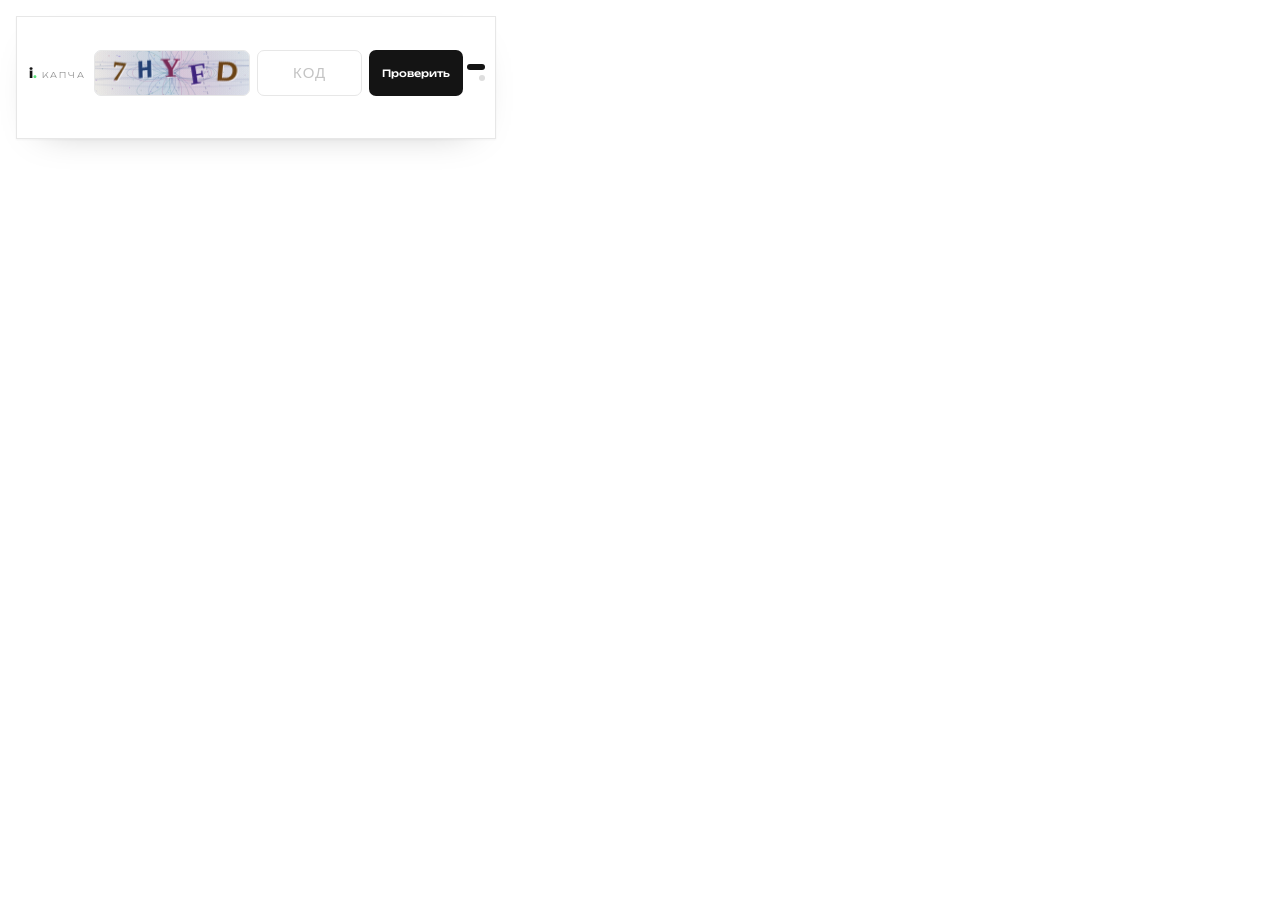
<file: index.html>
<!DOCTYPE html>
<html lang="ru">
<head>
  <meta charset="UTF-8">
  <meta name="viewport" content="width=device-width, initial-scale=1.0">
  <title>і. капча</title>
  <link rel="preconnect" href="https://fonts.googleapis.com">
  <link rel="preconnect" href="https://fonts.gstatic.com" crossorigin>
  <link href="https://fonts.googleapis.com/css2?family=Unbounded:wght@300;500;700&display=swap" rel="stylesheet">
  <style>
    * { margin: 0; padding: 0; box-sizing: border-box; }

    :root {
      --ink: #141414;
      --muted: #9a9a9a;
      --line: #e7e7e7;
      --accent: #5be37b;
    }

    html, body { height: 100%; }

    /* transparent page: the card is the only thing painted, so it embeds cleanly in any iframe.
       ВАЖНО: фон прозрачный и на html, и на body. В браузере полотно вставленного
       документа по умолчанию белое — если прозрачен только body, вокруг плашки видно
       белый прямоугольник. Прозрачность на html убирает его. */
    html { background: transparent; }

    body {
      background: transparent;
      display: flex;
      align-items: flex-start;
      justify-content: flex-start;
      padding: 16px;
      font-family: -apple-system, BlinkMacSystemFont, 'Segoe UI', Roboto, Arial, sans-serif;
      -webkit-font-smoothing: antialiased;
      color: var(--ink);
    }

    /* cropped tightly to the card when embedded in an iframe:
       прямые края + нулевые отступы — iframe обрезается ровно по прямоугольнику плашки */
    html.embedded, html.embedded body { height: auto; }
    html.embedded body { padding: 0; }
    /* плашка занимает всю ширину окошка — тогда справа от неё нет белой полосы */
    html.embedded .captcha { width: 100%; box-shadow: none; }

    /* ── card: fixed footprint, stages are stacked in the same cell ── */
    .captcha {
      position: relative;
      width: min(480px, 100%);
      border: 1px solid var(--line);
      border-radius: 0;
      background: #fff;
      box-shadow: 0 1px 2px rgba(0, 0, 0, 0.04), 0 14px 40px -28px rgba(0, 0, 0, 0.35);
      display: grid;
      grid-template-columns: minmax(0, 1fr);
      overflow: hidden;
      transition: border-color 0.25s;
    }
    .captcha.ok { border-color: #a6e3bd; }
    .captcha.bad { border-color: #f0b4bf; }

    .stage {
      grid-area: 1 / 1;
      min-width: 0;
      padding: 12px 12px 22px;
      transition: opacity 0.28s ease;
    }
    .stage[data-off] { opacity: 0; visibility: hidden; pointer-events: none; }

    /* ── stage 1: single-line strip ── */
    .stage--1 { display: flex; align-items: center; }

    .strip {
      display: flex;
      flex-wrap: nowrap;
      align-items: center;
      gap: 7px;
      width: 100%;
      padding-right: 20px;
    }

    .brand { display: flex; align-items: baseline; gap: 5px; flex: none; padding-right: 2px; }

    .brand__mark {
      font-family: 'Unbounded', sans-serif;
      font-weight: 700;
      font-size: 13px;
      letter-spacing: -0.02em;
      color: var(--ink);
    }
    .brand__mark .dot { color: var(--accent); }

    .brand__name {
      font-family: 'Unbounded', sans-serif;
      font-weight: 300;
      font-size: 8px;
      letter-spacing: 0.22em;
      text-transform: uppercase;
      color: var(--muted);
    }

    #cv {
      flex: none;
      width: 156px;
      height: 46px;
      display: block;
      border: 1px solid var(--line);
      border-radius: 7px;
      background: #eef1f8;
      cursor: pointer;
    }

    input[type=text] {
      flex: 1 1 62px;
      min-width: 0;
      height: 46px;
      border: 1px solid var(--line);
      border-radius: 7px;
      padding: 0 8px;
      font-family: inherit;
      font-size: 15px;
      letter-spacing: 3px;
      text-align: center;
      text-transform: uppercase;
      outline: none;
      transition: border-color 0.2s;
    }
    input[type=text]::placeholder { color: #c4c4c4; letter-spacing: 1px; }
    input[type=text]:focus { border-color: #bcbcbc; }
    input[type=text]:disabled { opacity: 0.55; }

    .check {
      flex: none;
      height: 46px;
      padding: 0 13px;
      border: none;
      border-radius: 7px;
      background: var(--ink);
      color: #fff;
      font-family: 'Unbounded', sans-serif;
      font-size: 10px;
      font-weight: 500;
      cursor: pointer;
      transition: background 0.2s, opacity 0.2s;
    }
    .check:hover { background: #000; }
    .check:disabled { opacity: 0.4; cursor: default; }
    .check--sm { height: 26px; padding: 0 11px; font-size: 9px; letter-spacing: 0.04em; }

    /* ── stage 2: camo image + checkbox grid ── */
    .stage--2 { display: flex; flex-direction: column; }

    .l2__head { display: flex; align-items: center; gap: 8px; min-height: 26px; margin-bottom: 6px; padding-right: 24px; }
    .l2__task { flex: 1 1 auto; min-width: 0; display: block; height: 22px; }
    .l2__img {
      display: block;
      width: 100%;
      height: 50px;
      border: 1px solid var(--line);
      border-radius: 7px;
      background: #eef1f8;
    }
    .l2__rowwrap { position: relative; margin: 5px 1px 0; }
    .l2__bar {
      position: absolute;
      left: 0; top: 0; bottom: 0;
      width: 0;
      border-radius: 5px;
      background: linear-gradient(90deg, #c6f2d3, #5be37b);
      opacity: 0.5;
      transition: width 0.7s linear;
      pointer-events: none;
    }
    .l2__row { position: relative; display: grid; gap: 0; }
    .l2__cell { display: flex; justify-content: center; }
    .l2__cell input[type=checkbox] {
      width: 17px;
      height: 17px;
      margin: 0;
      cursor: pointer;
      accent-color: var(--accent);
    }

    /* ── stage 3: done ── */
    .stage--done { display: flex; flex-direction: column; align-items: center; justify-content: center; gap: 10px; }
    .done__check { width: 54px; height: 54px; }
    .done__check circle { fill: none; stroke: var(--accent); stroke-width: 2; opacity: 0.3; }
    .done__check path {
      fill: none;
      stroke: #1a9e4b;
      stroke-width: 4;
      stroke-linecap: round;
      stroke-linejoin: round;
      stroke-dasharray: 48;
      stroke-dashoffset: 48;
    }
    .stage--done:not([data-off]) .done__check path { animation: draw 0.5s 0.15s ease forwards; }
    @keyframes draw { to { stroke-dashoffset: 0; } }
    .done__text {
      font-family: 'Unbounded', sans-serif;
      font-weight: 500;
      font-size: 12px;
      letter-spacing: 0.04em;
      color: #1a9e4b;
    }

    /* ── stage progress dots (vertical column, top-right) ── */
    .dots {
      position: absolute;
      right: 10px;
      top: 32px;
      height: 46px;
      display: flex;
      flex-direction: column;
      justify-content: center;
      align-items: flex-end;
      gap: 5px;
    }
    /* align the dots with the active stage's first row */
    .stage--1:not([data-off]) ~ .dots { top: 32px; height: 46px; }
    .stage--2:not([data-off]) ~ .dots { top: 12px; height: 26px; }
    .stage--done:not([data-off]) ~ .dots { top: 12px; height: 46px; }
    .dots .dot {
      width: 6px;
      height: 6px;
      border-radius: 3px;
      background: #dedede;
      transition: width 0.32s ease, background 0.3s;
    }
    .dots .dot.on { width: 18px; background: var(--ink); }
    .dots .dot.done { background: var(--accent); }
    .dots .dot.fail { width: 18px; background: #e0344b; }

    /* honeypots — invisible to humans, tempting to bots */
    .hp {
      position: absolute;
      left: -9999px;
      top: 0;
      width: 1px;
      height: 1px;
      opacity: 0;
      pointer-events: none;
    }

    .msg {
      position: absolute;
      top: 100%;
      left: 0;
      right: 0;
      margin-top: 6px;
      text-align: center;
      font-size: 11px;
      color: var(--muted);
      min-height: 13px;
      pointer-events: none;
      transition: color 0.2s;
    }
    .msg.ok { color: #1a9e4b; }
    .msg.bad { color: #e0344b; }

    @keyframes shake {
      0%, 100% { transform: translateX(0); }
      25% { transform: translateX(-6px); }
      50% { transform: translateX(5px); }
      75% { transform: translateX(-3px); }
    }
    .captcha.shake { animation: shake 0.36s; }

    @media (max-width: 560px) {
      .brand__name { display: none; }
      #cv { width: 120px; }
    }

    @media (prefers-reduced-motion: reduce) {
      * { animation: none !important; transition: none !important; }
    }
  </style>
</head>
<body>
  <div class="captcha" id="captcha">

    <div class="stage stage--1" id="stage1">
      <div class="strip">
        <span class="brand">
          <span class="brand__mark">і<span class="dot">.</span></span>
          <span class="brand__name">капча</span>
        </span>

        <canvas id="cv" title="Обновить задание" role="img" aria-label="Капча: нажмите, чтобы обновить"></canvas>

        <input id="inp" type="text" inputmode="latin" autocomplete="off" autocapitalize="characters" spellcheck="false" maxlength="5" placeholder="код" aria-label="Ответ на капчу">

        <button class="check" id="check" type="button">Проверить</button>
      </div>
    </div>

    <div class="stage stage--2" id="stage2" data-off aria-hidden="true">
      <div class="l2__head">
        <canvas class="l2__task" id="l2task" role="img" aria-label="Задание второго шага"></canvas>
        <button class="check check--sm" id="l2check" type="button">Проверить</button>
      </div>
      <canvas class="l2__img" id="l2img" role="img" aria-label="Изображение с символами"></canvas>
      <div class="l2__rowwrap">
        <div class="l2__bar" id="l2bar"></div>
        <div class="l2__row" id="l2row"></div>
        <input class="hp" id="hpcb" type="checkbox" name="confirm_contact" tabindex="-1" autocomplete="off" aria-hidden="true">
      </div>
    </div>

    <div class="stage stage--done" id="stage3" data-off aria-hidden="true">
      <svg class="done__check" viewBox="0 0 52 52" aria-hidden="true">
        <circle cx="26" cy="26" r="24"></circle>
        <path d="M15 27 L23 35 L38 18"></path>
      </svg>
      <div class="done__text">Капча пройдена</div>
    </div>

    <input class="hp" id="hpEmail" type="text" name="email" tabindex="-1" autocomplete="off" aria-hidden="true">
    <input class="hp" id="hpUrl" type="text" name="website" tabindex="-1" autocomplete="off" aria-hidden="true">

    <div class="dots" id="dots" aria-hidden="true">
      <span class="dot on" id="dot1"></span>
      <span class="dot" id="dot2"></span>
    </div>

    <div class="msg" id="msg" aria-live="polite"></div>
  </div>

  <script>
    (function () {
      var cv = document.getElementById('cv');
      var inp = document.getElementById('inp');
      var hpEmail = document.getElementById('hpEmail');
      var hpUrl = document.getElementById('hpUrl');
      var check = document.getElementById('check');
      var msg = document.getElementById('msg');
      var card = document.getElementById('captcha');
      var stage1 = document.getElementById('stage1');
      var stage2 = document.getElementById('stage2');
      var stage3 = document.getElementById('stage3');
      var dot1 = document.getElementById('dot1');
      var dot2 = document.getElementById('dot2');
      var l2task = document.getElementById('l2task');
      var l2img = document.getElementById('l2img');
      var l2row = document.getElementById('l2row');
      var l2bar = document.getElementById('l2bar');
      var l2check = document.getElementById('l2check');
      var hpcb = document.getElementById('hpcb');

      var CHARS = 'ACDEFGHJKLMNPQRSTUVWXYZ23456789';
      var PALETTE = ['#33257a', '#134478', '#7c254c', '#1c6750', '#6a4410', '#46206f', '#243b6b', '#5b2a20'];
      var TEXTFONTS = [
        '"Arial Black", Arial, sans-serif',
        'Impact, "Arial Black", sans-serif',
        'Calibri, "Segoe UI", Arial, sans-serif',
        '"Comic Sans MS", "Comic Sans", cursive',
        'Verdana, Geneva, sans-serif',
        'Tahoma, Geneva, sans-serif',
        'Georgia, "Times New Roman", serif'
      ];
      var STYLES = ['solid', 'solid', 'solid', 'serif', 'mono'];
      var H = 46;

      var challenge = null;
      var solved = false;
      var passedL1 = false;
      var failed = false;
      var renderedAt = 0;
      var attempts = 0;

      var ptrDist = 0, ptrTurns = 0, lastX = null, lastY = null, prevAng = null;
      var keyCount = 0;

      function rand(n) { return Math.floor(Math.random() * n); }
      function pick(a) { return a[rand(a.length)]; }
      function rndChars(n) { var s = ''; for (var i = 0; i < n; i++) s += CHARS[rand(CHARS.length)]; return s; }

      function newChallenge() {
        if (Math.random() < 0.7) {
          var s = rndChars(5);
          return { mode: 'code', display: s, answer: s };
        }
        var a = 1 + rand(9), b = 1 + rand(9);
        if (Math.random() < 0.5) {
          if (a < b) { var t = a; a = b; b = t; }
          return { mode: 'math', display: a + ' - ' + b + ' =', answer: String(a - b) };
        }
        return { mode: 'math', display: a + ' + ' + b + ' =', answer: String(a + b) };
      }

      /* ── canvas helpers ── */
      function ctx2d() {
        var w = cv.clientWidth || 156;
        var dpr = Math.min(2, window.devicePixelRatio || 1);
        cv.width = Math.round(w * dpr);
        cv.height = Math.round(H * dpr);
        cv.style.height = H + 'px';
        var x = cv.getContext('2d');
        x.setTransform(dpr, 0, 0, dpr, 0, 0);
        return { x: x, w: w, h: H, dpr: dpr };
      }
      function mkOff(w, h, dpr) {
        var off = document.createElement('canvas');
        off.width = Math.round(w * dpr);
        off.height = Math.round(h * dpr);
        var o = off.getContext('2d');
        o.setTransform(dpr, 0, 0, dpr, 0, 0);
        return off;
      }

      /* ── paper ── */
      function drawPaper(x, w, h) {
        var g = x.createLinearGradient(0, 0, w, h);
        g.addColorStop(0, '#f8f7f0');
        g.addColorStop(0.5, '#eef1ef');
        g.addColorStop(1, '#e5ebf3');
        x.fillStyle = g;
        x.fillRect(0, 0, w, h);
        for (var i = 0; i < 4; i++) {
          var rg = x.createRadialGradient(Math.random() * w, Math.random() * h, 1, Math.random() * w, Math.random() * h, Math.max(w, h) * 0.7);
          rg.addColorStop(0, pick(['rgba(90,120,200,0.06)', 'rgba(120,90,180,0.06)', 'rgba(90,170,120,0.05)']));
          rg.addColorStop(1, 'rgba(0,0,0,0)');
          x.fillStyle = rg;
          x.fillRect(0, 0, w, h);
        }
      }

      /* ── guilloche ── */
      function drawGuilloche(x, w, h) {
        var cx = w / 2, cy = h / 2, R = Math.min(w, h) * 1.2;
        var inks = ['rgba(40,70,140,', 'rgba(150,50,110,', 'rgba(30,120,110,'];
        for (var c = 0; c < 4; c++) {
          x.strokeStyle = inks[c % 3] + '0.1)';
          x.lineWidth = 0.7;
          x.beginPath();
          var k = 3 + c, amp = 0.45 + 0.08 * c;
          for (var i = 0; i <= 720; i++) {
            var a = i * Math.PI / 180;
            var rr = R * 0.6 * (0.55 + amp * Math.cos(k * a));
            var px = cx + Math.cos(a) * rr * 1.05 + Math.cos(a * (k + 1)) * 2;
            var py = cy + Math.sin(a) * rr * 0.9 + Math.sin(a * (k + 1)) * 2;
            if (i === 0) x.moveTo(px, py); else x.lineTo(px, py);
          }
          x.stroke();
        }
      }

      /* ── security thread ── */
      function drawThread(x, w, h) {
        x.save();
        x.strokeStyle = 'rgba(30,50,110,0.22)';
        x.lineWidth = 1.1;
        x.setLineDash([3, 2.5]);
        x.beginPath();
        var base = w * 0.72;
        for (var y = 0; y <= h; y += 2) {
          var xx = base + Math.sin(y * 0.16) * 2.5;
          if (y === 0) x.moveTo(xx, y); else x.lineTo(xx, y);
        }
        x.stroke();
        x.setLineDash([]);
        x.restore();
      }

      function drawWatermark(x, w, h) {
        x.save();
        x.fillStyle = 'rgba(40,70,140,0.06)';
        x.font = '700 ' + Math.round(h * 0.86) + 'px "Arial Black", Arial, sans-serif';
        x.textAlign = 'center';
        x.textBaseline = 'middle';
        x.fillText('і', w / 2, h / 2 + 1);
        x.restore();
      }

      /* ── one readable glyph with a mild random style ── */
      function drawGlyph(x, ch, cx, cy, size, style, ink, rot, skew, sy) {
        x.save();
        x.translate(cx, cy);
        x.rotate(rot);
        x.transform(1, skew, 0, sy, 0, 0);
        x.textAlign = 'center';
        x.textBaseline = 'middle';

        if (style === 'serif') x.font = '700 ' + size + 'px Georgia, "Times New Roman", serif';
        else if (style === 'mono') x.font = '700 ' + size + 'px "Courier New", monospace';
        else x.font = '700 ' + size + 'px "Arial Black", Arial, sans-serif';

        x.shadowColor = 'rgba(255,255,255,0.75)';
        x.shadowOffsetX = 1;
        x.shadowOffsetY = 1;
        x.shadowBlur = 0.6;
        x.fillStyle = ink;
        x.fillText(ch, 0, 0);
        x.restore();
      }

      /* ── readable glyph layer: even spacing, mild tilt, no overlap ── */
      function drawGlyphLayer(x, w, h) {
        var disp = challenge.display;
        var n = disp.length;
        var pad = 9;
        var slot = (w - pad * 2) / n;
        var base = Math.max(19, Math.min(29, Math.round(slot * 1.12)));

        x.textAlign = 'center';
        x.textBaseline = 'middle';

        var inks = [], styles = [], rots = [], sys = [], sizes = [], cys = [], xs = [];
        for (var i = 0; i < n; i++) {
          inks[i] = pick(PALETTE);
          styles[i] = pick(STYLES);
          rots[i] = (Math.random() - 0.5) * 0.3;
          sys[i] = 0.92 + Math.random() * 0.16;
          sizes[i] = base + rand(3) - 1;
          cys[i] = h / 2 + (Math.random() - 0.5) * 5;
          xs[i] = pad + slot * (i + 0.5) + (Math.random() - 0.5) * 2.5;
        }

        for (var v = 0; v < 2; v++) {
          x.save();
          x.strokeStyle = 'rgba(60,80,140,0.2)';
          x.lineWidth = 0.8;
          x.beginPath();
          var vx = pad + slot * Math.random() * n;
          x.moveTo(vx, 4);
          x.bezierCurveTo(vx + (Math.random() - 0.5) * 8, h * 0.35, vx + (Math.random() - 0.5) * 8, h * 0.65, vx + (Math.random() - 0.5) * 6, h - 4);
          x.stroke();
          x.restore();
        }

        for (var k = 0; k < n; k++) {
          drawGlyph(x, disp[k], xs[k], cys[k], sizes[k], styles[k], inks[k], rots[k], (Math.random() - 0.5) * 0.16, sys[k]);
        }
      }

      /* ── wave warp ── */
      function warpBlit(dest, off, w, h, dpr) {
        var slice = 2;
        var f1 = 1.2 + Math.random() * 0.6, f2 = 1.6 + Math.random() * 0.8;
        for (var sx = 0; sx < w; sx += slice) {
          var t = sx / w;
          var dy = Math.sin(t * Math.PI * 2 * f1) * 1.4 + Math.sin(t * Math.PI * 2 * f2 + 1) * 0.7;
          var dx = Math.sin(t * Math.PI * 2 * f1 * 0.6 + 1.2) * 0.9;
          var sw = Math.min(slice, w - sx);
          dest.drawImage(off, Math.round(sx * dpr), 0, Math.round(sw * dpr), off.height, sx + dx, dy, sw, h);
        }
      }

      function drawSpeckle(x, w, h) {
        for (var i = 0; i < 70; i++) {
          x.fillStyle = 'rgba(' + (40 + rand(120)) + ',' + (50 + rand(110)) + ',' + (90 + rand(120)) + ',' + (0.15 + Math.random() * 0.3).toFixed(2) + ')';
          x.fillRect(Math.random() * w, Math.random() * h, Math.random() < 0.2 ? 2 : 1, 1);
        }
      }

      function drawShine(x, w, h) {
        var g = x.createLinearGradient(0, h, w, 0);
        g.addColorStop(0, 'rgba(120,0,255,0)');
        g.addColorStop(0.45, 'rgba(0,180,255,0.08)');
        g.addColorStop(0.56, 'rgba(255,0,150,0.07)');
        g.addColorStop(1, 'rgba(120,0,255,0)');
        x.fillStyle = g;
        x.fillRect(0, 0, w, h);
      }

      function drawCode() {
        var c = ctx2d();
        var x = c.x, w = c.w, h = c.h, dpr = c.dpr;

        drawPaper(x, w, h);
        drawGuilloche(x, w, h);
        drawThread(x, w, h);
        drawWatermark(x, w, h);

        for (var l = 0; l < 4; l++) {
          x.save();
          x.strokeStyle = 'rgba(70,90,150,0.2)';
          x.lineWidth = 0.7 + Math.random() * 0.5;
          x.beginPath();
          var y = 6 + Math.random() * (h - 12);
          x.moveTo(-4, y);
          x.bezierCurveTo(w * 0.33, y + (Math.random() - 0.5) * 10, w * 0.66, y + (Math.random() - 0.5) * 10, w + 4, y + (Math.random() - 0.5) * 6);
          x.stroke();
          x.restore();
        }

        var off = mkOff(w, h, dpr);
        drawGlyphLayer(off.getContext('2d'), w, h);
        var tmp = mkOff(w, h, dpr);
        warpBlit(tmp.getContext('2d'), off, w, h, dpr);
        x.drawImage(tmp, 0, 0, w, h);

        for (var o = 0; o < 2; o++) {
          x.save();
          x.strokeStyle = 'rgba(70,90,150,0.15)';
          x.lineWidth = 0.7;
          x.beginPath();
          var oy = 8 + Math.random() * (h - 16);
          x.moveTo(-4, oy);
          x.bezierCurveTo(w * 0.3, oy + (Math.random() - 0.5) * 14, w * 0.7, oy + (Math.random() - 0.5) * 14, w + 4, oy);
          x.stroke();
          x.restore();
        }

        drawSpeckle(x, w, h);
        drawShine(x, w, h);
        renderedAt = Date.now();
      }

      function drawSolved() {
        var c = ctx2d();
        var x = c.x, w = c.w, h = c.h;
        var g = x.createLinearGradient(0, 0, w, h);
        g.addColorStop(0, '#eefaf2');
        g.addColorStop(1, '#d9f5e5');
        x.fillStyle = g;
        x.fillRect(0, 0, w, h);
        x.strokeStyle = '#1a9e4b';
        x.lineWidth = 3;
        x.lineCap = 'round';
        x.lineJoin = 'round';
        x.beginPath();
        x.moveTo(w / 2 - 12, h / 2 + 1);
        x.lineTo(w / 2 - 3, h / 2 + 10);
        x.lineTo(w / 2 + 13, h / 2 - 9);
        x.stroke();
        drawSpeckle(x, w, h);
      }

      function setMsg(t, cls) {
        msg.textContent = t;
        msg.className = 'msg' + (cls ? ' ' + cls : '');
      }
      function shake() {
        card.classList.remove('shake');
        void card.offsetWidth;
        card.classList.add('shake');
      }

      function activate(el) { el.removeAttribute('data-off'); }
      function deactivate(el) { el.setAttribute('data-off', ''); }
      function setDots(a, b) {
        dot1.className = 'dot' + (a ? ' ' + a : '');
        dot2.className = 'dot' + (b ? ' ' + b : '');
      }

      function finalFail(stage) {
        if (failed) return;
        failed = true;
        card.classList.add('bad');
        card.classList.remove('ok');
        shake();
        inp.disabled = true;
        check.disabled = true;
        l2check.disabled = true;
        if (hpcb) hpcb.disabled = true;
        if (L2 && L2.checks) for (var i = 0; i < L2.checks.length; i++) L2.checks[i].disabled = true;
        if (stage === 2) setDots('done', 'fail');
        else setDots('fail', passedL1 ? 'on' : '');
        setMsg('Вы не прошли проверку. Обновите страницу, чтобы попробовать снова.', 'bad');
      }

      function refreshCode() {
        if (solved || passedL1 || failed) return;
        challenge = newChallenge();
        inp.value = '';
        inp.setAttribute('placeholder', challenge.mode === 'math' ? 'ответ' : 'код');
        drawCode();
        setMsg('');
        card.classList.remove('ok', 'bad');
      }

      /* ── LEVEL 2: camo image + checkbox grid ── */
      var RULES = [
        { key: 'text', label: 'Отметьте все буквы и цифры' },
        { key: 'shape', label: 'Отметьте все геометрические фигуры' },
        { key: 'emoji', label: 'Отметьте все смайлики' }
      ];
      var SHAPES = ['triangle', 'square', 'circle', 'diamond', 'pentagon', 'hexagon', 'star', 'cross'];
      var EMOJI = ['\uD83D\uDE00', '\uD83D\uDE0E', '\u2B50', '\u2764\uFE0F', '\uD83C\uDF40', '\u26A1', '\uD83C\uDFAF', '\uD83D\uDD25', '\uD83C\uDF08'];
      var CATS = ['text', 'shape', 'emoji'];
      var L2 = null;
      var l2Attempts = 0;
      var L2H = 50;

      function hexName() {
        var h = '0123456789abcdef', s = '';
        for (var i = 0; i < 10; i++) s += h[rand(16)];
        return s;
      }

      function poly(x, R, sides, rot) {
        var step = Math.PI * 2 / sides;
        for (var i = 0; i < sides; i++) {
          var a = rot + i * step;
          var px = Math.cos(a) * R, py = Math.sin(a) * R;
          if (i === 0) x.moveTo(px, py); else x.lineTo(px, py);
        }
      }
      function star(x, R, points, rot, ratio) {
        var step = Math.PI / points;
        for (var i = 0; i < points * 2; i++) {
          var r = (i % 2) ? R * ratio : R;
          var a = rot + i * step;
          var px = Math.cos(a) * r, py = Math.sin(a) * r;
          if (i === 0) x.moveTo(px, py); else x.lineTo(px, py);
        }
      }
      function drawShape(x, name, R) {
        x.beginPath();
        if (name === 'circle') x.arc(0, 0, R * 0.9, 0, Math.PI * 2);
        else if (name === 'square') x.rect(-R * 0.78, -R * 0.78, R * 1.56, R * 1.56);
        else if (name === 'triangle') poly(x, R, 3, -Math.PI / 2);
        else if (name === 'diamond') poly(x, R, 4, Math.PI / 4);
        else if (name === 'pentagon') poly(x, R, 5, -Math.PI / 2);
        else if (name === 'hexagon') poly(x, R, 6, 0);
        else if (name === 'star') star(x, R, 5, -Math.PI / 2, 0.45);
        else if (name === 'cross') {
          var t = R * 0.3;
          x.rect(-t, -R, t * 2, R * 2);
          x.moveTo(R, -t);
          x.rect(-R, -t, R * 2, t * 2);
        }
        x.closePath();
        x.fill();
      }

      function buildL2() {
        var rule = pick(RULES);
        var n = 8 + rand(3);
        var slots = [];
        for (var i = 0; i < n; i++) {
          var c;
          if (i === 0) c = rule.key;
          else if (i === 1) c = pick(CATS.filter(function (k) { return k !== rule.key; }));
          else c = pick(CATS);
          slots.push(c);
        }
        var t = slots.filter(function (c) { return c === rule.key; }).length;
        var guard = 0;
        while (t < 2 && guard++ < 50) { slots[rand(n)] = rule.key; t = slots.filter(function (c) { return c === rule.key; }).length; }
        while (t > n - 2 && guard++ < 100) { var idx = rand(n); if (slots[idx] === rule.key) slots[idx] = pick(CATS.filter(function (k) { return k !== rule.key; })); t = slots.filter(function (c) { return c === rule.key; }).length; }
        var answer = [];
        for (var j = 0; j < n; j++) if (slots[j] === rule.key) answer.push(j);
        L2 = { rule: rule, slots: slots, answer: answer, n: n, checks: [] };
      }

      function drawL2Background(x, w, h) {
        var g = x.createLinearGradient(0, 0, w, h);
        g.addColorStop(0, '#f8f7f0');
        g.addColorStop(0.5, '#eef1ef');
        g.addColorStop(1, '#e5ebf3');
        x.fillStyle = g;
        x.fillRect(0, 0, w, h);
        for (var i = 0; i < 3; i++) {
          var rg = x.createRadialGradient(Math.random() * w, Math.random() * h, 1, Math.random() * w, Math.random() * h, Math.max(w, h) * 0.6);
          rg.addColorStop(0, pick(['rgba(90,120,200,0.06)', 'rgba(120,90,180,0.06)', 'rgba(90,170,120,0.05)']));
          rg.addColorStop(1, 'rgba(0,0,0,0)');
          x.fillStyle = rg;
          x.fillRect(0, 0, w, h);
        }
      }

      function drawL2Slot(x, cat, cx, cy, size) {
        size = Math.max(18, Math.min(30, Math.round(size)));
        x.save();
        x.translate(cx, cy);
        x.rotate((Math.random() - 0.5) * 0.34);
        x.textAlign = 'center';
        x.textBaseline = 'middle';
        var ink = pick(PALETTE);
        if (cat === 'text') {
          x.font = '700 ' + size + 'px ' + pick(TEXTFONTS);
          x.shadowColor = 'rgba(255,255,255,0.75)';
          x.shadowOffsetX = 1;
          x.shadowOffsetY = 1;
          x.shadowBlur = 0.6;
          x.fillStyle = ink;
          x.fillText(pick(CHARS), 0, 0);
        } else if (cat === 'emoji') {
          x.font = Math.round(size * 0.98) + 'px "Segoe UI Emoji", "Apple Color Emoji", "Noto Color Emoji", sans-serif';
          x.fillStyle = '#000';
          x.fillText(pick(EMOJI), 0, 0);
        } else {
          x.fillStyle = ink;
          x.strokeStyle = ink;
          drawShape(x, pick(SHAPES), size * 0.62);
        }
        x.restore();
      }

      function drawL2Noise(x, w, h) {
        for (var l = 0; l < 6; l++) {
          x.save();
          x.strokeStyle = 'rgba(' + (40 + rand(60)) + ',' + (60 + rand(60)) + ',' + (110 + rand(60)) + ',0.22)';
          x.lineWidth = 0.7 + Math.random() * 0.6;
          x.beginPath();
          var y = Math.random() * h;
          x.moveTo(-4, y);
          x.bezierCurveTo(w * 0.33, y + (Math.random() - 0.5) * 22, w * 0.66, y + (Math.random() - 0.5) * 22, w + 4, y + (Math.random() - 0.5) * 14);
          x.stroke();
          x.restore();
        }
        for (var i = 0; i < 120; i++) {
          x.fillStyle = 'rgba(' + (40 + rand(120)) + ',' + (50 + rand(110)) + ',' + (90 + rand(120)) + ',' + (0.15 + Math.random() * 0.3).toFixed(2) + ')';
          x.fillRect(Math.random() * w, Math.random() * h, Math.random() < 0.2 ? 2 : 1, 1);
        }
        for (var d = 0; d < 2; d++) {
          x.save();
          x.globalAlpha = 0.16;
          x.font = '700 ' + (15 + rand(9)) + 'px "Arial Black", Arial, sans-serif';
          x.fillStyle = pick(PALETTE);
          x.translate(Math.random() * w, h / 2 + (Math.random() - 0.5) * 14);
          x.rotate((Math.random() - 0.5) * 1.2);
          x.textAlign = 'center';
          x.textBaseline = 'middle';
          x.fillText(pick(CHARS), 0, 0);
          x.restore();
        }
      }

      function drawL2() {
        if (!L2) return;
        var dpr = Math.min(2, window.devicePixelRatio || 1);
        var w = l2img.clientWidth || (card.clientWidth - 26) || 300;
        l2img.width = Math.round(w * dpr);
        l2img.height = Math.round(L2H * dpr);
        var x = l2img.getContext('2d');
        x.setTransform(dpr, 0, 0, dpr, 0, 0);
        drawL2Background(x, w, L2H);

        var n = L2.n, slot = w / n;
        for (var i = 0; i < n; i++) {
          drawL2Slot(x, L2.slots[i], slot * (i + 0.5), L2H / 2 + (Math.random() - 0.5) * 5, Math.min(slot * 0.7, 30));
        }
        drawL2Noise(x, w, L2H);
      }

      function drawL2Task() {
        if (!L2) return;
        var dpr = Math.min(2, window.devicePixelRatio || 1);
        var w = l2task.clientWidth || (card.clientWidth - 120) || 260;
        var h = 22;
        l2task.width = Math.round(w * dpr);
        l2task.height = Math.round(h * dpr);
        var x = l2task.getContext('2d');
        x.setTransform(dpr, 0, 0, dpr, 0, 0);
        x.clearRect(0, 0, w, h);
        x.font = '600 13px -apple-system, "Segoe UI", Roboto, Arial, sans-serif';
        x.fillStyle = '#141414';
        x.textAlign = 'left';
        x.textBaseline = 'middle';
        x.fillText(L2.rule.label, 1, h / 2 + 1);
      }

      function buildL2Row() {
        var n = L2.n;
        l2row.style.gridTemplateColumns = 'repeat(' + n + ', 1fr)';
        l2row.innerHTML = '';
        L2.checks = [];
        for (var i = 0; i < n; i++) {
          var cell = document.createElement('div');
          cell.className = 'l2__cell';
          var cb = document.createElement('input');
          cb.type = 'checkbox';
          cb.setAttribute('name', hexName());
          cb.setAttribute('aria-label', 'Отметка ' + (i + 1));
          cell.appendChild(cb);
          l2row.appendChild(cell);
          L2.checks.push(cb);
        }
      }

      function mountL2() {
        buildL2();
        buildL2Row();
        l2bar.style.transition = 'none';
        l2bar.style.width = '0';
        deactivate(stage1);
        activate(stage2);
        l2check.disabled = false;
        /* layout is already computed (stage2 is always in the grid cell) */
        drawL2Task();
        drawL2();
        l2bar.getBoundingClientRect();
        l2bar.style.transition = '';
      }

      function renderL2() {
        buildL2();
        buildL2Row();
        l2bar.style.transition = 'none';
        l2bar.style.width = '0';
        drawL2Task();
        drawL2();
        l2bar.getBoundingClientRect();
        l2bar.style.transition = '';
      }

      function checkL2() {
        if (!L2 || solved || failed) return;
        if (hpcb.checked) { hpcb.checked = false; finalFail(2); return; }
        var got = [];
        for (var i = 0; i < L2.n; i++) if (L2.checks[i].checked) got.push(i);
        var ans = L2.answer, ok = got.length === ans.length;
        if (ok) { for (var j = 0; j < ans.length; j++) if (got[j] !== ans[j]) { ok = false; break; } }
        if (ok) {
          l2Attempts = 0;
          l2Success();
        } else {
          l2Attempts++;
          card.classList.add('bad');
          card.classList.remove('ok');
          shake();
          if (l2Attempts >= 3) { finalFail(2); return; }
          setMsg('Неверно, попробуйте ещё раз', 'bad');
          renderL2();
        }
      }

      /* verification animation: checkboxes fill like a progress bar, then done */
      function l2Success() {
        if (solved) return;
        solved = true;
        l2check.disabled = true;
        setMsg('Проверка…', '');
        l2bar.style.width = '100%';
        var n = L2.n;
        for (var i = 0; i < n; i++) {
          (function (idx) {
            window.setTimeout(function () {
              if (L2.checks[idx]) L2.checks[idx].checked = true;
            }, 90 + idx * (620 / n));
          })(i);
        }
        window.setTimeout(function () {
          deactivate(stage2);
          activate(stage3);
          setDots('done', 'done');
          setMsg('');
          card.classList.add('ok');
          card.classList.remove('bad');
          postSuccess();
        }, 90 + 620 + 300);
      }

      function postSuccess() {
        try {
          if (window.parent && window.parent !== window) {
            window.parent.postMessage({ type: 'captcha-success', source: 'i-studio' }, '*');
          }
        } catch (e) {}
      }

      function success() {
        passedL1 = true;
        drawSolved();
        card.classList.add('ok');
        card.classList.remove('bad');
        inp.disabled = true;
        check.disabled = true;
        setDots('done', 'on');
        setMsg('');
        mountL2();
      }

      function fail(t) {
        if (failed) return;
        card.classList.add('bad');
        card.classList.remove('ok');
        setMsg(t || 'Неверно, попробуйте ещё раз', 'bad');
        shake();
        inp.value = '';
        window.setTimeout(function () {
          if (solved || passedL1) return;
          challenge = newChallenge();
          inp.setAttribute('placeholder', challenge.mode === 'math' ? 'ответ' : 'код');
          drawCode();
          inp.focus();
        }, 420);
      }

      function checkCode() {
        if (solved || passedL1 || failed) return;
        if (hpEmail.value || hpUrl.value) { hpEmail.value = ''; hpUrl.value = ''; finalFail(1); return; }

        var elapsed = Date.now() - renderedAt;
        var human = (keyCount >= 3) || (ptrDist > 40 && ptrTurns >= 1);
        if (elapsed < 800 || !human) { finalFail(1); return; }

        var val = inp.value.trim().toUpperCase();
        if (!val) { card.classList.add('bad'); setMsg('Введите ответ', 'bad'); return; }
        if (val === challenge.answer.toUpperCase()) {
          attempts = 0;
          success();
        } else {
          attempts++;
          if (attempts >= 5) { attempts = 0; finalFail(1); }
          else fail('Неверно, попробуйте ещё раз');
        }
      }

      /* ── behavioral tracking ── */
      function onMove(e) {
        var pt = e.touches ? e.touches[0] : e;
        if (!pt) return;
        var x = pt.clientX, y = pt.clientY;
        if (lastX != null) {
          var dx = x - lastX, dy = y - lastY;
          ptrDist += Math.sqrt(dx * dx + dy * dy);
          if (ptrDist > 2) {
            var ang = Math.atan2(dy, dx);
            if (prevAng != null && Math.abs(ang - prevAng) > 0.35) ptrTurns++;
            prevAng = ang;
          }
        }
        lastX = x; lastY = y;
      }
      window.addEventListener('pointermove', onMove, { passive: true });
      window.addEventListener('touchmove', onMove, { passive: true });
      window.addEventListener('mousemove', onMove, { passive: true });

      check.addEventListener('click', checkCode);
      l2check.addEventListener('click', checkL2);
      cv.addEventListener('click', refreshCode);
      inp.addEventListener('keydown', function (e) {
        keyCount++;
        if (e.key === 'Enter') { e.preventDefault(); checkCode(); }
      });
      inp.addEventListener('input', function () {
        inp.value = inp.value.toUpperCase().replace(/[^A-Z0-9]/g, '');
      });
      window.addEventListener('resize', function () {
        if (passedL1) drawSolved(); else drawCode();
        if (L2 && !solved && passedL1) { drawL2Task(); drawL2(); }
        postHeight();
      });

      /* ── embed: crop the page to the card and report the height to the parent ── */
      var embedded = window.parent && window.parent !== window;
      if (embedded) document.documentElement.className += ' embedded';

      function postHeight() {
        if (!embedded) return;
        try {
          var card = document.querySelector('.captcha');
          var h = card ? card.getBoundingClientRect().height : document.documentElement.scrollHeight;
          window.parent.postMessage({ type: 'captcha-resize', height: Math.ceil(h) }, '*');
        } catch (e) {}
      }
      window.addEventListener('load', postHeight);
      window.addEventListener('message', function (e) {
        if (e.data && e.data.type === 'captcha-height-request') postHeight();
      });
      window.setTimeout(postHeight, 60);
      window.setTimeout(postHeight, 400);
      if (document.fonts && document.fonts.ready) document.fonts.ready.then(postHeight);

      refreshCode();
      postHeight();
    })();
  </script>
</body>
</html>
</file>
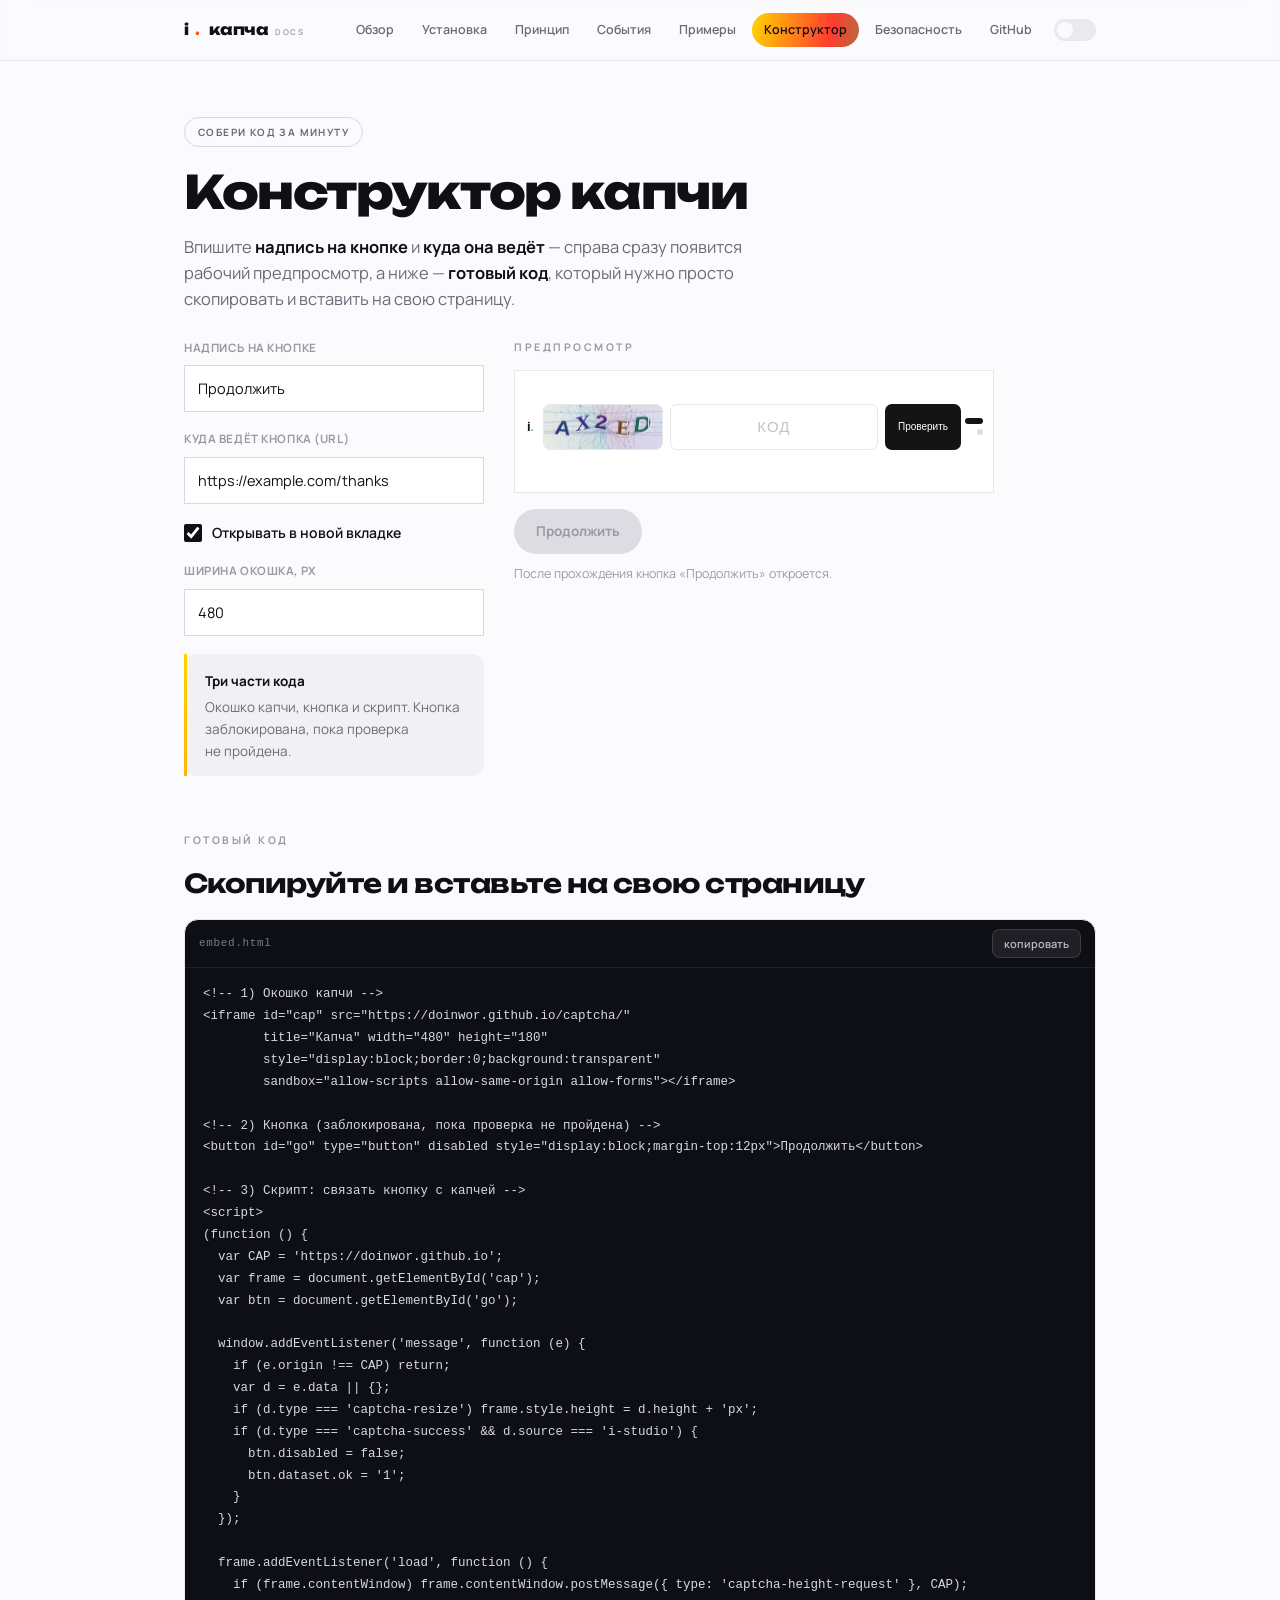
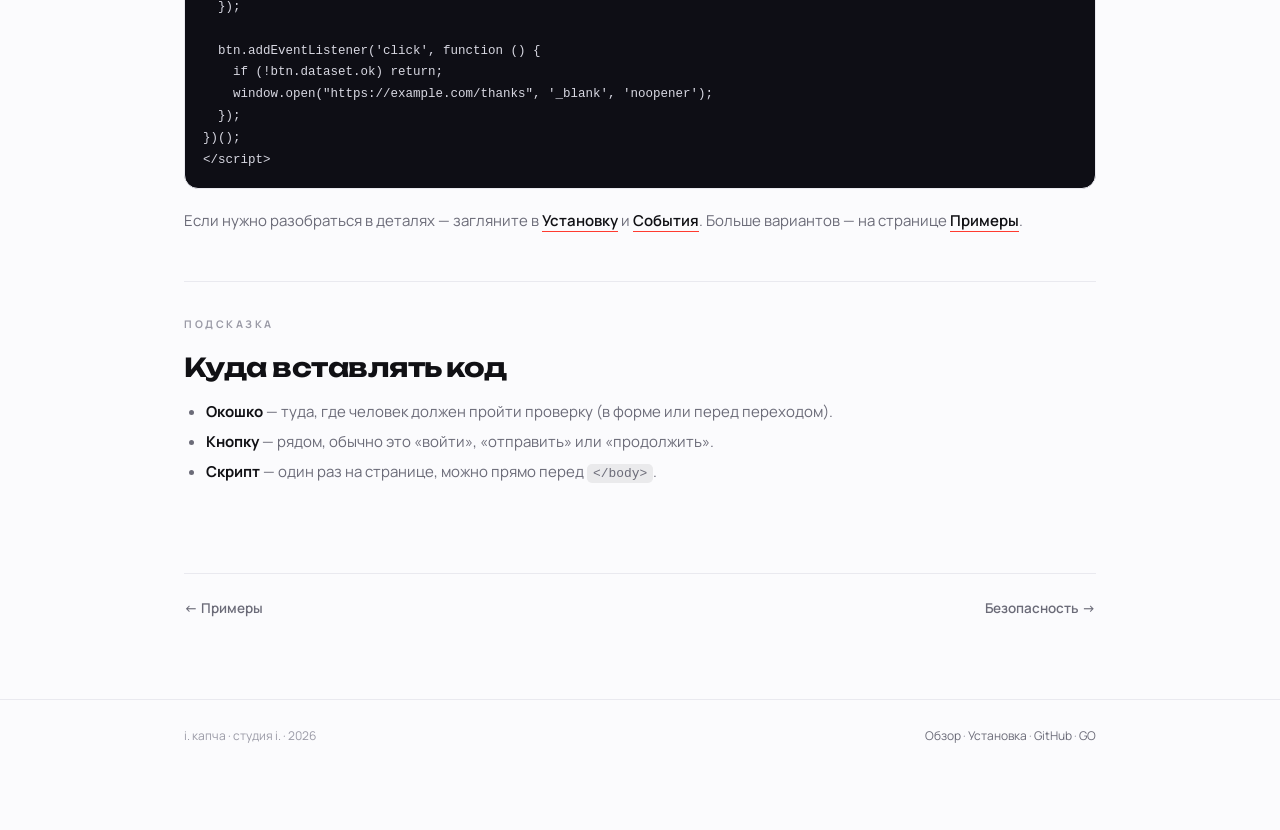
<file: builder.html>
<!DOCTYPE html>
<html lang="ru">
<head>
  <meta charset="UTF-8">
  <meta name="viewport" content="width=device-width, initial-scale=1.0">
  <title>Конструктор — і. капча</title>
  <meta name="description" content="Соберите код капчи: впишите надпись на кнопке и адрес, куда она ведёт, — и получите готовый код для вставки на сайт.">
  <script>try{var t=localStorage.getItem('cap-theme');if(t==='dark')document.documentElement.setAttribute('data-theme','dark');}catch(e){}</script>
  <link rel="preconnect" href="https://fonts.googleapis.com">
  <link rel="preconnect" href="https://fonts.gstatic.com" crossorigin>
  <link href="https://fonts.googleapis.com/css2?family=Manrope:wght@400;500;600;700;800&family=Unbounded:wght@500;700;800;900&display=swap" rel="stylesheet">
  <link rel="stylesheet" href="site.css">
</head>
<body>
  <header class="nav">
    <div class="nav__inner">
      <a class="brand" href="official.html">і<span class="tri-text">.</span>&nbsp;капча<span class="tag">docs</span></a>
      <nav class="nav__links">
        <a href="official.html">Обзор</a>
        <a href="install.html">Установка</a>
        <a href="how.html">Принцип</a>
        <a href="events.html">События</a>
        <a href="examples.html">Примеры</a>
        <a href="builder.html">Конструктор</a>
        <a href="security.html">Безопасность</a>
        <a class="nav__gh" href="https://github.com/Doinwor/captcha" target="_blank" rel="noopener">GitHub</a>
        <button class="theme-toggle" id="themeToggle" aria-label="Переключить тему"><span class="theme-toggle__knob"></span></button>
      </nav>
    </div>
  </header>

  <main>
    <div class="wrap">
      <span class="badge">собери код за минуту</span>
      <h1>Конструктор капчи</h1>
      <p class="lead">
        Впишите <strong>надпись на кнопке</strong> и&nbsp;<strong>куда она ведёт</strong> — справа сразу
        появится рабочий предпросмотр, а&nbsp;ниже&nbsp;— <strong>готовый код</strong>, который нужно просто
        скопировать и&nbsp;вставить на&nbsp;свою страницу.
      </p>

      <div class="builder">
        <div class="builder__form">
          <div class="field">
            <span>Надпись на кнопке</span>
            <input id="bText" type="text" value="Продолжить" autocomplete="off">
          </div>

          <div class="field">
            <span>Куда ведёт кнопка (URL)</span>
            <input id="bUrl" type="text" value="https://example.com/thanks" autocomplete="off" spellcheck="false">
          </div>

          <div class="field field--check">
            <input id="bNew" type="checkbox" checked>
            <span>Открывать в новой вкладке</span>
          </div>

          <div class="field">
            <span>Ширина окошка, px</span>
            <input id="bWidth" type="number" min="260" max="480" step="10" value="480">
          </div>

          <div class="callout">
            <b>Три части кода</b>
            <p>Окошко капчи, кнопка и&nbsp;скрипт. Кнопка заблокирована, пока проверка не&nbsp;пройдена.</p>
          </div>
        </div>

        <div class="builder__preview">
          <div class="eyebrow">Предпросмотр</div>
          <iframe id="pv" class="preview__frame" scrolling="no"
                  src="https://doinwor.github.io/captcha/"
                  title="Предпросмотр капчи"
                  sandbox="allow-scripts allow-same-origin allow-forms"></iframe>
          <div class="preview__row">
            <button id="pvBtn" class="btn btn--tri" type="button" disabled>Продолжить</button>
          </div>
          <p class="preview__cap" id="pvNote">После прохождения проверки кнопка откроется.</p>
        </div>
      </div>

      <section>
        <div class="eyebrow">Готовый код</div>
        <h2>Скопируйте и вставьте на свою страницу</h2>
        <div class="codeblock">
          <div class="codeblock__bar">
            <span class="codeblock__label">embed.html</span>
            <button class="copy-btn" type="button">копировать</button>
          </div>
          <pre><code id="out"></code></pre>
        </div>
        <p>Если нужно разобраться в&nbsp;деталях — загляните в&nbsp;<a class="link" href="install.html">Установку</a>
          и&nbsp;<a class="link" href="events.html">События</a>. Больше вариантов — на&nbsp;странице
          <a class="link" href="examples.html">Примеры</a>.</p>
      </section>

      <section>
        <div class="eyebrow">Подсказка</div>
        <h2>Куда вставлять код</h2>
        <ul class="plain">
          <li><strong>Окошко</strong> — туда, где человек должен пройти проверку (в&nbsp;форме или перед переходом).</li>
          <li><strong>Кнопку</strong> — рядом, обычно это «войти», «отправить» или «продолжить».</li>
          <li><strong>Скрипт</strong> — один раз на&nbsp;странице, можно прямо перед <code>&lt;/body&gt;</code>.</li>
        </ul>
      </section>

      <nav class="pager">
        <a href="examples.html">← Примеры</a>
        <a class="next" href="security.html">Безопасность →</a>
      </nav>
    </div>
  </main>

  <footer class="site">
    <div class="wrap">
      <span>і.&nbsp;капча · студия і. · 2026</span>
      <span>
        <a href="official.html">Обзор</a> ·
        <a href="install.html">Установка</a> ·
        <a href="https://github.com/Doinwor/captcha" target="_blank" rel="noopener">GitHub</a> ·
        <a href="https://doinwor.github.io/go-ecosystem/" target="_blank" rel="noopener">GO</a>
      </span>
    </div>
  </footer>

  <script src="site.js"></script>
  <script>
  (function () {
    var CAP = 'https://doinwor.github.io';
    var t    = document.getElementById('bText');
    var u    = document.getElementById('bUrl');
    var nw   = document.getElementById('bNew');
    var w    = document.getElementById('bWidth');
    var pv   = document.getElementById('pv');
    var pvb  = document.getElementById('pvBtn');
    var note = document.getElementById('pvNote');
    var out  = document.getElementById('out');

    function esc(s) {
      return String(s).replace(/&/g, '&amp;').replace(/</g, '&lt;').replace(/>/g, '&gt;');
    }
    function label() { return t.value || 'Продолжить'; }
    function target() { return u.value || 'https://example.com/thanks'; }

    function build() {
      var text  = label();
      var url   = target();
      var width = Math.max(260, Math.min(480, parseInt(w.value, 10) || 480));
      var urlJs = JSON.stringify(url);
      var nav   = nw.checked
        ? "window.open(" + urlJs + ", '_blank', 'noopener');"
        : "window.location.href = " + urlJs + ";";

      var L = [];
      L.push('<!-- 1) Окошко капчи -->');
      L.push('<iframe id="cap" src="https://doinwor.github.io/captcha/"');
      L.push('        title="Капча" width="' + width + '" height="180"');
      L.push('        style="display:block;border:0;background:transparent"');
      L.push('        sandbox="allow-scripts allow-same-origin allow-forms"></iframe>');
      L.push('');
      L.push('<!-- 2) Кнопка (заблокирована, пока проверка не пройдена) -->');
      L.push('<button id="go" type="button" disabled style="display:block;margin-top:12px">' + esc(text) + '</button>');
      L.push('');
      L.push('<!-- 3) Скрипт: связать кнопку с капчей -->');
      L.push('<script>');
      L.push('(function () {');
      L.push("  var CAP = 'https://doinwor.github.io';");
      L.push("  var frame = document.getElementById('cap');");
      L.push("  var btn = document.getElementById('go');");
      L.push('');
      L.push("  window.addEventListener('message', function (e) {");
      L.push('    if (e.origin !== CAP) return;');
      L.push('    var d = e.data || {};');
      L.push("    if (d.type === 'captcha-resize') frame.style.height = d.height + 'px';");
      L.push("    if (d.type === 'captcha-success' && d.source === 'i-studio') {");
      L.push('      btn.disabled = false;');
      L.push("      btn.dataset.ok = '1';");
      L.push('    }');
      L.push('  });');
      L.push('');
      L.push("  frame.addEventListener('load', function () {");
      L.push("    if (frame.contentWindow) frame.contentWindow.postMessage({ type: 'captcha-height-request' }, CAP);");
      L.push('  });');
      L.push('');
      L.push("  btn.addEventListener('click', function () {");
      L.push("    if (!btn.dataset.ok) return;");
      L.push('    ' + nav);
      L.push('  });');
      L.push('})();');
      L.push('<\/script>');

      out.textContent = L.join('\n');

      pvb.textContent = text;
      pv.style.width = width + 'px';
      note.textContent = 'После прохождения кнопка «' + text + '» откроется.';
    }

    window.addEventListener('message', function (e) {
      if (e.origin !== CAP) return;
      var d = e.data || {};
      if (d.type === 'captcha-resize') pv.style.height = d.height + 'px';
      if (d.type === 'captcha-success' && d.source === 'i-studio') {
        pvb.disabled = false;
        pvb.dataset.ok = '1';
      }
    });
    pv.addEventListener('load', function () {
      if (pv.contentWindow) pv.contentWindow.postMessage({ type: 'captcha-height-request' }, CAP);
    });
    pvb.addEventListener('click', function () {
      if (!pvb.dataset.ok) return;
      note.textContent = 'Кнопка активна → откроется ' + target();
    });

    [t, u, nw, w].forEach(function (el) {
      el.addEventListener('input', build);
      el.addEventListener('change', build);
    });
    build();
  })();
  </script>
</body>
</html>
</file>
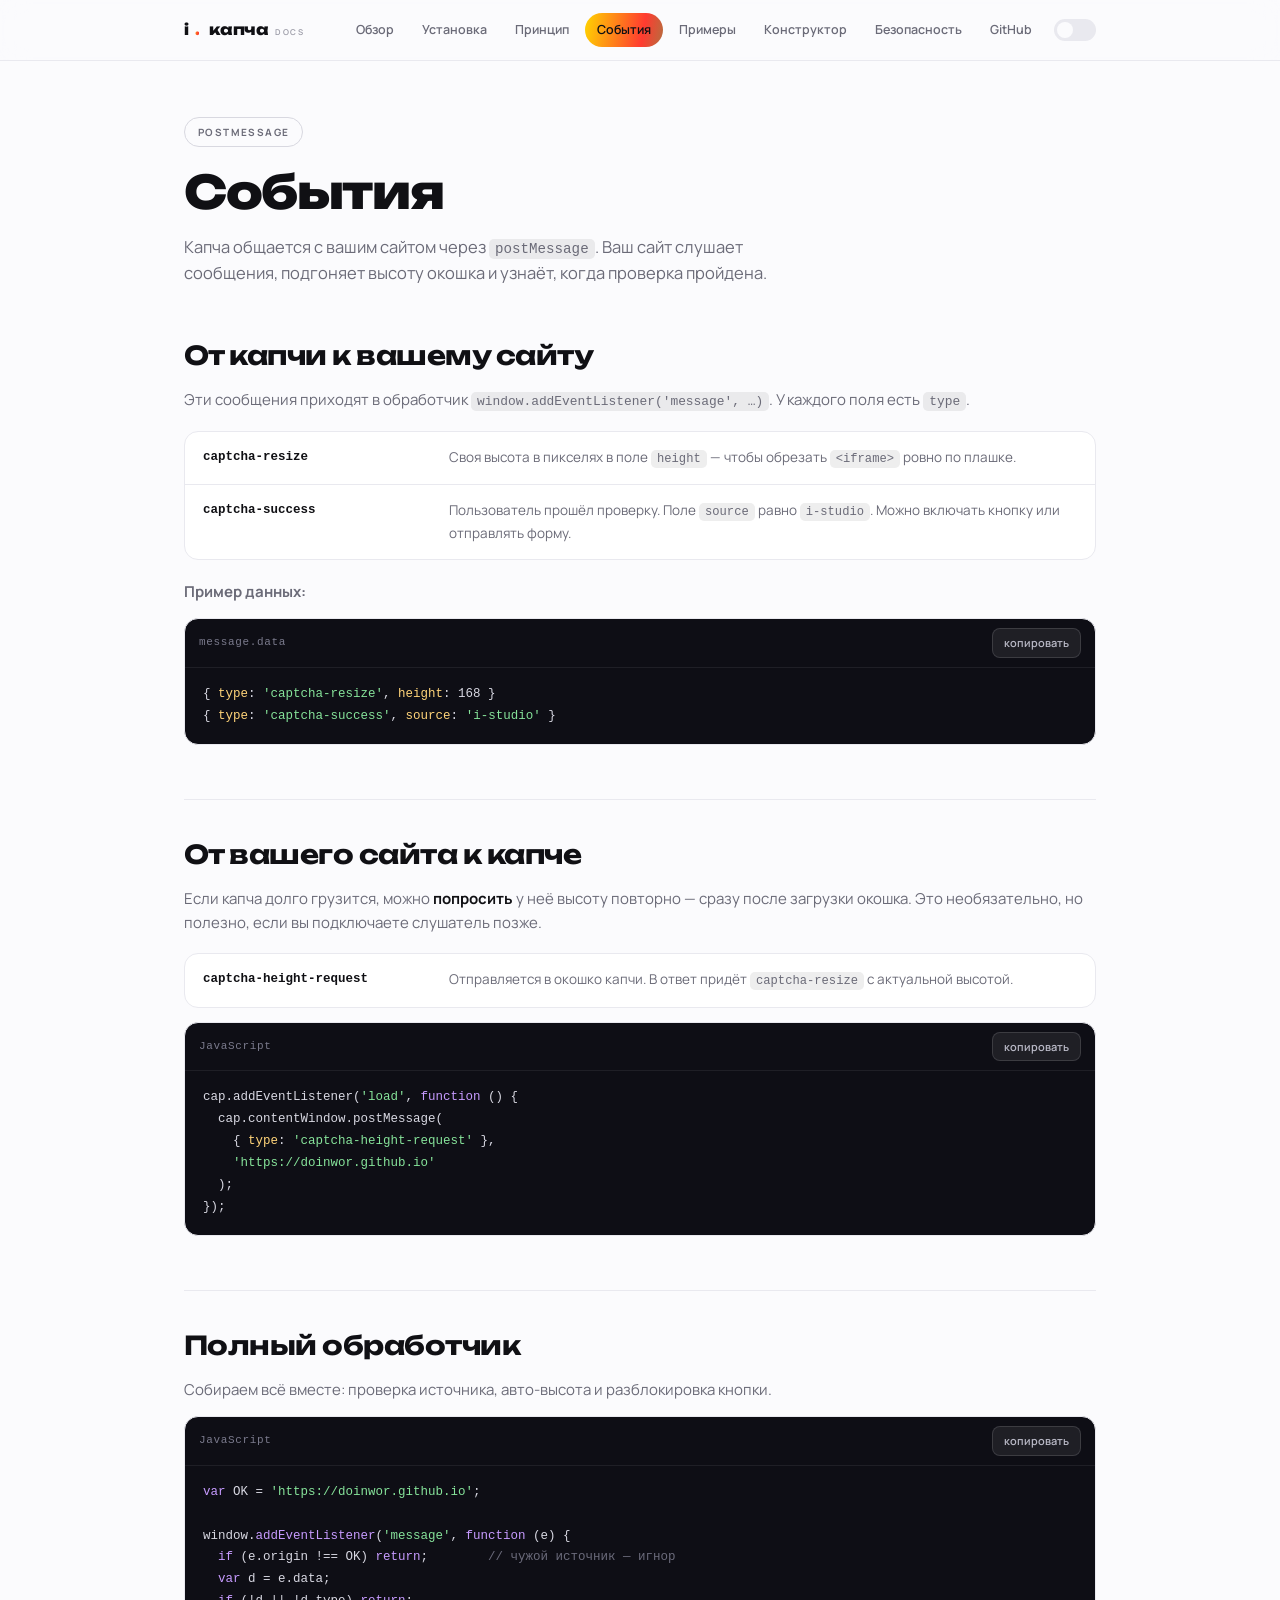
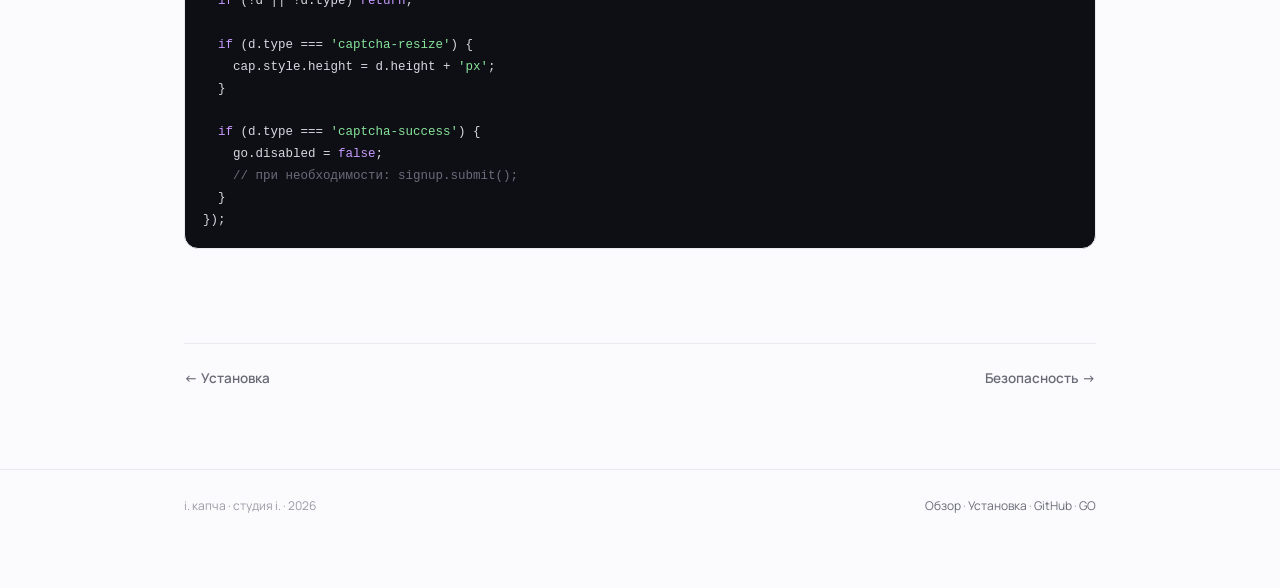
<file: events.html>
<!DOCTYPE html>
<html lang="ru">
<head>
  <meta charset="UTF-8">
  <meta name="viewport" content="width=device-width, initial-scale=1.0">
  <title>События — і. капча</title>
  <meta name="description" content="События postMessage капчи: captcha-resize, captcha-success и captcha-height-request.">
  <script>try{var t=localStorage.getItem('cap-theme');if(t==='dark')document.documentElement.setAttribute('data-theme','dark');}catch(e){}</script>
  <link rel="preconnect" href="https://fonts.googleapis.com">
  <link rel="preconnect" href="https://fonts.gstatic.com" crossorigin>
  <link href="https://fonts.googleapis.com/css2?family=Manrope:wght@400;500;600;700;800&family=Unbounded:wght@500;700;800;900&display=swap" rel="stylesheet">
  <link rel="stylesheet" href="site.css">
</head>
<body>
  <header class="nav">
    <div class="nav__inner">
      <a class="brand" href="official.html">і<span class="tri-text">.</span>&nbsp;капча<span class="tag">docs</span></a>
      <nav class="nav__links">
        <a href="official.html">Обзор</a>
        <a href="install.html">Установка</a>
        <a href="how.html">Принцип</a>
        <a href="events.html">События</a>
        <a href="examples.html">Примеры</a>
        <a href="builder.html">Конструктор</a>
        <a href="security.html">Безопасность</a>
        <a class="nav__gh" href="https://github.com/Doinwor/captcha" target="_blank" rel="noopener">GitHub</a>
        <button class="theme-toggle" id="themeToggle" aria-label="Переключить тему"><span class="theme-toggle__knob"></span></button>
      </nav>
    </div>
  </header>

  <main>
    <div class="wrap">
      <span class="badge">postMessage</span>
      <h1>События</h1>
      <p class="lead">
        Капча общается с&nbsp;вашим сайтом через <code>postMessage</code>. Ваш сайт слушает сообщения,
        подгоняет высоту окошка и&nbsp;узнаёт, когда проверка пройдена.
      </p>

      <section>
        <h2>От капчи к&nbsp;вашему сайту</h2>
        <p>Эти сообщения приходят в&nbsp;обработчик <code>window.addEventListener('message', …)</code>. У&nbsp;каждого поля есть <code>type</code>.</p>
        <div class="table">
          <div class="table__row">
            <div class="table__k">captcha-resize</div>
            <div class="table__v">Своя высота в&nbsp;пикселях в&nbsp;поле <code>height</code> — чтобы обрезать <code>&lt;iframe&gt;</code> ровно по&nbsp;плашке.</div>
          </div>
          <div class="table__row">
            <div class="table__k">captcha-success</div>
            <div class="table__v">Пользователь прошёл проверку. Поле <code>source</code> равно <code>i-studio</code>. Можно включать кнопку или отправлять форму.</div>
          </div>
        </div>

        <p style="margin-top:20px"><b>Пример данных:</b></p>
        <div class="codeblock">
          <div class="codeblock__bar"><span class="codeblock__label">message.data</span><button class="copy-btn" type="button">копировать</button></div>
          <pre><code>{ <span class="at">type</span>: <span class="st">'captcha-resize'</span>, <span class="at">height</span>: 168 }
{ <span class="at">type</span>: <span class="st">'captcha-success'</span>, <span class="at">source</span>: <span class="st">'i-studio'</span> }</code></pre>
        </div>
      </section>

      <section>
        <h2>От вашего сайта к&nbsp;капче</h2>
        <p>
          Если капча долго грузится, можно <strong>попросить</strong> у&nbsp;неё высоту повторно — сразу после загрузки
          окошка. Это необязательно, но полезно, если вы подключаете слушатель позже.
        </p>
        <div class="table">
          <div class="table__row">
            <div class="table__k">captcha-height-request</div>
            <div class="table__v">Отправляется в&nbsp;окошко капчи. В&nbsp;ответ придёт <code>captcha-resize</code> с&nbsp;актуальной высотой.</div>
          </div>
        </div>
        <div class="codeblock">
          <div class="codeblock__bar"><span class="codeblock__label">JavaScript</span><button class="copy-btn" type="button">копировать</button></div>
          <pre><code>cap.addEventListener(<span class="st">'load'</span>, <span class="kw">function</span> () {
  cap.contentWindow.postMessage(
    { <span class="at">type</span>: <span class="st">'captcha-height-request'</span> },
    <span class="st">'https://doinwor.github.io'</span>
  );
});</code></pre>
        </div>
      </section>

      <section>
        <h2>Полный обработчик</h2>
        <p>Собираем всё вместе: проверка источника, авто-высота и&nbsp;разблокировка кнопки.</p>
        <div class="codeblock">
          <div class="codeblock__bar"><span class="codeblock__label">JavaScript</span><button class="copy-btn" type="button">копировать</button></div>
          <pre><code><span class="kw">var</span> OK = <span class="st">'https://doinwor.github.io'</span>;

window.<span class="kw">addEventListener</span>(<span class="st">'message'</span>, <span class="kw">function</span> (e) {
  <span class="kw">if</span> (e.origin !== OK) <span class="kw">return</span>;        <span class="cm">// чужой источник — игнор</span>
  <span class="kw">var</span> d = e.data;
  <span class="kw">if</span> (!d || !d.type) <span class="kw">return</span>;

  <span class="kw">if</span> (d.type === <span class="st">'captcha-resize'</span>) {
    cap.style.height = d.height + <span class="st">'px'</span>;
  }

  <span class="kw">if</span> (d.type === <span class="st">'captcha-success'</span>) {
    go.disabled = <span class="kw">false</span>;
    <span class="cm">// при необходимости: signup.submit();</span>
  }
});</code></pre>
        </div>
      </section>

      <nav class="pager">
        <a href="install.html">← Установка</a>
        <a class="next" href="security.html">Безопасность →</a>
      </nav>
    </div>
  </main>

  <footer class="site">
    <div class="wrap">
      <span>і.&nbsp;капча · студия і. · 2026</span>
      <span>
        <a href="official.html">Обзор</a> ·
        <a href="install.html">Установка</a> ·
        <a href="https://github.com/Doinwor/captcha" target="_blank" rel="noopener">GitHub</a> ·
        <a href="https://doinwor.github.io/go-ecosystem/" target="_blank" rel="noopener">GO</a>
      </span>
    </div>
  </footer>

  <script src="site.js"></script>
</body>
</html>
</file>
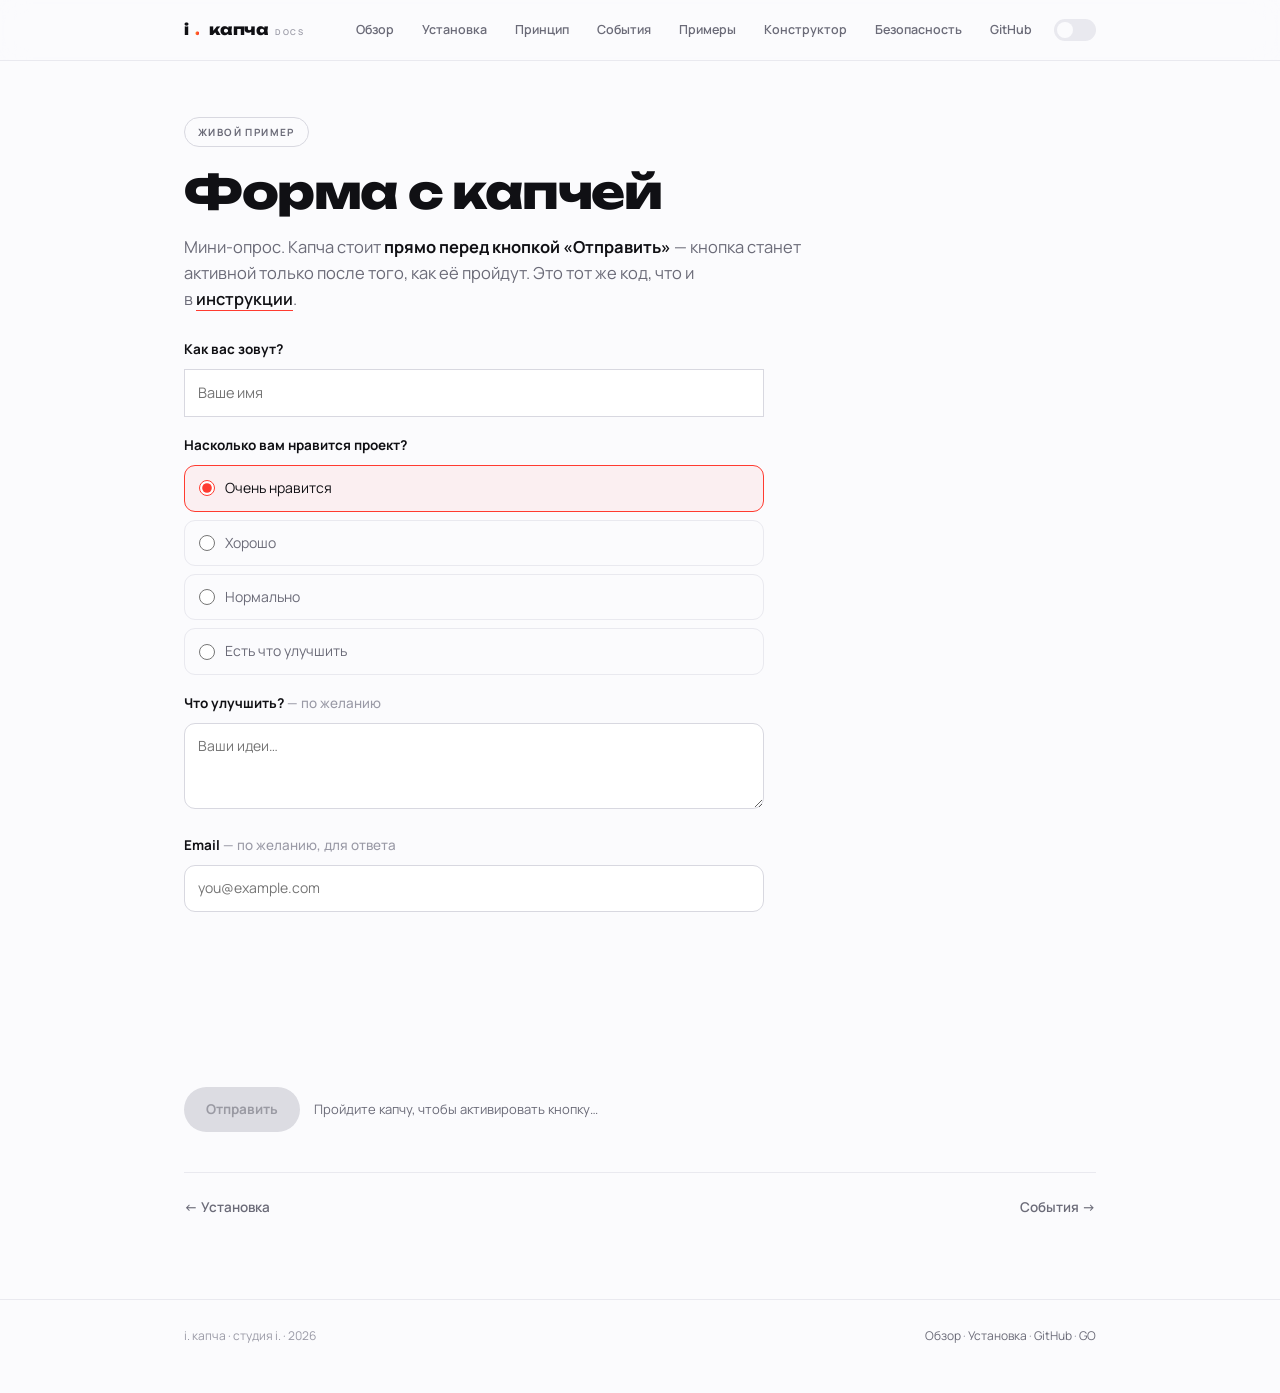
<file: example.html>
<!DOCTYPE html>
<html lang="ru">
<head>
  <meta charset="UTF-8">
  <meta name="viewport" content="width=device-width, initial-scale=1.0">
  <title>Пример — і. капча</title>
  <meta name="description" content="Живой пример: форма мини-опроса, где капча стоит перед кнопкой «Отправить» и разблокирует её после прохождения.">
  <script>try{var t=localStorage.getItem('cap-theme');if(t==='dark')document.documentElement.setAttribute('data-theme','dark');}catch(e){}</script>
  <link rel="preconnect" href="https://fonts.googleapis.com">
  <link rel="preconnect" href="https://fonts.gstatic.com" crossorigin>
  <link href="https://fonts.googleapis.com/css2?family=Manrope:wght@400;500;600;700;800&family=Unbounded:wght@500;700;800;900&display=swap" rel="stylesheet">
  <link rel="stylesheet" href="site.css">
</head>
<body>
  <header class="nav">
    <div class="nav__inner">
      <a class="brand" href="official.html">і<span class="tri-text">.</span>&nbsp;капча<span class="tag">docs</span></a>
      <nav class="nav__links">
        <a href="official.html">Обзор</a>
        <a href="install.html">Установка</a>
        <a href="how.html">Принцип</a>
        <a href="events.html">События</a>
        <a href="examples.html">Примеры</a>
        <a href="builder.html">Конструктор</a>
        <a href="security.html">Безопасность</a>
        <a class="nav__gh" href="https://github.com/Doinwor/captcha" target="_blank" rel="noopener">GitHub</a>
        <button class="theme-toggle" id="themeToggle" aria-label="Переключить тему"><span class="theme-toggle__knob"></span></button>
      </nav>
    </div>
  </header>

  <main>
    <div class="wrap">
      <span class="badge">живой пример</span>
      <h1>Форма с капчей</h1>
      <p class="lead">
        Мини-опрос. Капча стоит <strong>прямо перед кнопкой «Отправить»</strong> — кнопка станет активной
        только после того, как её пройдут. Это тот же код, что и в&nbsp;<a class="link" href="install.html">инструкции</a>.
      </p>

      <form class="form" id="survey" novalidate>
        <div class="field">
          <label for="name">Как вас зовут?</label>
          <input class="input" type="text" id="name" name="name" placeholder="Ваше имя" required>
        </div>

        <div class="field">
          <label>Насколько вам нравится проект?</label>
          <div class="opts">
            <label class="opt"><input type="radio" name="score" value="5" checked> Очень нравится</label>
            <label class="opt"><input type="radio" name="score" value="4"> Хорошо</label>
            <label class="opt"><input type="radio" name="score" value="3"> Нормально</label>
            <label class="opt"><input type="radio" name="score" value="2"> Есть что улучшить</label>
          </div>
        </div>

        <div class="field">
          <label for="improve">Что улучшить? <span class="hint">— по желанию</span></label>
          <textarea class="textarea" id="improve" name="improve" placeholder="Ваши идеи…"></textarea>
        </div>

        <div class="field">
          <label for="email">Email <span class="hint">— по желанию, для ответа</span></label>
          <input class="input" type="email" id="email" name="email" placeholder="you@example.com">
        </div>

        <div class="captcha-slot">
          <iframe id="cap" src="https://doinwor.github.io/captcha/"
                  title="Капча" sandbox="allow-scripts allow-same-origin allow-forms"></iframe>
        </div>

        <div class="form__foot">
          <button class="btn btn--tri" id="submit" type="submit" disabled>Отправить</button>
          <span class="form__note" id="note">Пройдите капчу, чтобы активировать кнопку…</span>
        </div>
      </form>

      <div class="result" id="result">
        <b>Спасибо! Ответ записан.</b>
        <p>Это демо: данные никуда не отправляются. На реальном сайте здесь был бы запрос к&nbsp;вашему серверу.</p>
      </div>

      <nav class="pager">
        <a href="install.html">← Установка</a>
        <a class="next" href="events.html">События →</a>
      </nav>
    </div>
  </main>

  <footer class="site">
    <div class="wrap">
      <span>і.&nbsp;капча · студия і. · 2026</span>
      <span>
        <a href="official.html">Обзор</a> ·
        <a href="install.html">Установка</a> ·
        <a href="https://github.com/Doinwor/captcha" target="_blank" rel="noopener">GitHub</a> ·
        <a href="https://doinwor.github.io/go-ecosystem/" target="_blank" rel="noopener">GO</a>
      </span>
    </div>
  </footer>

  <script>
    (function () {
      var OK = 'https://doinwor.github.io';
      var cap = document.getElementById('cap');
      var form = document.getElementById('survey');
      var submit = document.getElementById('submit');
      var note = document.getElementById('note');
      var result = document.getElementById('result');

      window.addEventListener('message', function (e) {
        if (e.origin !== OK) return;
        var d = e.data || {};
        if (d.type === 'captcha-resize' && d.height) {
          cap.style.height = Math.max(120, Math.min(500, d.height)) + 'px';
        }
        if (d.type === 'captcha-success') {
          submit.disabled = false;
          note.textContent = 'Капча пройдена — можно отправить.';
        }
      });

      cap.addEventListener('load', function () {
        try { cap.contentWindow.postMessage({ type: 'captcha-height-request' }, OK); } catch (err) {}
      });

      form.addEventListener('submit', function (e) {
        e.preventDefault();
        if (submit.disabled) return;
        result.classList.add('show');
        submit.disabled = true;
        submit.textContent = 'Отправлено';
        note.textContent = 'Ответ отправлен.';
        result.scrollIntoView({ behavior: 'smooth', block: 'nearest' });
      });
    })();
  </script>
</body>
</html>
</file>
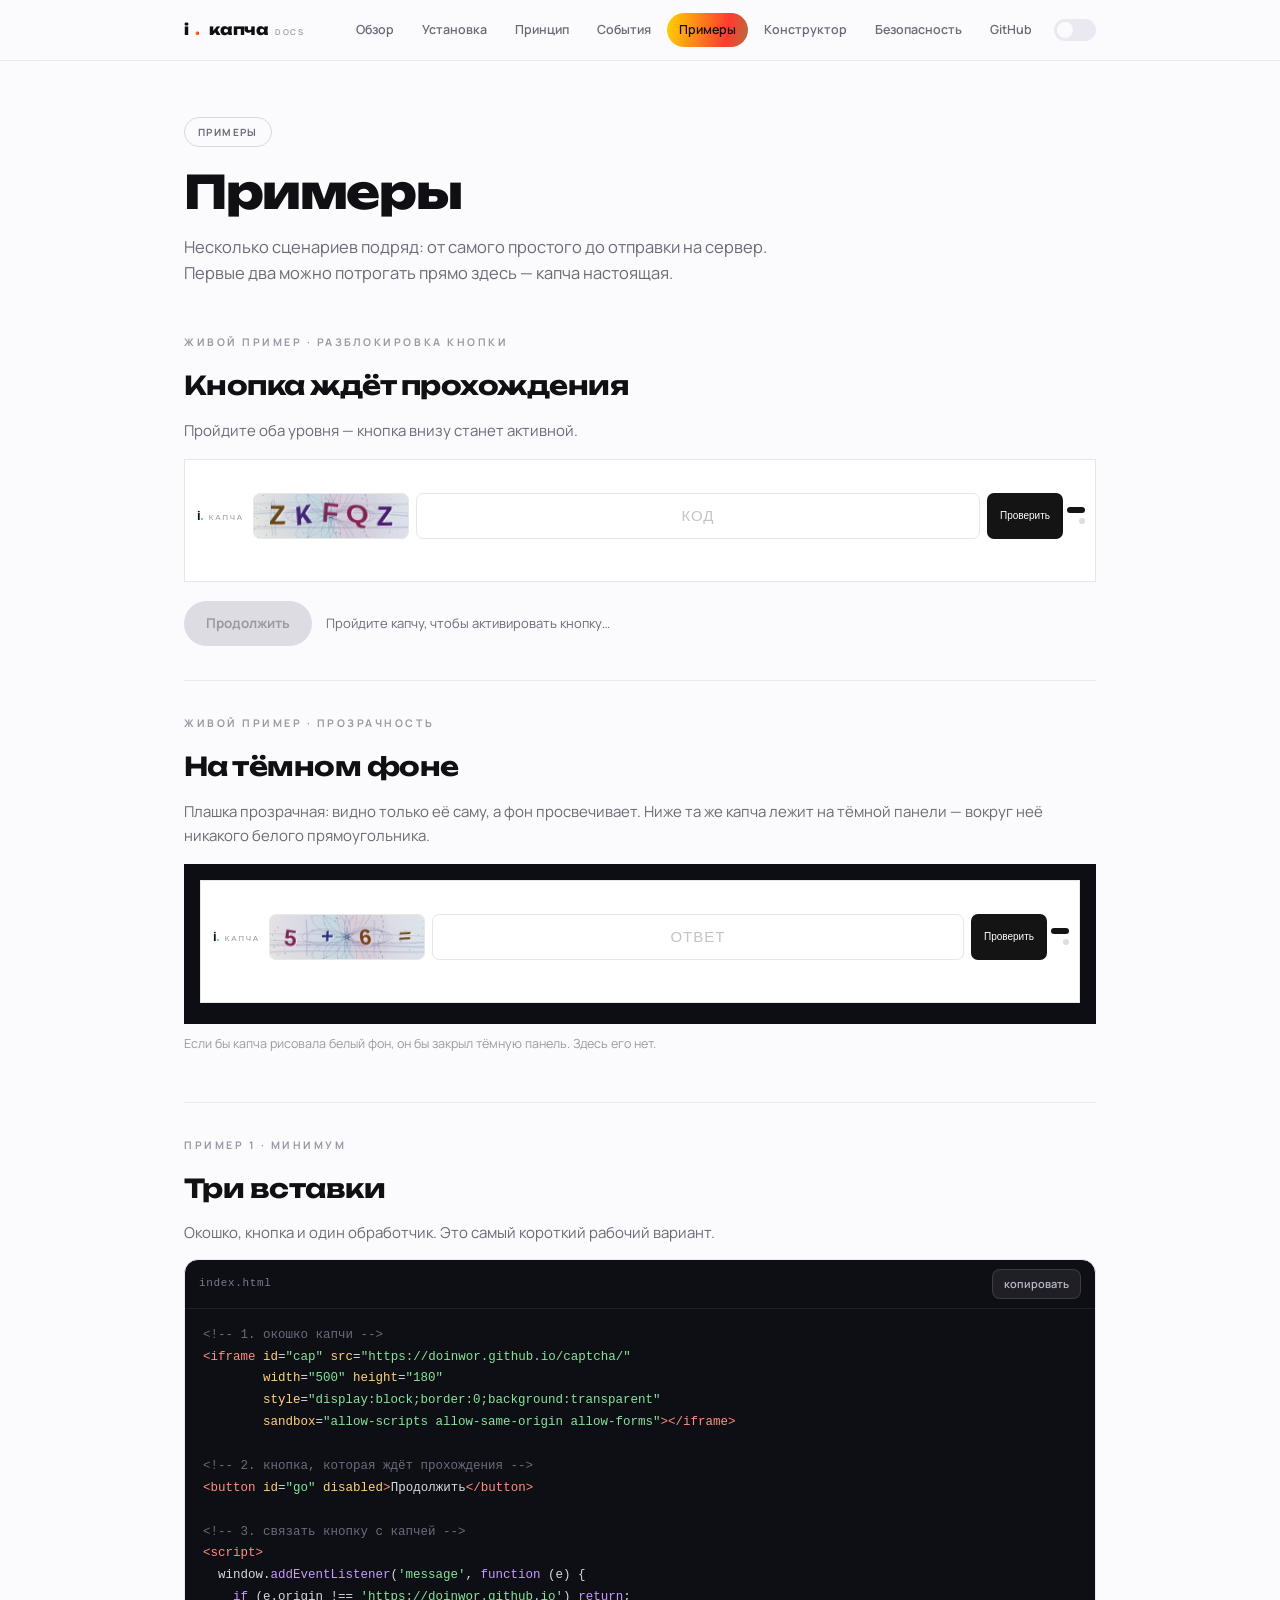
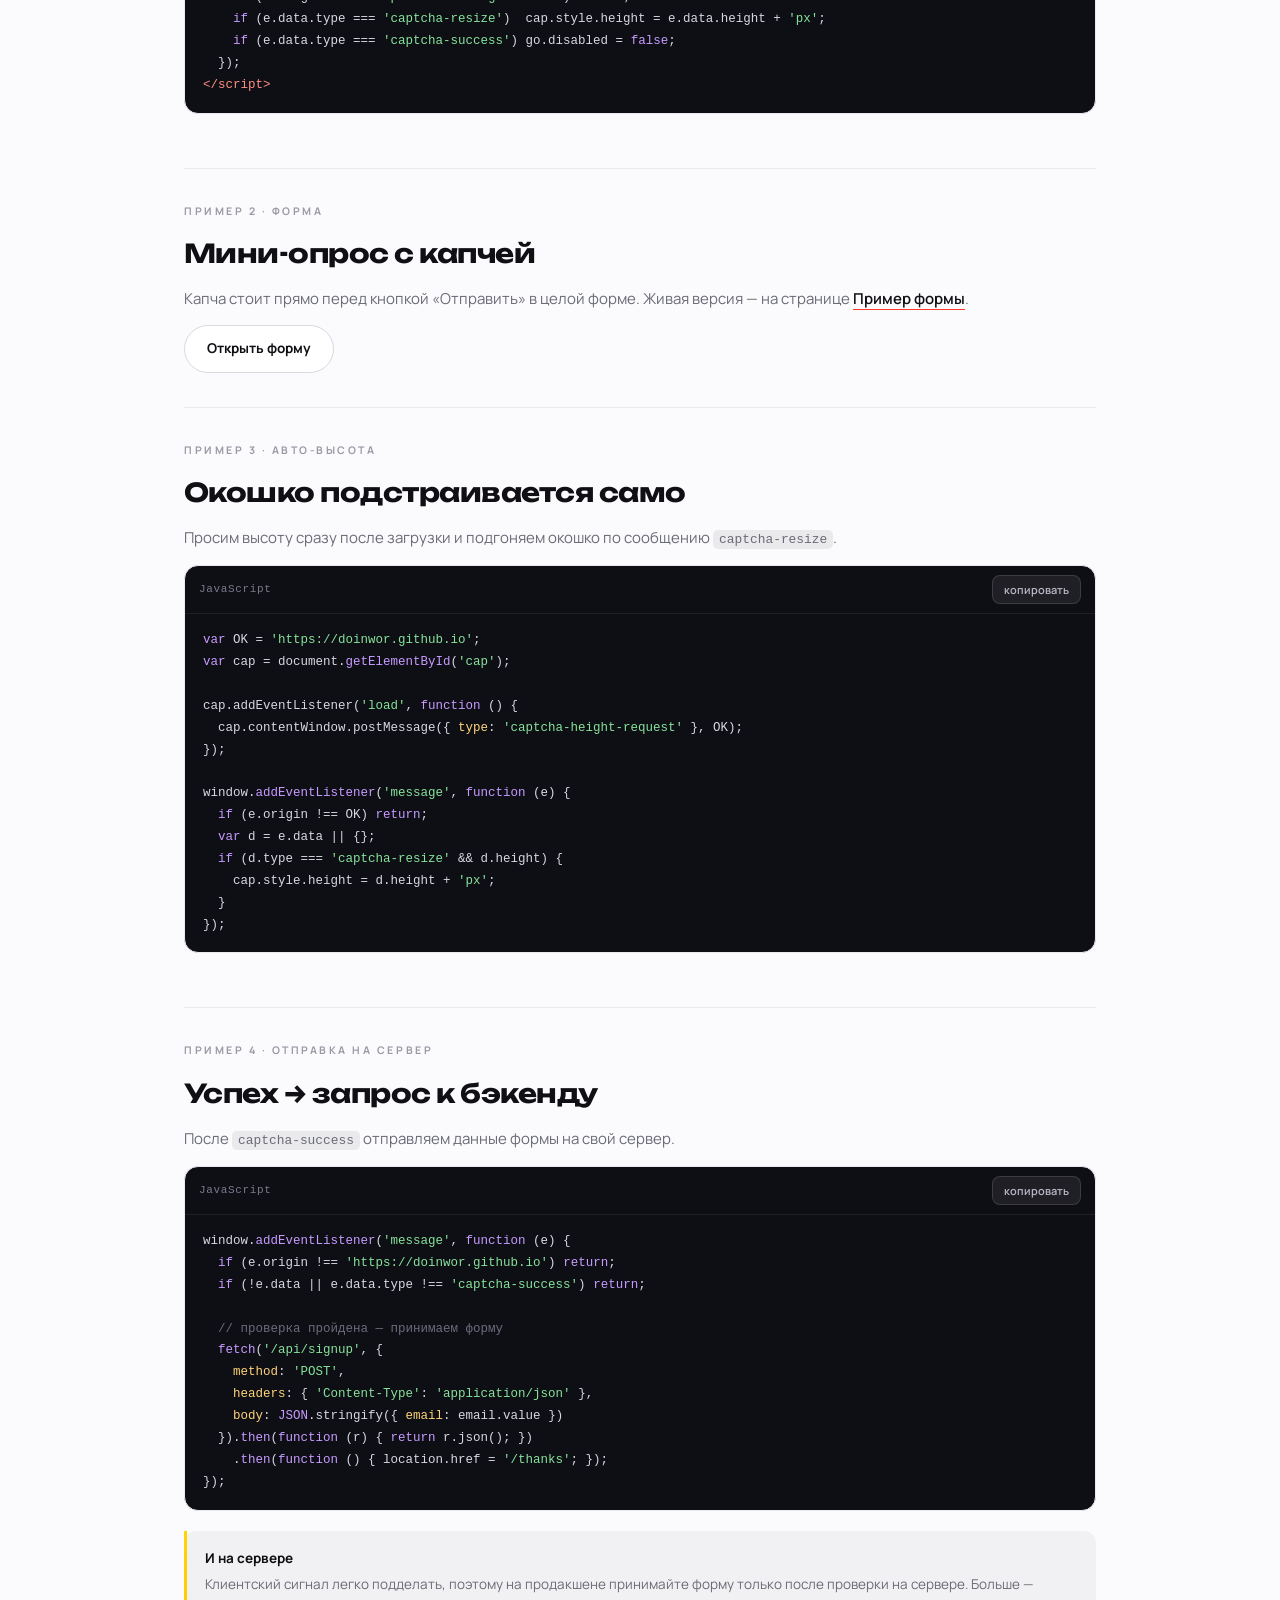
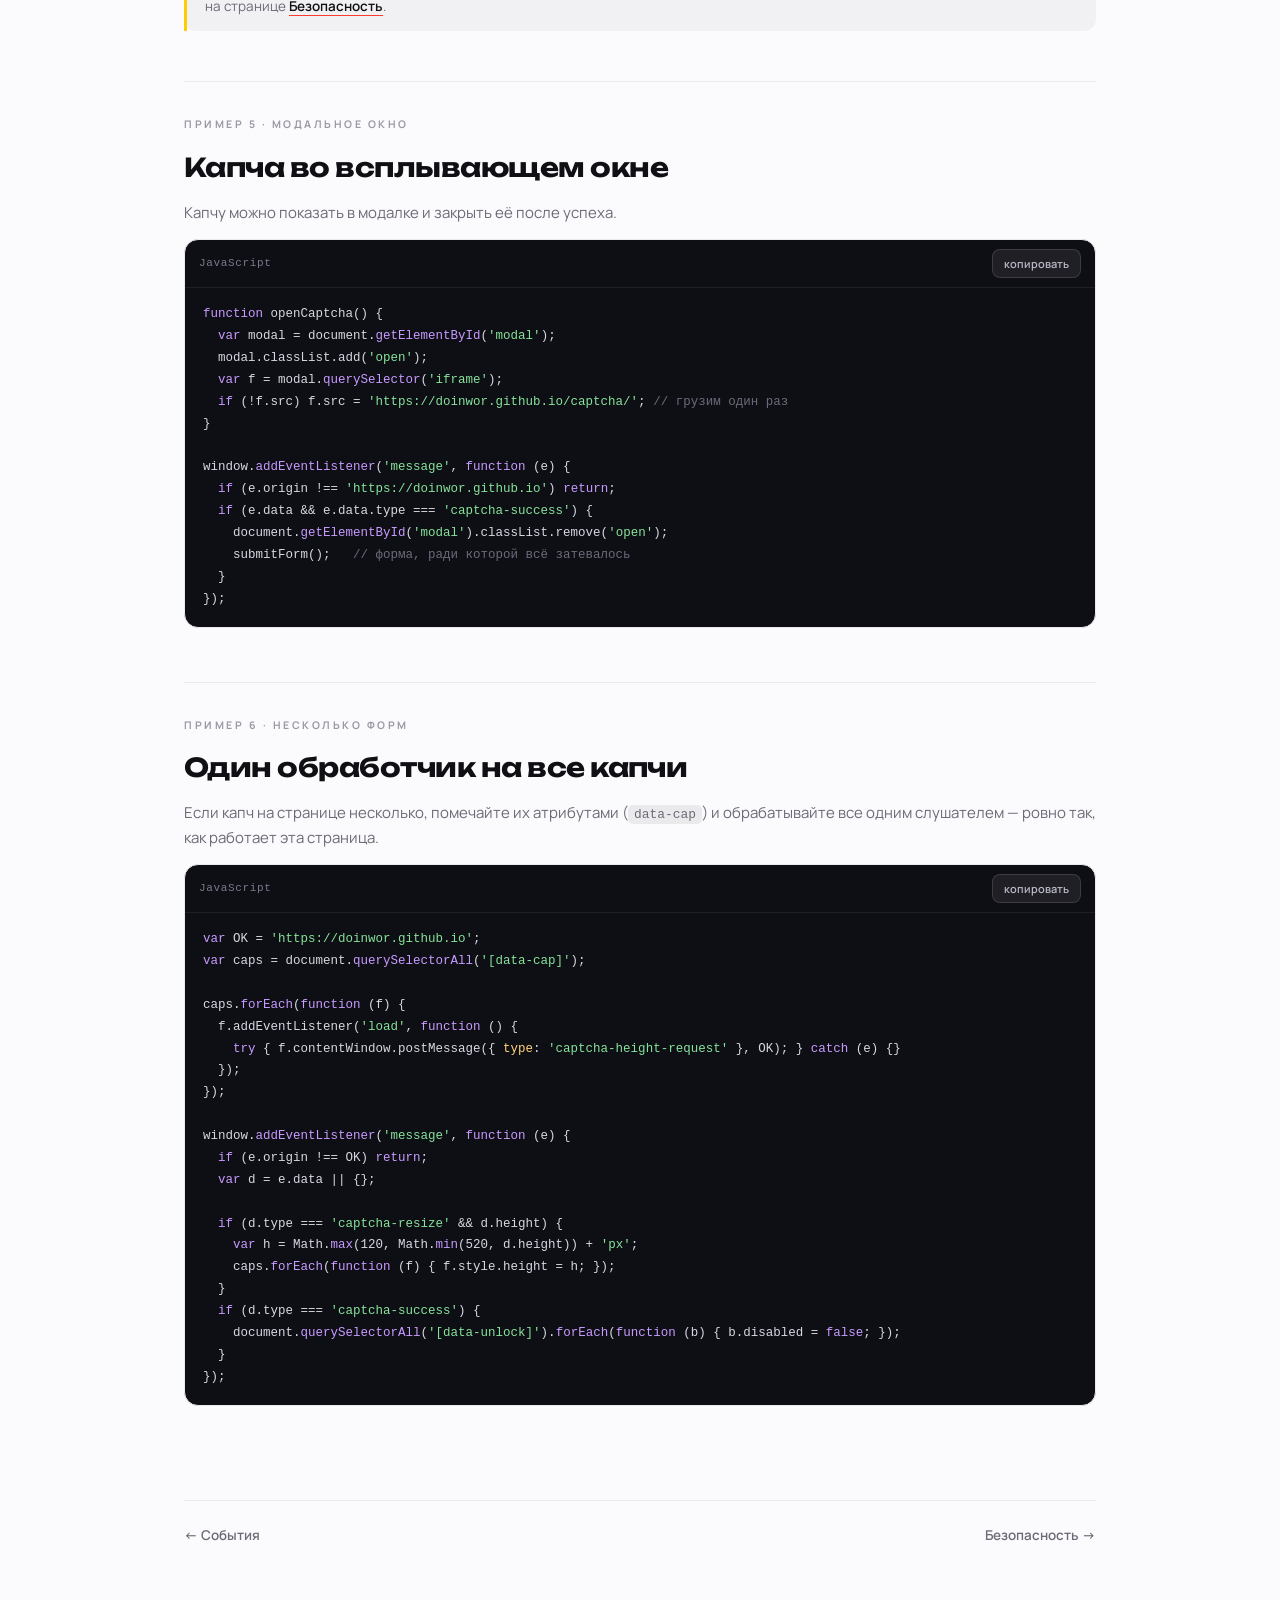
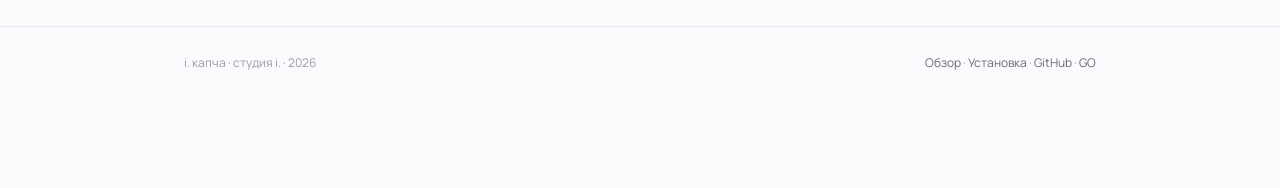
<file: examples.html>
<!DOCTYPE html>
<html lang="ru">
<head>
  <meta charset="UTF-8">
  <meta name="viewport" content="width=device-width, initial-scale=1.0">
  <title>Примеры — і. капча</title>
  <meta name="description" content="Разные примеры вставки капчи: разблокировка кнопки, прозрачность на тёмном фоне, авто-высота, отправка на сервер, модальное окно и один обработчик на несколько форм.">
  <script>try{var t=localStorage.getItem('cap-theme');if(t==='dark')document.documentElement.setAttribute('data-theme','dark');}catch(e){}</script>
  <link rel="preconnect" href="https://fonts.googleapis.com">
  <link rel="preconnect" href="https://fonts.gstatic.com" crossorigin>
  <link href="https://fonts.googleapis.com/css2?family=Manrope:wght@400;500;600;700;800&family=Unbounded:wght@500;700;800;900&display=swap" rel="stylesheet">
  <link rel="stylesheet" href="site.css">
</head>
<body>
  <header class="nav">
    <div class="nav__inner">
      <a class="brand" href="official.html">і<span class="tri-text">.</span>&nbsp;капча<span class="tag">docs</span></a>
      <nav class="nav__links">
        <a href="official.html">Обзор</a>
        <a href="install.html">Установка</a>
        <a href="how.html">Принцип</a>
        <a href="events.html">События</a>
        <a href="examples.html">Примеры</a>
        <a href="builder.html">Конструктор</a>
        <a href="security.html">Безопасность</a>
        <a class="nav__gh" href="https://github.com/Doinwor/captcha" target="_blank" rel="noopener">GitHub</a>
        <button class="theme-toggle" id="themeToggle" aria-label="Переключить тему"><span class="theme-toggle__knob"></span></button>
      </nav>
    </div>
  </header>

  <main>
    <div class="wrap">
      <span class="badge">примеры</span>
      <h1>Примеры</h1>
      <p class="lead">
        Несколько сценариев подряд: от&nbsp;самого простого до&nbsp;отправки на&nbsp;сервер. Первые два можно
        потрогать прямо здесь — капча настоящая.
      </p>

      <section>
        <div class="eyebrow">Живой пример · разблокировка кнопки</div>
        <h2>Кнопка ждёт прохождения</h2>
        <p>Пройдите оба уровня — кнопка внизу станет активной.</p>
        <div class="demo">
          <iframe data-cap scrolling="no" src="https://doinwor.github.io/captcha/" title="Капча" sandbox="allow-scripts allow-same-origin allow-forms"></iframe>
        </div>
        <div class="demo__row">
          <button class="btn btn--tri" data-unlock type="button" disabled>Продолжить</button>
          <span class="form__note" data-note>Пройдите капчу, чтобы активировать кнопку…</span>
        </div>
      </section>

      <section>
        <div class="eyebrow">Живой пример · прозрачность</div>
        <h2>На&nbsp;тёмном фоне</h2>
        <p>
          Плашка прозрачная: видно только её саму, а&nbsp;фон просвечивает. Ниже та&nbsp;же капча лежит на&nbsp;тёмной
          панели — вокруг неё никакого белого прямоугольника.
        </p>
        <div class="demo demo--dark">
          <iframe data-cap scrolling="no" src="https://doinwor.github.io/captcha/" title="Капча" sandbox="allow-scripts allow-same-origin allow-forms"></iframe>
        </div>
        <p class="demo__caption">Если бы капча рисовала белый фон, он&nbsp;бы закрыл тёмную панель. Здесь его нет.</p>
      </section>

      <section>
        <div class="eyebrow">Пример 1 · минимум</div>
        <h2>Три вставки</h2>
        <p>Окошко, кнопка и&nbsp;один обработчик. Это самый короткий рабочий вариант.</p>
        <div class="codeblock">
          <div class="codeblock__bar"><span class="codeblock__label">index.html</span><button class="copy-btn" type="button">копировать</button></div>
          <pre><code><span class="cm">&lt;!-- 1. окошко капчи --&gt;</span>
<span class="tg">&lt;iframe</span> <span class="at">id</span>=<span class="st">"cap"</span> <span class="at">src</span>=<span class="st">"https://doinwor.github.io/captcha/"</span>
        <span class="at">width</span>=<span class="st">"500"</span> <span class="at">height</span>=<span class="st">"180"</span>
        <span class="at">style</span>=<span class="st">"display:block;border:0;background:transparent"</span>
        <span class="at">sandbox</span>=<span class="st">"allow-scripts allow-same-origin allow-forms"</span><span class="tg">&gt;&lt;/iframe&gt;</span>

<span class="cm">&lt;!-- 2. кнопка, которая ждёт прохождения --&gt;</span>
<span class="tg">&lt;button</span> <span class="at">id</span>=<span class="st">"go"</span> <span class="at">disabled</span><span class="tg">&gt;</span>Продолжить<span class="tg">&lt;/button&gt;</span>

<span class="cm">&lt;!-- 3. связать кнопку с капчей --&gt;</span>
<span class="tg">&lt;script&gt;</span>
  window.<span class="kw">addEventListener</span>(<span class="st">'message'</span>, <span class="kw">function</span> (e) {
    <span class="kw">if</span> (e.origin !== <span class="st">'https://doinwor.github.io'</span>) <span class="kw">return</span>;
    <span class="kw">if</span> (e.data.type === <span class="st">'captcha-resize'</span>)  cap.style.height = e.data.height + <span class="st">'px'</span>;
    <span class="kw">if</span> (e.data.type === <span class="st">'captcha-success'</span>) go.disabled = <span class="kw">false</span>;
  });
<span class="tg">&lt;/script&gt;</span></code></pre>
        </div>
      </section>

      <section>
        <div class="eyebrow">Пример 2 · форма</div>
        <h2>Мини-опрос с&nbsp;капчей</h2>
        <p>
          Капча стоит прямо перед кнопкой «Отправить» в&nbsp;целой форме. Живая версия — на&nbsp;странице
          <a class="link" href="example.html">Пример формы</a>.
        </p>
        <div class="btn-row">
          <a class="btn" href="example.html">Открыть форму</a>
        </div>
      </section>

      <section>
        <div class="eyebrow">Пример 3 · авто-высота</div>
        <h2>Окошко подстраивается само</h2>
        <p>Просим высоту сразу после загрузки и&nbsp;подгоняем окошко по&nbsp;сообщению <code>captcha-resize</code>.</p>
        <div class="codeblock">
          <div class="codeblock__bar"><span class="codeblock__label">JavaScript</span><button class="copy-btn" type="button">копировать</button></div>
          <pre><code><span class="kw">var</span> OK = <span class="st">'https://doinwor.github.io'</span>;
<span class="kw">var</span> cap = document.<span class="kw">getElementById</span>(<span class="st">'cap'</span>);

cap.addEventListener(<span class="st">'load'</span>, <span class="kw">function</span> () {
  cap.contentWindow.postMessage({ <span class="at">type</span>: <span class="st">'captcha-height-request'</span> }, OK);
});

window.<span class="kw">addEventListener</span>(<span class="st">'message'</span>, <span class="kw">function</span> (e) {
  <span class="kw">if</span> (e.origin !== OK) <span class="kw">return</span>;
  <span class="kw">var</span> d = e.data || {};
  <span class="kw">if</span> (d.type === <span class="st">'captcha-resize'</span> && d.height) {
    cap.style.height = d.height + <span class="st">'px'</span>;
  }
});</code></pre>
        </div>
      </section>

      <section>
        <div class="eyebrow">Пример 4 · отправка на сервер</div>
        <h2>Успех → запрос к&nbsp;бэкенду</h2>
        <p>После <code>captcha-success</code> отправляем данные формы на&nbsp;свой сервер.</p>
        <div class="codeblock">
          <div class="codeblock__bar"><span class="codeblock__label">JavaScript</span><button class="copy-btn" type="button">копировать</button></div>
          <pre><code>window.<span class="kw">addEventListener</span>(<span class="st">'message'</span>, <span class="kw">function</span> (e) {
  <span class="kw">if</span> (e.origin !== <span class="st">'https://doinwor.github.io'</span>) <span class="kw">return</span>;
  <span class="kw">if</span> (!e.data || e.data.type !== <span class="st">'captcha-success'</span>) <span class="kw">return</span>;

  <span class="cm">// проверка пройдена — принимаем форму</span>
  <span class="kw">fetch</span>(<span class="st">'/api/signup'</span>, {
    <span class="at">method</span>: <span class="st">'POST'</span>,
    <span class="at">headers</span>: { <span class="st">'Content-Type'</span>: <span class="st">'application/json'</span> },
    <span class="at">body</span>: <span class="kw">JSON</span>.stringify({ <span class="at">email</span>: email.value })
  }).<span class="kw">then</span>(<span class="kw">function</span> (r) { <span class="kw">return</span> r.json(); })
    .<span class="kw">then</span>(<span class="kw">function</span> () { location.href = <span class="st">'/thanks'</span>; });
});</code></pre>
        </div>
        <div class="callout">
          <b>И на сервере</b>
          <p>Клиентский сигнал легко подделать, поэтому на&nbsp;продакшене принимайте форму только после проверки на&nbsp;сервере. Больше — на&nbsp;странице <a class="link" href="security.html">Безопасность</a>.</p>
        </div>
      </section>

      <section>
        <div class="eyebrow">Пример 5 · модальное окно</div>
        <h2>Капча во&nbsp;всплывающем окне</h2>
        <p>Капчу можно показать в&nbsp;модалке и&nbsp;закрыть её&nbsp;после успеха.</p>
        <div class="codeblock">
          <div class="codeblock__bar"><span class="codeblock__label">JavaScript</span><button class="copy-btn" type="button">копировать</button></div>
          <pre><code><span class="kw">function</span> openCaptcha() {
  <span class="kw">var</span> modal = document.<span class="kw">getElementById</span>(<span class="st">'modal'</span>);
  modal.classList.add(<span class="st">'open'</span>);
  <span class="kw">var</span> f = modal.<span class="kw">querySelector</span>(<span class="st">'iframe'</span>);
  <span class="kw">if</span> (!f.src) f.src = <span class="st">'https://doinwor.github.io/captcha/'</span>; <span class="cm">// грузим один раз</span>
}

window.<span class="kw">addEventListener</span>(<span class="st">'message'</span>, <span class="kw">function</span> (e) {
  <span class="kw">if</span> (e.origin !== <span class="st">'https://doinwor.github.io'</span>) <span class="kw">return</span>;
  <span class="kw">if</span> (e.data && e.data.type === <span class="st">'captcha-success'</span>) {
    document.<span class="kw">getElementById</span>(<span class="st">'modal'</span>).classList.remove(<span class="st">'open'</span>);
    submitForm();   <span class="cm">// форма, ради которой всё затевалось</span>
  }
});</code></pre>
        </div>
      </section>

      <section>
        <div class="eyebrow">Пример 6 · несколько форм</div>
        <h2>Один обработчик на&nbsp;все капчи</h2>
        <p>
          Если капч на&nbsp;странице несколько, помечайте их&nbsp;атрибутами (<code>data-cap</code>) и&nbsp;обрабатывайте
          все одним слушателем — ровно так, как работает эта страница.
        </p>
        <div class="codeblock">
          <div class="codeblock__bar"><span class="codeblock__label">JavaScript</span><button class="copy-btn" type="button">копировать</button></div>
          <pre><code><span class="kw">var</span> OK = <span class="st">'https://doinwor.github.io'</span>;
<span class="kw">var</span> caps = document.<span class="kw">querySelectorAll</span>(<span class="st">'[data-cap]'</span>);

caps.<span class="kw">forEach</span>(<span class="kw">function</span> (f) {
  f.addEventListener(<span class="st">'load'</span>, <span class="kw">function</span> () {
    <span class="kw">try</span> { f.contentWindow.postMessage({ <span class="at">type</span>: <span class="st">'captcha-height-request'</span> }, OK); } <span class="kw">catch</span> (e) {}
  });
});

window.<span class="kw">addEventListener</span>(<span class="st">'message'</span>, <span class="kw">function</span> (e) {
  <span class="kw">if</span> (e.origin !== OK) <span class="kw">return</span>;
  <span class="kw">var</span> d = e.data || {};

  <span class="kw">if</span> (d.type === <span class="st">'captcha-resize'</span> && d.height) {
    <span class="kw">var</span> h = Math.<span class="kw">max</span>(120, Math.<span class="kw">min</span>(520, d.height)) + <span class="st">'px'</span>;
    caps.<span class="kw">forEach</span>(<span class="kw">function</span> (f) { f.style.height = h; });
  }
  <span class="kw">if</span> (d.type === <span class="st">'captcha-success'</span>) {
    document.<span class="kw">querySelectorAll</span>(<span class="st">'[data-unlock]'</span>).<span class="kw">forEach</span>(<span class="kw">function</span> (b) { b.disabled = <span class="kw">false</span>; });
  }
});</code></pre>
        </div>
      </section>

      <nav class="pager">
        <a href="events.html">← События</a>
        <a class="next" href="security.html">Безопасность →</a>
      </nav>
    </div>
  </main>

  <footer class="site">
    <div class="wrap">
      <span>і.&nbsp;капча · студия і. · 2026</span>
      <span>
        <a href="official.html">Обзор</a> ·
        <a href="install.html">Установка</a> ·
        <a href="https://github.com/Doinwor/captcha" target="_blank" rel="noopener">GitHub</a> ·
        <a href="https://doinwor.github.io/go-ecosystem/" target="_blank" rel="noopener">GO</a>
      </span>
    </div>
  </footer>

  <script>
    (function () {
      var OK = 'https://doinwor.github.io';
      var caps = document.querySelectorAll('[data-cap]');

      caps.forEach(function (f) {
        f.addEventListener('load', function () {
          try { f.contentWindow.postMessage({ type: 'captcha-height-request' }, OK); } catch (e) {}
        });
      });

      window.addEventListener('message', function (e) {
        if (e.origin !== OK) return;
        var d = e.data || {};
        if (d.type === 'captcha-resize' && d.height) {
          var h = Math.max(120, Math.min(520, d.height)) + 'px';
          caps.forEach(function (f) { f.style.height = h; });
        }
        if (d.type === 'captcha-success') {
          document.querySelectorAll('[data-unlock]').forEach(function (b) { b.disabled = false; });
          document.querySelectorAll('[data-note]').forEach(function (n) { n.textContent = 'Капча пройдена — можно продолжать.'; });
        }
      });
    })();
  </script>
  <script src="site.js"></script>
</body>
</html>
</file>
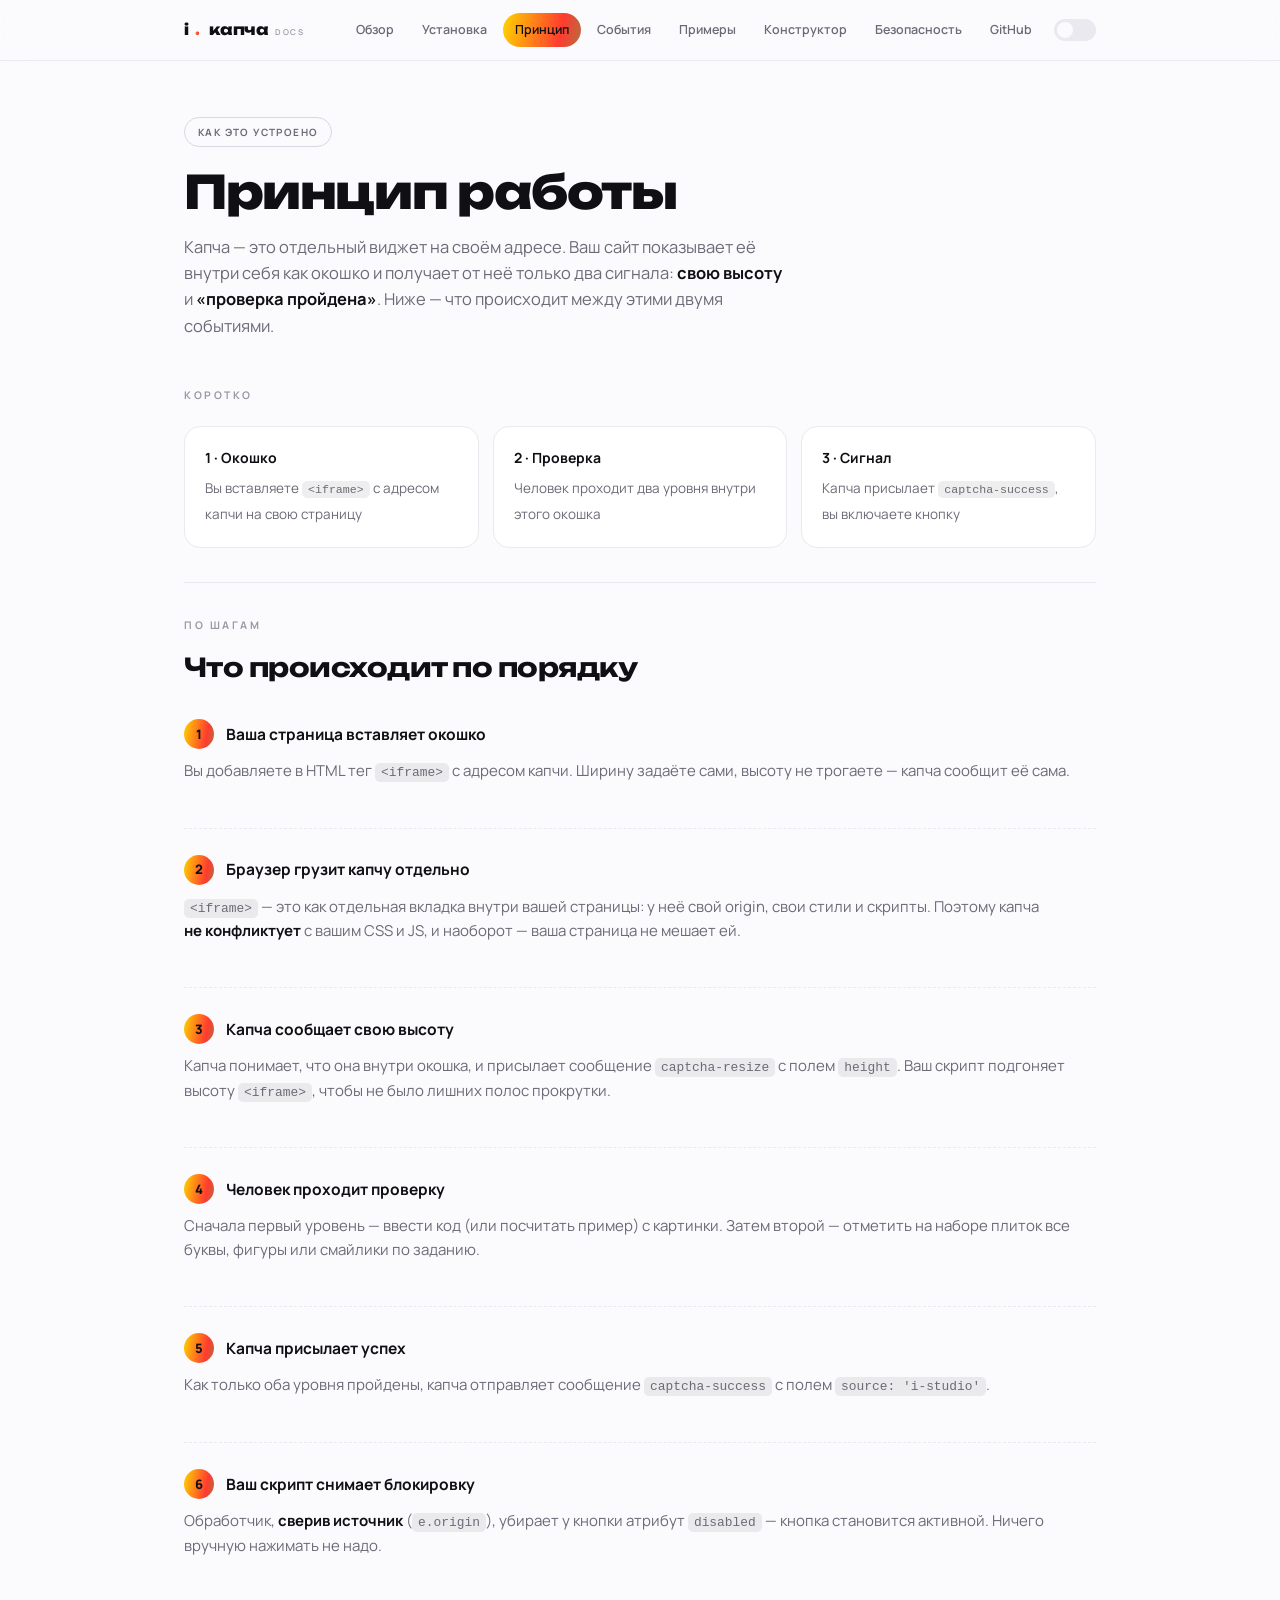
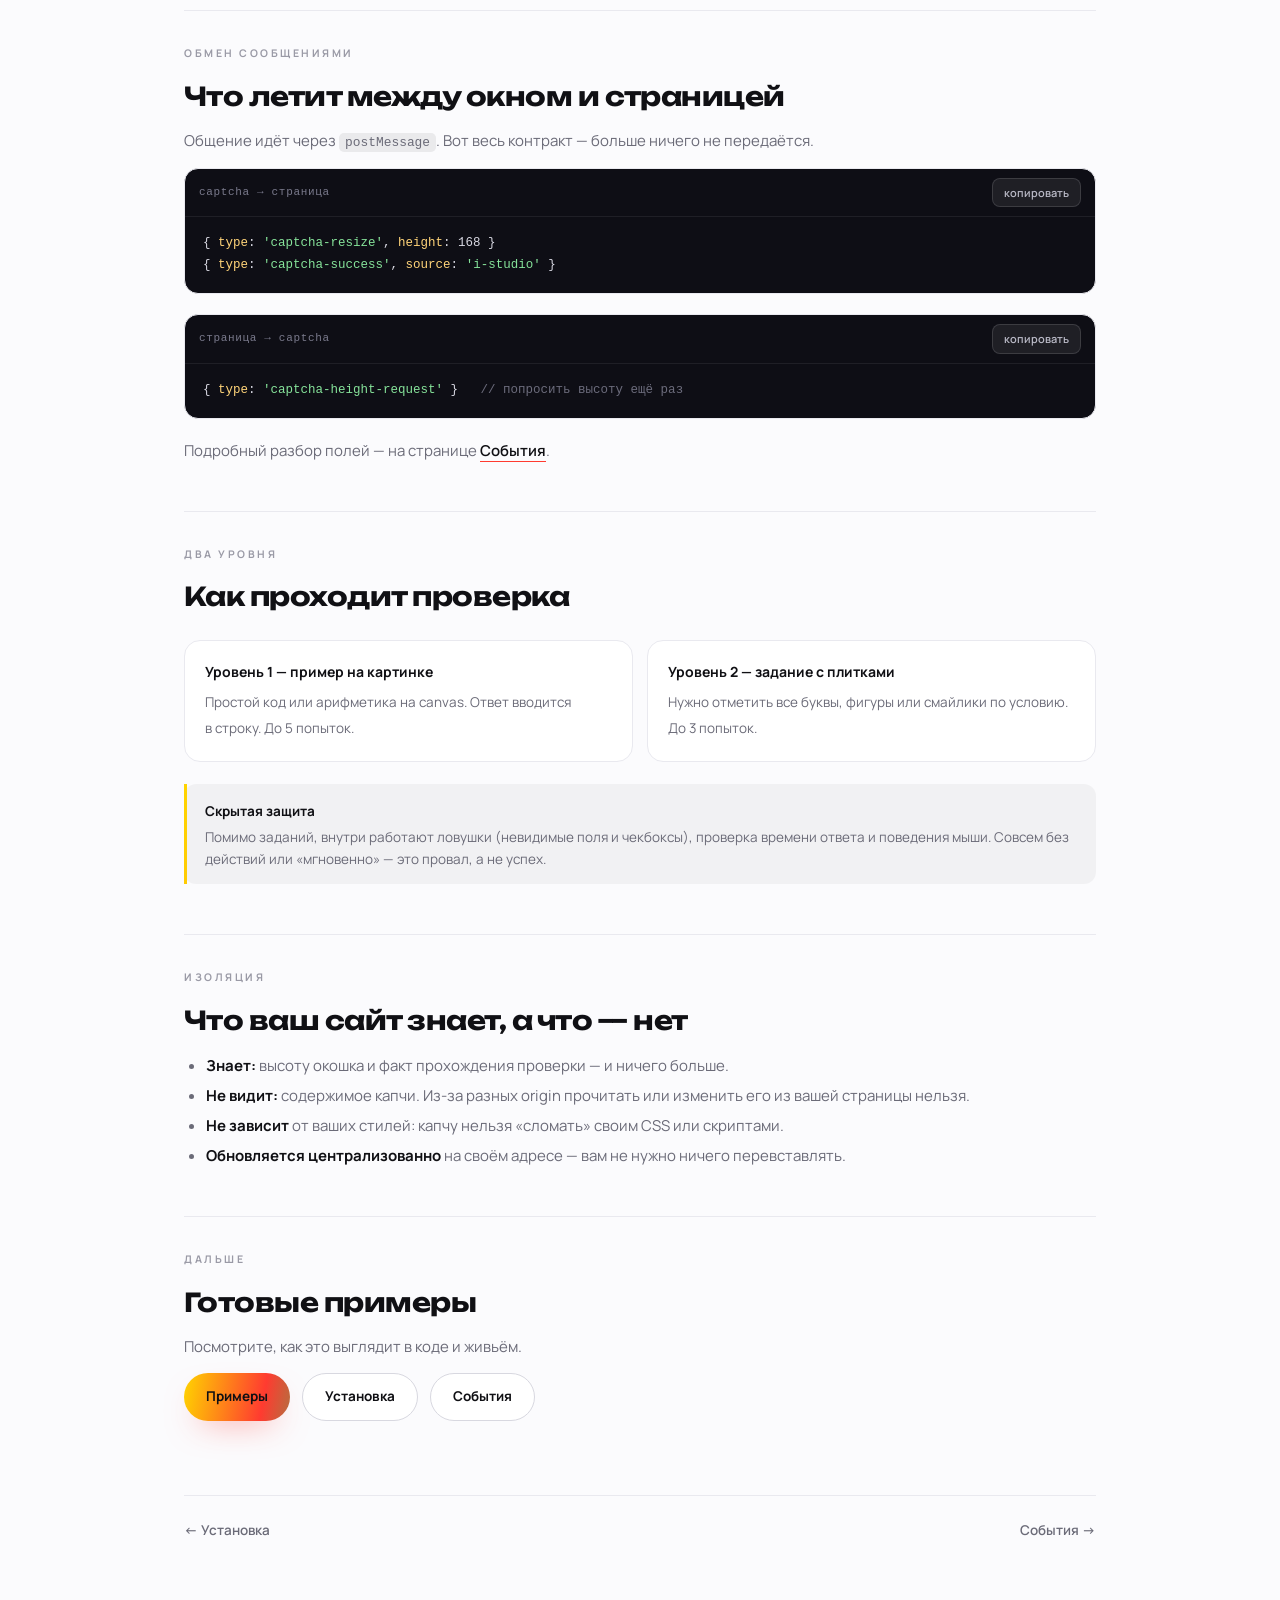
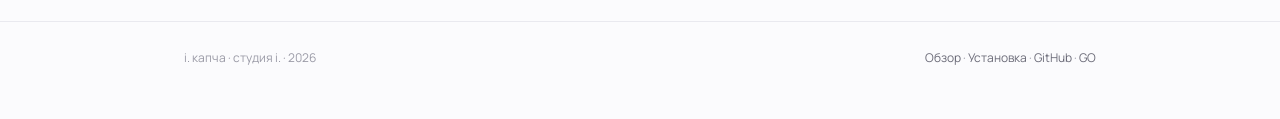
<file: how.html>
<!DOCTYPE html>
<html lang="ru">
<head>
  <meta charset="UTF-8">
  <meta name="viewport" content="width=device-width, initial-scale=1.0">
  <title>Принцип работы — і. капча</title>
  <meta name="description" content="Как устроена капча: изолированный iframe, два уровня проверки, авто-высота и captcha-success через postMessage.">
  <script>try{var t=localStorage.getItem('cap-theme');if(t==='dark')document.documentElement.setAttribute('data-theme','dark');}catch(e){}</script>
  <link rel="preconnect" href="https://fonts.googleapis.com">
  <link rel="preconnect" href="https://fonts.gstatic.com" crossorigin>
  <link href="https://fonts.googleapis.com/css2?family=Manrope:wght@400;500;600;700;800&family=Unbounded:wght@500;700;800;900&display=swap" rel="stylesheet">
  <link rel="stylesheet" href="site.css">
</head>
<body>
  <header class="nav">
    <div class="nav__inner">
      <a class="brand" href="official.html">і<span class="tri-text">.</span>&nbsp;капча<span class="tag">docs</span></a>
      <nav class="nav__links">
        <a href="official.html">Обзор</a>
        <a href="install.html">Установка</a>
        <a href="how.html">Принцип</a>
        <a href="events.html">События</a>
        <a href="examples.html">Примеры</a>
        <a href="builder.html">Конструктор</a>
        <a href="security.html">Безопасность</a>
        <a class="nav__gh" href="https://github.com/Doinwor/captcha" target="_blank" rel="noopener">GitHub</a>
        <button class="theme-toggle" id="themeToggle" aria-label="Переключить тему"><span class="theme-toggle__knob"></span></button>
      </nav>
    </div>
  </header>

  <main>
    <div class="wrap">
      <span class="badge">как это устроено</span>
      <h1>Принцип работы</h1>
      <p class="lead">
        Капча — это отдельный виджет на&nbsp;своём адресе. Ваш сайт показывает её внутри себя как окошко
        и&nbsp;получает от&nbsp;неё только два сигнала: <strong>свою высоту</strong> и&nbsp;<strong>«проверка пройдена»</strong>.
        Ниже — что происходит между этими двумя событиями.
      </p>

      <section>
        <div class="eyebrow">Коротко</div>
        <div class="grid grid--3">
          <div class="card"><b>1 · Окошко</b><span>Вы вставляете <code>&lt;iframe&gt;</code> с адресом капчи на&nbsp;свою страницу</span></div>
          <div class="card"><b>2 · Проверка</b><span>Человек проходит два уровня внутри этого окошка</span></div>
          <div class="card"><b>3 · Сигнал</b><span>Капча присылает <code>captcha-success</code>, вы включаете кнопку</span></div>
        </div>
      </section>

      <section>
        <div class="eyebrow">По шагам</div>
        <h2>Что происходит по&nbsp;порядку</h2>

        <div class="step">
          <div class="step__h"><span class="step__num">1</span><h3>Ваша страница вставляет окошко</h3></div>
          <p>
            Вы добавляете в&nbsp;HTML тег <code>&lt;iframe&gt;</code> с&nbsp;адресом капчи. Ширину задаёте сами,
            высоту не&nbsp;трогаете — капча сообщит её сама.
          </p>
        </div>

        <div class="step">
          <div class="step__h"><span class="step__num">2</span><h3>Браузер грузит капчу отдельно</h3></div>
          <p>
            <code>&lt;iframe&gt;</code> — это как отдельная вкладка внутри вашей страницы: у&nbsp;неё свой origin,
            свои стили и&nbsp;скрипты. Поэтому капча <strong>не&nbsp;конфликтует</strong> с&nbsp;вашим CSS и&nbsp;JS,
            и&nbsp;наоборот — ваша страница не&nbsp;мешает ей.
          </p>
        </div>

        <div class="step">
          <div class="step__h"><span class="step__num">3</span><h3>Капча сообщает свою высоту</h3></div>
          <p>
            Капча понимает, что она внутри окошка, и&nbsp;присылает сообщение <code>captcha-resize</code> с&nbsp;полем
            <code>height</code>. Ваш скрипт подгоняет высоту <code>&lt;iframe&gt;</code>, чтобы не&nbsp;было лишних полос прокрутки.
          </p>
        </div>

        <div class="step">
          <div class="step__h"><span class="step__num">4</span><h3>Человек проходит проверку</h3></div>
          <p>
            Сначала первый уровень — ввести код (или посчитать пример) с&nbsp;картинки. Затем второй —
            отметить на&nbsp;наборе плиток все буквы, фигуры или смайлики по&nbsp;заданию.
          </p>
        </div>

        <div class="step">
          <div class="step__h"><span class="step__num">5</span><h3>Капча присылает успех</h3></div>
          <p>
            Как только оба уровня пройдены, капча отправляет сообщение
            <code>captcha-success</code> с&nbsp;полем <code>source: 'i-studio'</code>.
          </p>
        </div>

        <div class="step">
          <div class="step__h"><span class="step__num">6</span><h3>Ваш скрипт снимает блокировку</h3></div>
          <p>
            Обработчик, <strong>сверив источник</strong> (<code>e.origin</code>), убирает у&nbsp;кнопки атрибут
            <code>disabled</code> — кнопка становится активной. Ничего вручную нажимать не&nbsp;надо.
          </p>
        </div>
      </section>

      <section>
        <div class="eyebrow">Обмен сообщениями</div>
        <h2>Что летит между окном и&nbsp;страницей</h2>
        <p>Общение идёт через <code>postMessage</code>. Вот весь контракт — больше ничего не&nbsp;передаётся.</p>
        <div class="codeblock">
          <div class="codeblock__bar"><span class="codeblock__label">captcha → страница</span><button class="copy-btn" type="button">копировать</button></div>
          <pre><code>{ <span class="at">type</span>: <span class="st">'captcha-resize'</span>, <span class="at">height</span>: 168 }
{ <span class="at">type</span>: <span class="st">'captcha-success'</span>, <span class="at">source</span>: <span class="st">'i-studio'</span> }</code></pre>
        </div>
        <div class="codeblock">
          <div class="codeblock__bar"><span class="codeblock__label">страница → captcha</span><button class="copy-btn" type="button">копировать</button></div>
          <pre><code>{ <span class="at">type</span>: <span class="st">'captcha-height-request'</span> }   <span class="cm">// попросить высоту ещё раз</span></code></pre>
        </div>
        <p>Подробный разбор полей — на&nbsp;странице <a class="link" href="events.html">События</a>.</p>
      </section>

      <section>
        <div class="eyebrow">Два уровня</div>
        <h2>Как проходит проверка</h2>
        <div class="grid grid--2">
          <div class="card"><b>Уровень 1 — пример на картинке</b><span>Простой код или арифметика на&nbsp;canvas. Ответ вводится в&nbsp;строку. До&nbsp;5&nbsp;попыток.</span></div>
          <div class="card"><b>Уровень 2 — задание с плитками</b><span>Нужно отметить все буквы, фигуры или смайлики по&nbsp;условию. До&nbsp;3&nbsp;попыток.</span></div>
        </div>
        <div class="callout" style="margin-top:22px">
          <b>Скрытая защита</b>
          <p>
            Помимо заданий, внутри работают ловушки (невидимые поля и&nbsp;чекбоксы), проверка времени ответа
            и&nbsp;поведения мыши. Совсем без действий или «мгновенно» — это провал, а&nbsp;не&nbsp;успех.
          </p>
        </div>
      </section>

      <section>
        <div class="eyebrow">Изоляция</div>
        <h2>Что ваш сайт знает, а&nbsp;что&nbsp;— нет</h2>
        <ul class="plain">
          <li><strong>Знает:</strong> высоту окошка и&nbsp;факт прохождения проверки — и&nbsp;ничего больше.</li>
          <li><strong>Не&nbsp;видит:</strong> содержимое капчи. Из-за разных origin прочитать или изменить его из вашей страницы нельзя.</li>
          <li><strong>Не&nbsp;зависит</strong> от ваших стилей: капчу нельзя «сломать» своим CSS или скриптами.</li>
          <li><strong>Обновляется централизованно</strong> на&nbsp;своём адресе — вам не&nbsp;нужно ничего перевставлять.</li>
        </ul>
      </section>

      <section>
        <div class="eyebrow">Дальше</div>
        <h2>Готовые примеры</h2>
        <p>Посмотрите, как это выглядит в&nbsp;коде и&nbsp;живьём.</p>
        <div class="btn-row">
          <a class="btn btn--tri" href="examples.html">Примеры</a>
          <a class="btn" href="install.html">Установка</a>
          <a class="btn" href="events.html">События</a>
        </div>
      </section>

      <nav class="pager">
        <a href="install.html">← Установка</a>
        <a class="next" href="events.html">События →</a>
      </nav>
    </div>
  </main>

  <footer class="site">
    <div class="wrap">
      <span>і.&nbsp;капча · студия і. · 2026</span>
      <span>
        <a href="official.html">Обзор</a> ·
        <a href="install.html">Установка</a> ·
        <a href="https://github.com/Doinwor/captcha" target="_blank" rel="noopener">GitHub</a> ·
        <a href="https://doinwor.github.io/go-ecosystem/" target="_blank" rel="noopener">GO</a>
      </span>
    </div>
  </footer>

  <script src="site.js"></script>
</body>
</html>
</file>
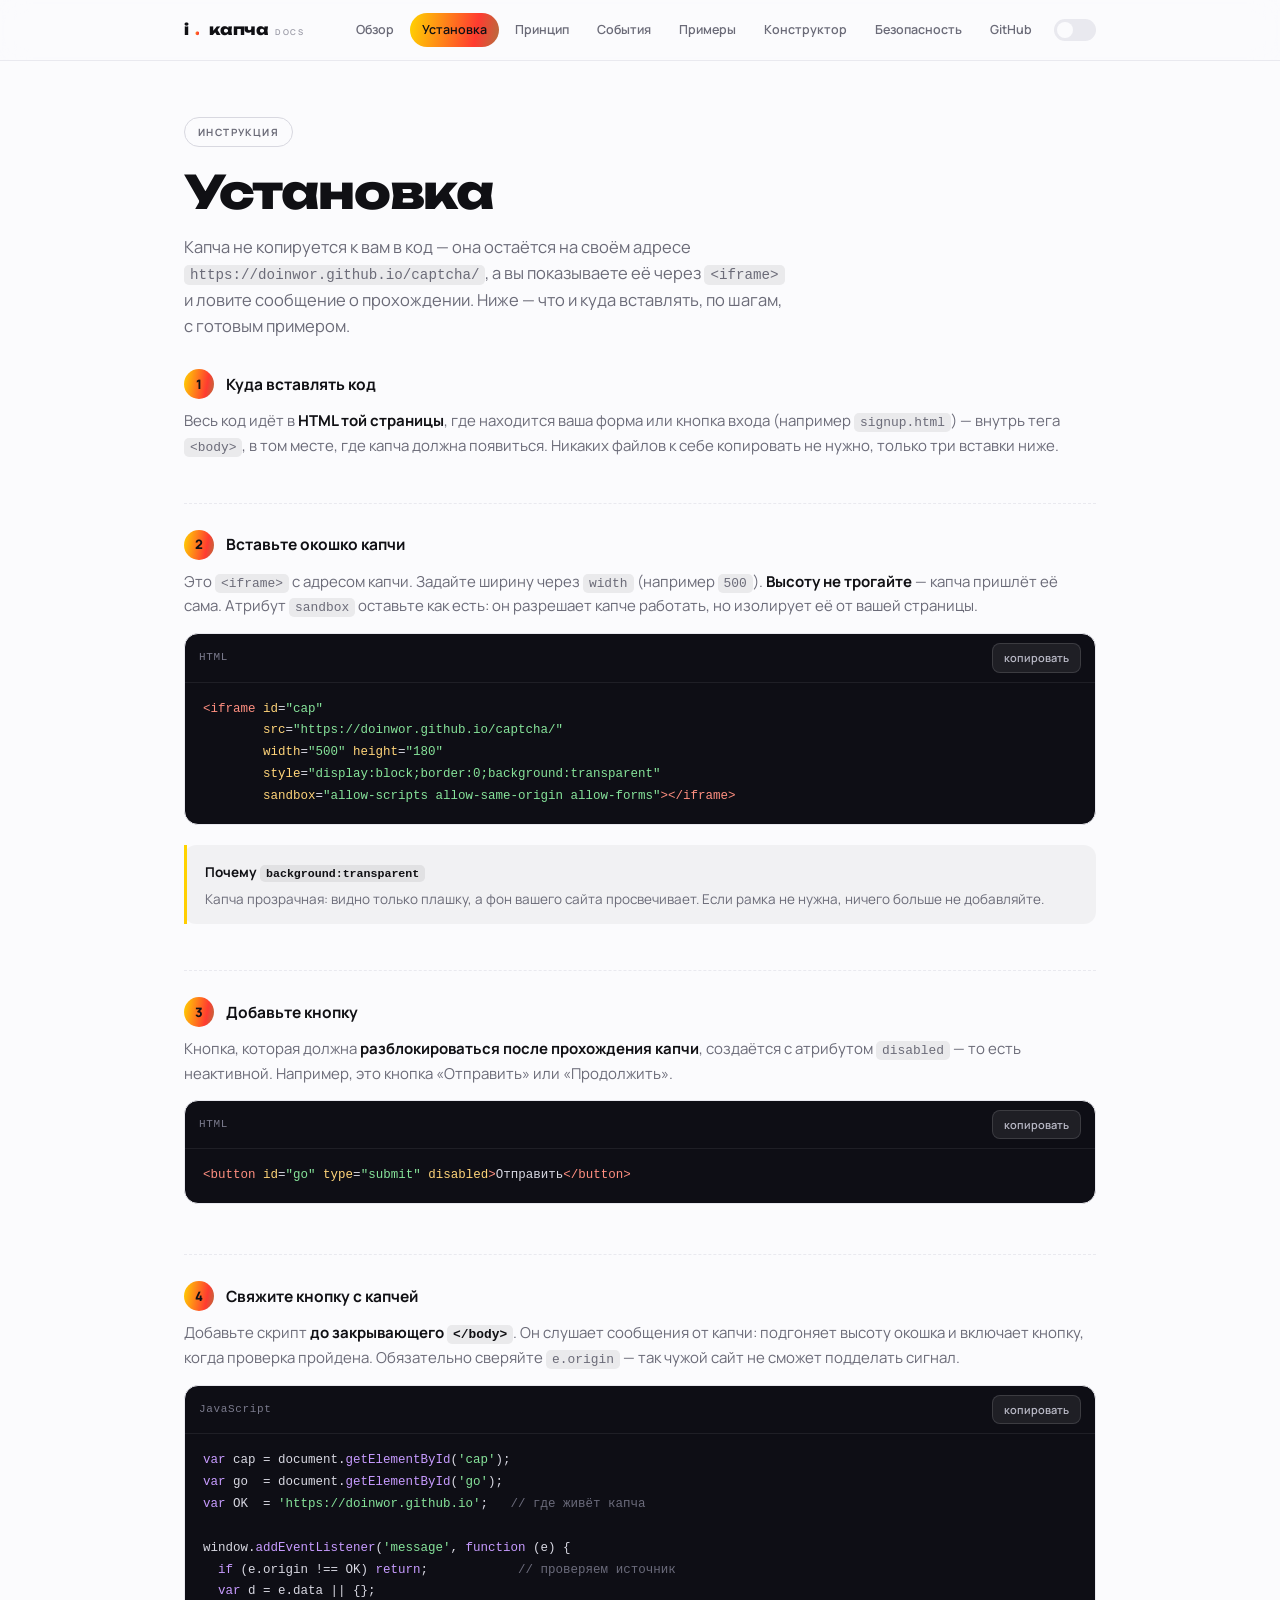
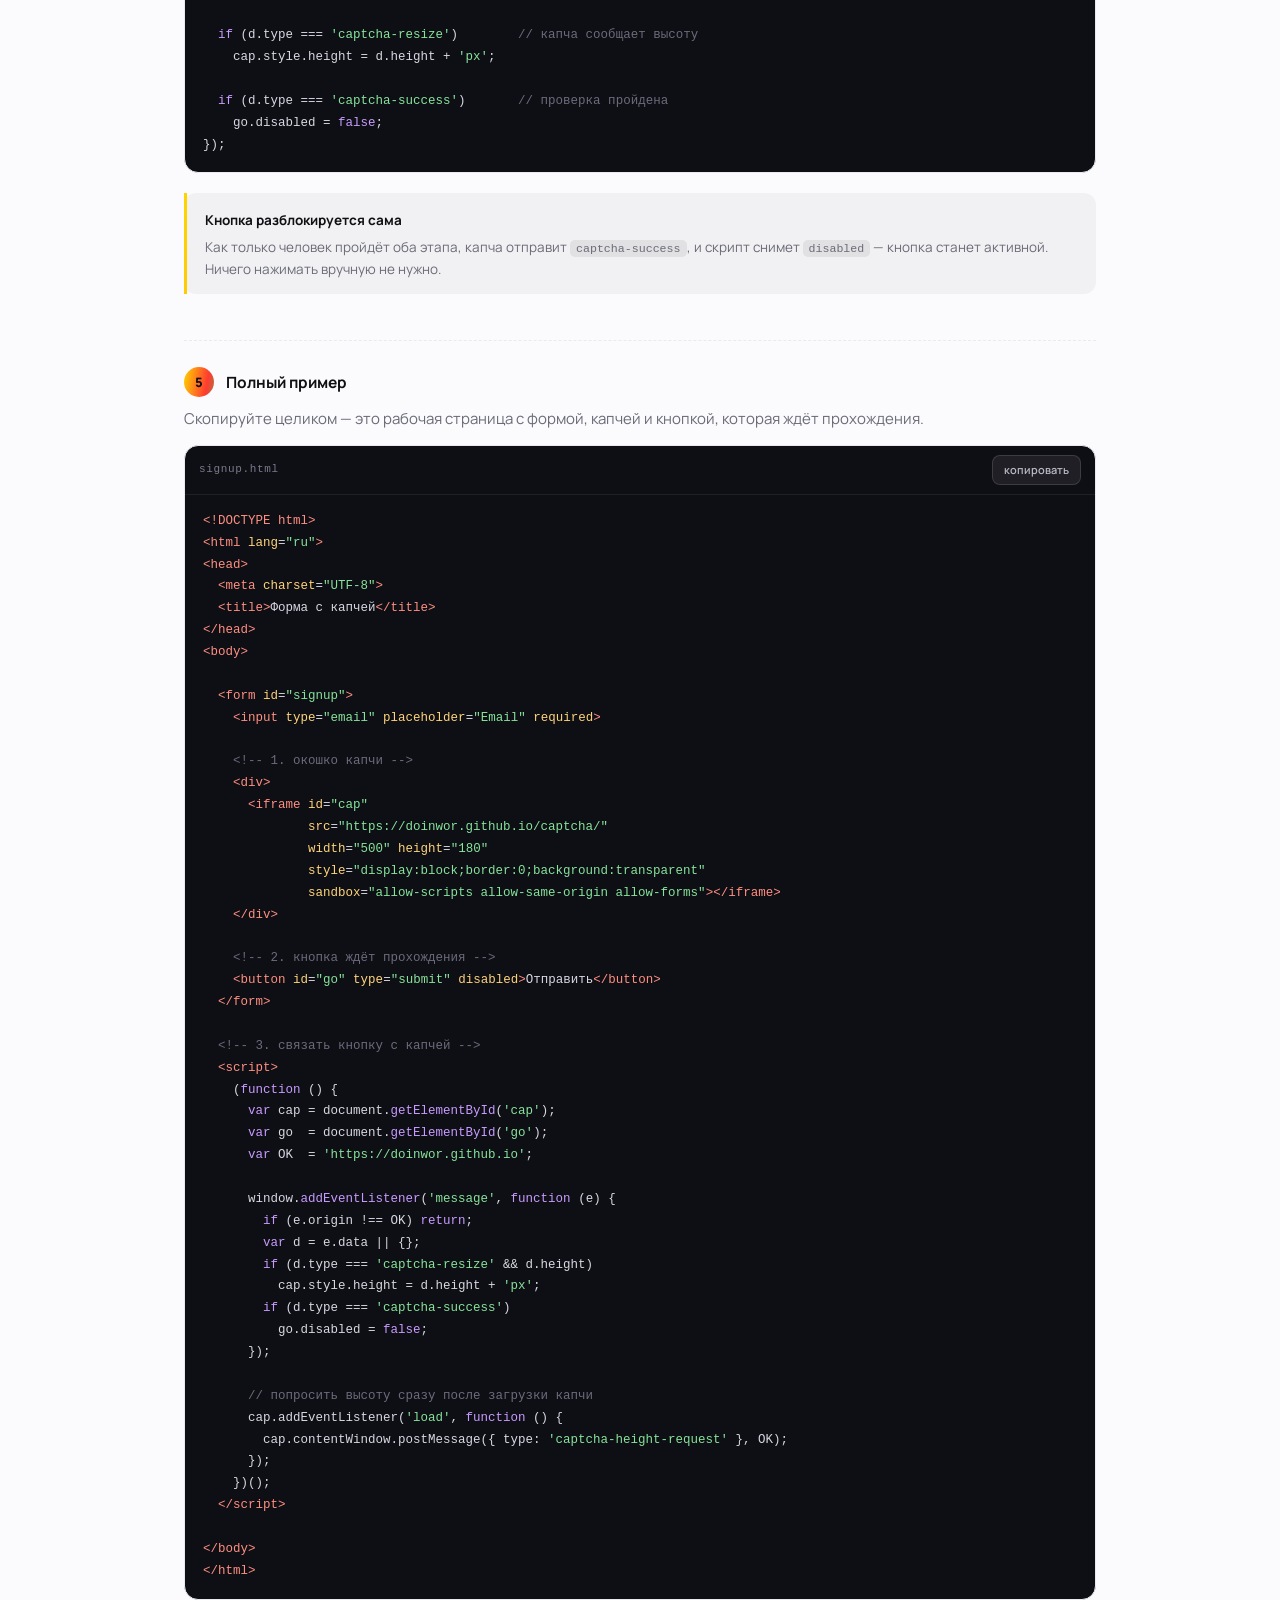
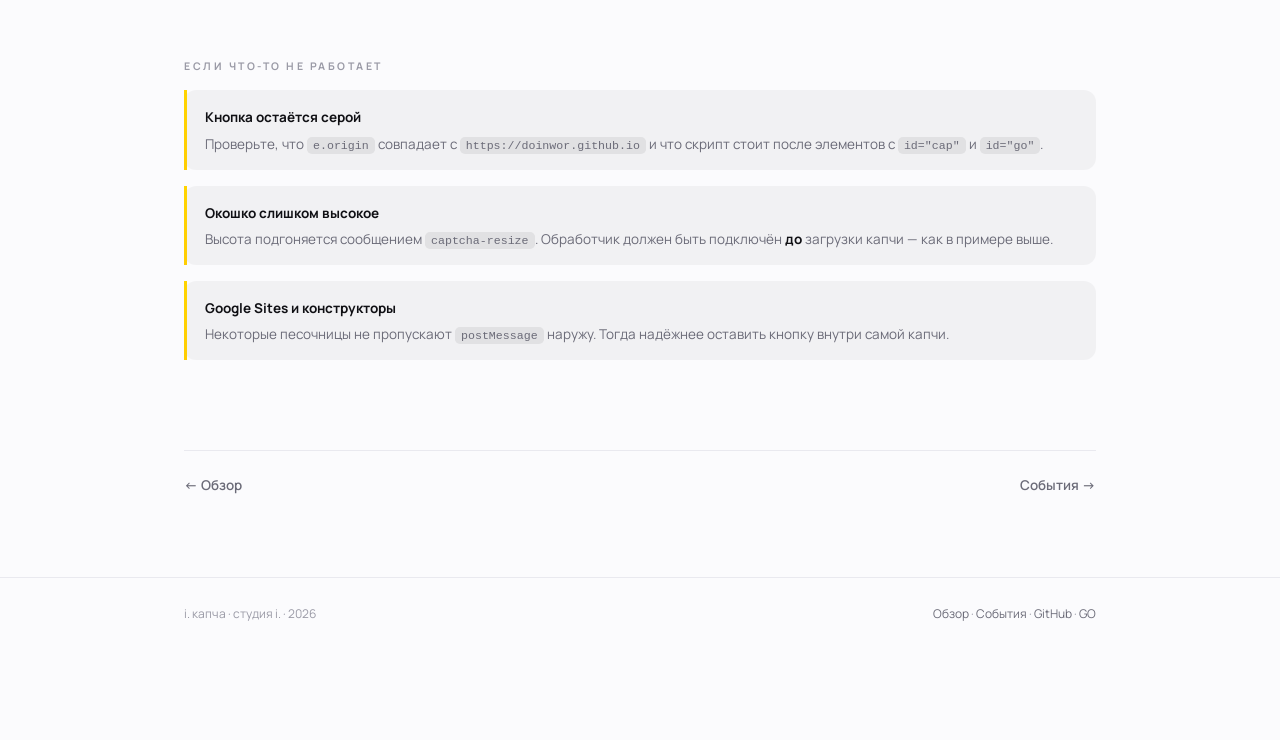
<file: install.html>
<!DOCTYPE html>
<html lang="ru">
<head>
  <meta charset="UTF-8">
  <meta name="viewport" content="width=device-width, initial-scale=1.0">
  <title>Установка — і. капча</title>
  <meta name="description" content="Пошаговая инструкция: как вставить капчу на сайт через iframe и привязать кнопку, которая разблокируется после прохождения.">
  <script>try{var t=localStorage.getItem('cap-theme');if(t==='dark')document.documentElement.setAttribute('data-theme','dark');}catch(e){}</script>
  <link rel="preconnect" href="https://fonts.googleapis.com">
  <link rel="preconnect" href="https://fonts.gstatic.com" crossorigin>
  <link href="https://fonts.googleapis.com/css2?family=Manrope:wght@400;500;600;700;800&family=Unbounded:wght@500;700;800;900&display=swap" rel="stylesheet">
  <link rel="stylesheet" href="site.css">
</head>
<body>
  <header class="nav">
    <div class="nav__inner">
      <a class="brand" href="official.html">і<span class="tri-text">.</span>&nbsp;капча<span class="tag">docs</span></a>
      <nav class="nav__links">
        <a href="official.html">Обзор</a>
        <a href="install.html">Установка</a>
        <a href="how.html">Принцип</a>
        <a href="events.html">События</a>
        <a href="examples.html">Примеры</a>
        <a href="builder.html">Конструктор</a>
        <a href="security.html">Безопасность</a>
        <a class="nav__gh" href="https://github.com/Doinwor/captcha" target="_blank" rel="noopener">GitHub</a>
        <button class="theme-toggle" id="themeToggle" aria-label="Переключить тему"><span class="theme-toggle__knob"></span></button>
      </nav>
    </div>
  </header>

  <main>
    <div class="wrap">
      <span class="badge">инструкция</span>
      <h1>Установка</h1>
      <p class="lead">
        Капча не&nbsp;копируется к&nbsp;вам в&nbsp;код — она остаётся на&nbsp;своём адресе
        <code>https://doinwor.github.io/captcha/</code>, а&nbsp;вы показываете её через
        <code>&lt;iframe&gt;</code> и&nbsp;ловите сообщение о&nbsp;прохождении.
        Ниже — что и&nbsp;куда вставлять, по&nbsp;шагам, с&nbsp;готовым примером.
      </p>

      <div class="step">
        <div class="step__h"><span class="step__num">1</span><h3>Куда вставлять код</h3></div>
        <p>
          Весь код идёт в&nbsp;<strong>HTML той страницы</strong>, где находится ваша форма или кнопка входа
          (например <code>signup.html</code>) — внутрь тега <code>&lt;body&gt;</code>, в&nbsp;том месте,
          где капча должна появиться. Никаких файлов к&nbsp;себе копировать не&nbsp;нужно, только три вставки ниже.
        </p>
      </div>

      <div class="step">
        <div class="step__h"><span class="step__num">2</span><h3>Вставьте окошко капчи</h3></div>
        <p>
          Это <code>&lt;iframe&gt;</code> с&nbsp;адресом капчи. Задайте ширину через <code>width</code>
          (например <code>500</code>). <strong>Высоту не&nbsp;трогайте</strong> — капча пришлёт её сама.
          Атрибут <code>sandbox</code> оставьте как есть: он&nbsp;разрешает капче работать, но&nbsp;изолирует её от&nbsp;вашей страницы.
        </p>
        <div class="codeblock">
          <div class="codeblock__bar"><span class="codeblock__label">HTML</span><button class="copy-btn" type="button">копировать</button></div>
          <pre><code><span class="tg">&lt;iframe</span> <span class="at">id</span>=<span class="st">"cap"</span>
        <span class="at">src</span>=<span class="st">"https://doinwor.github.io/captcha/"</span>
        <span class="at">width</span>=<span class="st">"500"</span> <span class="at">height</span>=<span class="st">"180"</span>
        <span class="at">style</span>=<span class="st">"display:block;border:0;background:transparent"</span>
        <span class="at">sandbox</span>=<span class="st">"allow-scripts allow-same-origin allow-forms"</span><span class="tg">&gt;&lt;/iframe&gt;</span></code></pre>
        </div>
        <div class="callout">
          <b>Почему <code>background:transparent</code></b>
          <p>Капча прозрачная: видно только плашку, а фон вашего сайта просвечивает. Если рамка не&nbsp;нужна, ничего больше не&nbsp;добавляйте.</p>
        </div>
      </div>

      <div class="step">
        <div class="step__h"><span class="step__num">3</span><h3>Добавьте кнопку</h3></div>
        <p>
          Кнопка, которая должна <strong>разблокироваться после прохождения капчи</strong>, создаётся
          с&nbsp;атрибутом <code>disabled</code> — то&nbsp;есть неактивной. Например, это кнопка «Отправить» или «Продолжить».
        </p>
        <div class="codeblock">
          <div class="codeblock__bar"><span class="codeblock__label">HTML</span><button class="copy-btn" type="button">копировать</button></div>
          <pre><code><span class="tg">&lt;button</span> <span class="at">id</span>=<span class="st">"go"</span> <span class="at">type</span>=<span class="st">"submit"</span> <span class="at">disabled</span><span class="tg">&gt;</span>Отправить<span class="tg">&lt;/button&gt;</span></code></pre>
        </div>
      </div>

      <div class="step">
        <div class="step__h"><span class="step__num">4</span><h3>Свяжите кнопку с&nbsp;капчей</h3></div>
        <p>
          Добавьте скрипт <strong>до закрывающего <code>&lt;/body&gt;</code></strong>. Он&nbsp;слушает сообщения
          от&nbsp;капчи: подгоняет высоту окошка и&nbsp;включает кнопку, когда проверка пройдена.
          Обязательно сверяйте <code>e.origin</code> — так чужой сайт не&nbsp;сможет подделать сигнал.
        </p>
        <div class="codeblock">
          <div class="codeblock__bar"><span class="codeblock__label">JavaScript</span><button class="copy-btn" type="button">копировать</button></div>
          <pre><code><span class="kw">var</span> cap = document.<span class="kw">getElementById</span>(<span class="st">'cap'</span>);
<span class="kw">var</span> go  = document.<span class="kw">getElementById</span>(<span class="st">'go'</span>);
<span class="kw">var</span> OK  = <span class="st">'https://doinwor.github.io'</span>;   <span class="cm">// где живёт капча</span>

window.<span class="kw">addEventListener</span>(<span class="st">'message'</span>, <span class="kw">function</span> (e) {
  <span class="kw">if</span> (e.origin !== OK) <span class="kw">return</span>;            <span class="cm">// проверяем источник</span>
  <span class="kw">var</span> d = e.data || {};

  <span class="kw">if</span> (d.type === <span class="st">'captcha-resize'</span>)        <span class="cm">// капча сообщает высоту</span>
    cap.style.height = d.height + <span class="st">'px'</span>;

  <span class="kw">if</span> (d.type === <span class="st">'captcha-success'</span>)       <span class="cm">// проверка пройдена</span>
    go.disabled = <span class="kw">false</span>;
});</code></pre>
        </div>
        <div class="callout">
          <b>Кнопка разблокируется сама</b>
          <p>Как только человек пройдёт оба этапа, капча отправит <code>captcha-success</code>, и&nbsp;скрипт снимет <code>disabled</code> — кнопка станет активной. Ничего нажимать вручную не&nbsp;нужно.</p>
        </div>
      </div>

      <div class="step">
        <div class="step__h"><span class="step__num">5</span><h3>Полный пример</h3></div>
        <p>Скопируйте целиком — это рабочая страница с&nbsp;формой, капчей и&nbsp;кнопкой, которая ждёт прохождения.</p>
        <div class="codeblock">
          <div class="codeblock__bar"><span class="codeblock__label">signup.html</span><button class="copy-btn" type="button">копировать</button></div>
          <pre><code><span class="tg">&lt;!DOCTYPE html&gt;</span>
<span class="tg">&lt;html</span> <span class="at">lang</span>=<span class="st">"ru"</span><span class="tg">&gt;</span>
<span class="tg">&lt;head&gt;</span>
  <span class="tg">&lt;meta</span> <span class="at">charset</span>=<span class="st">"UTF-8"</span><span class="tg">&gt;</span>
  <span class="tg">&lt;title&gt;</span>Форма с капчей<span class="tg">&lt;/title&gt;</span>
<span class="tg">&lt;/head&gt;</span>
<span class="tg">&lt;body&gt;</span>

  <span class="tg">&lt;form</span> <span class="at">id</span>=<span class="st">"signup"</span><span class="tg">&gt;</span>
    <span class="tg">&lt;input</span> <span class="at">type</span>=<span class="st">"email"</span> <span class="at">placeholder</span>=<span class="st">"Email"</span> <span class="at">required</span><span class="tg">&gt;</span>

    <span class="cm">&lt;!-- 1. окошко капчи --&gt;</span>
    <span class="tg">&lt;div&gt;</span>
      <span class="tg">&lt;iframe</span> <span class="at">id</span>=<span class="st">"cap"</span>
              <span class="at">src</span>=<span class="st">"https://doinwor.github.io/captcha/"</span>
              <span class="at">width</span>=<span class="st">"500"</span> <span class="at">height</span>=<span class="st">"180"</span>
              <span class="at">style</span>=<span class="st">"display:block;border:0;background:transparent"</span>
              <span class="at">sandbox</span>=<span class="st">"allow-scripts allow-same-origin allow-forms"</span><span class="tg">&gt;&lt;/iframe&gt;</span>
    <span class="tg">&lt;/div&gt;</span>

    <span class="cm">&lt;!-- 2. кнопка ждёт прохождения --&gt;</span>
    <span class="tg">&lt;button</span> <span class="at">id</span>=<span class="st">"go"</span> <span class="at">type</span>=<span class="st">"submit"</span> <span class="at">disabled</span><span class="tg">&gt;</span>Отправить<span class="tg">&lt;/button&gt;</span>
  <span class="tg">&lt;/form&gt;</span>

  <span class="cm">&lt;!-- 3. связать кнопку с капчей --&gt;</span>
  <span class="tg">&lt;script&gt;</span>
    (<span class="kw">function</span> () {
      <span class="kw">var</span> cap = document.<span class="kw">getElementById</span>(<span class="st">'cap'</span>);
      <span class="kw">var</span> go  = document.<span class="kw">getElementById</span>(<span class="st">'go'</span>);
      <span class="kw">var</span> OK  = <span class="st">'https://doinwor.github.io'</span>;

      window.<span class="kw">addEventListener</span>(<span class="st">'message'</span>, <span class="kw">function</span> (e) {
        <span class="kw">if</span> (e.origin !== OK) <span class="kw">return</span>;
        <span class="kw">var</span> d = e.data || {};
        <span class="kw">if</span> (d.type === <span class="st">'captcha-resize'</span> && d.height)
          cap.style.height = d.height + <span class="st">'px'</span>;
        <span class="kw">if</span> (d.type === <span class="st">'captcha-success'</span>)
          go.disabled = <span class="kw">false</span>;
      });

      <span class="cm">// попросить высоту сразу после загрузки капчи</span>
      cap.addEventListener(<span class="st">'load'</span>, <span class="kw">function</span> () {
        cap.contentWindow.postMessage({ type: <span class="st">'captcha-height-request'</span> }, OK);
      });
    })();
  <span class="tg">&lt;/script&gt;</span>

<span class="tg">&lt;/body&gt;</span>
<span class="tg">&lt;/html&gt;</span></code></pre>
        </div>
      </div>

      <section>
        <div class="eyebrow">Если что-то не работает</div>
        <div class="callout">
          <b>Кнопка остаётся серой</b>
          <p>Проверьте, что <code>e.origin</code> совпадает с&nbsp;<code>https://doinwor.github.io</code> и&nbsp;что скрипт стоит после элементов с&nbsp;<code>id="cap"</code> и&nbsp;<code>id="go"</code>.</p>
        </div>
        <div class="callout">
          <b>Окошко слишком высокое</b>
          <p>Высота подгоняется сообщением <code>captcha-resize</code>. Обработчик должен быть подключён <strong>до</strong> загрузки капчи — как в&nbsp;примере выше.</p>
        </div>
        <div class="callout">
          <b>Google Sites и конструкторы</b>
          <p>Некоторые песочницы не&nbsp;пропускают <code>postMessage</code> наружу. Тогда надёжнее оставить кнопку внутри самой капчи.</p>
        </div>
      </section>

      <nav class="pager">
        <a href="official.html">← Обзор</a>
        <a class="next" href="events.html">События →</a>
      </nav>
    </div>
  </main>

  <footer class="site">
    <div class="wrap">
      <span>і.&nbsp;капча · студия і. · 2026</span>
      <span>
        <a href="official.html">Обзор</a> ·
        <a href="events.html">События</a> ·
        <a href="https://github.com/Doinwor/captcha" target="_blank" rel="noopener">GitHub</a> ·
        <a href="https://doinwor.github.io/go-ecosystem/" target="_blank" rel="noopener">GO</a>
      </span>
    </div>
  </footer>

  <script src="site.js"></script>
</body>
</html>
</file>
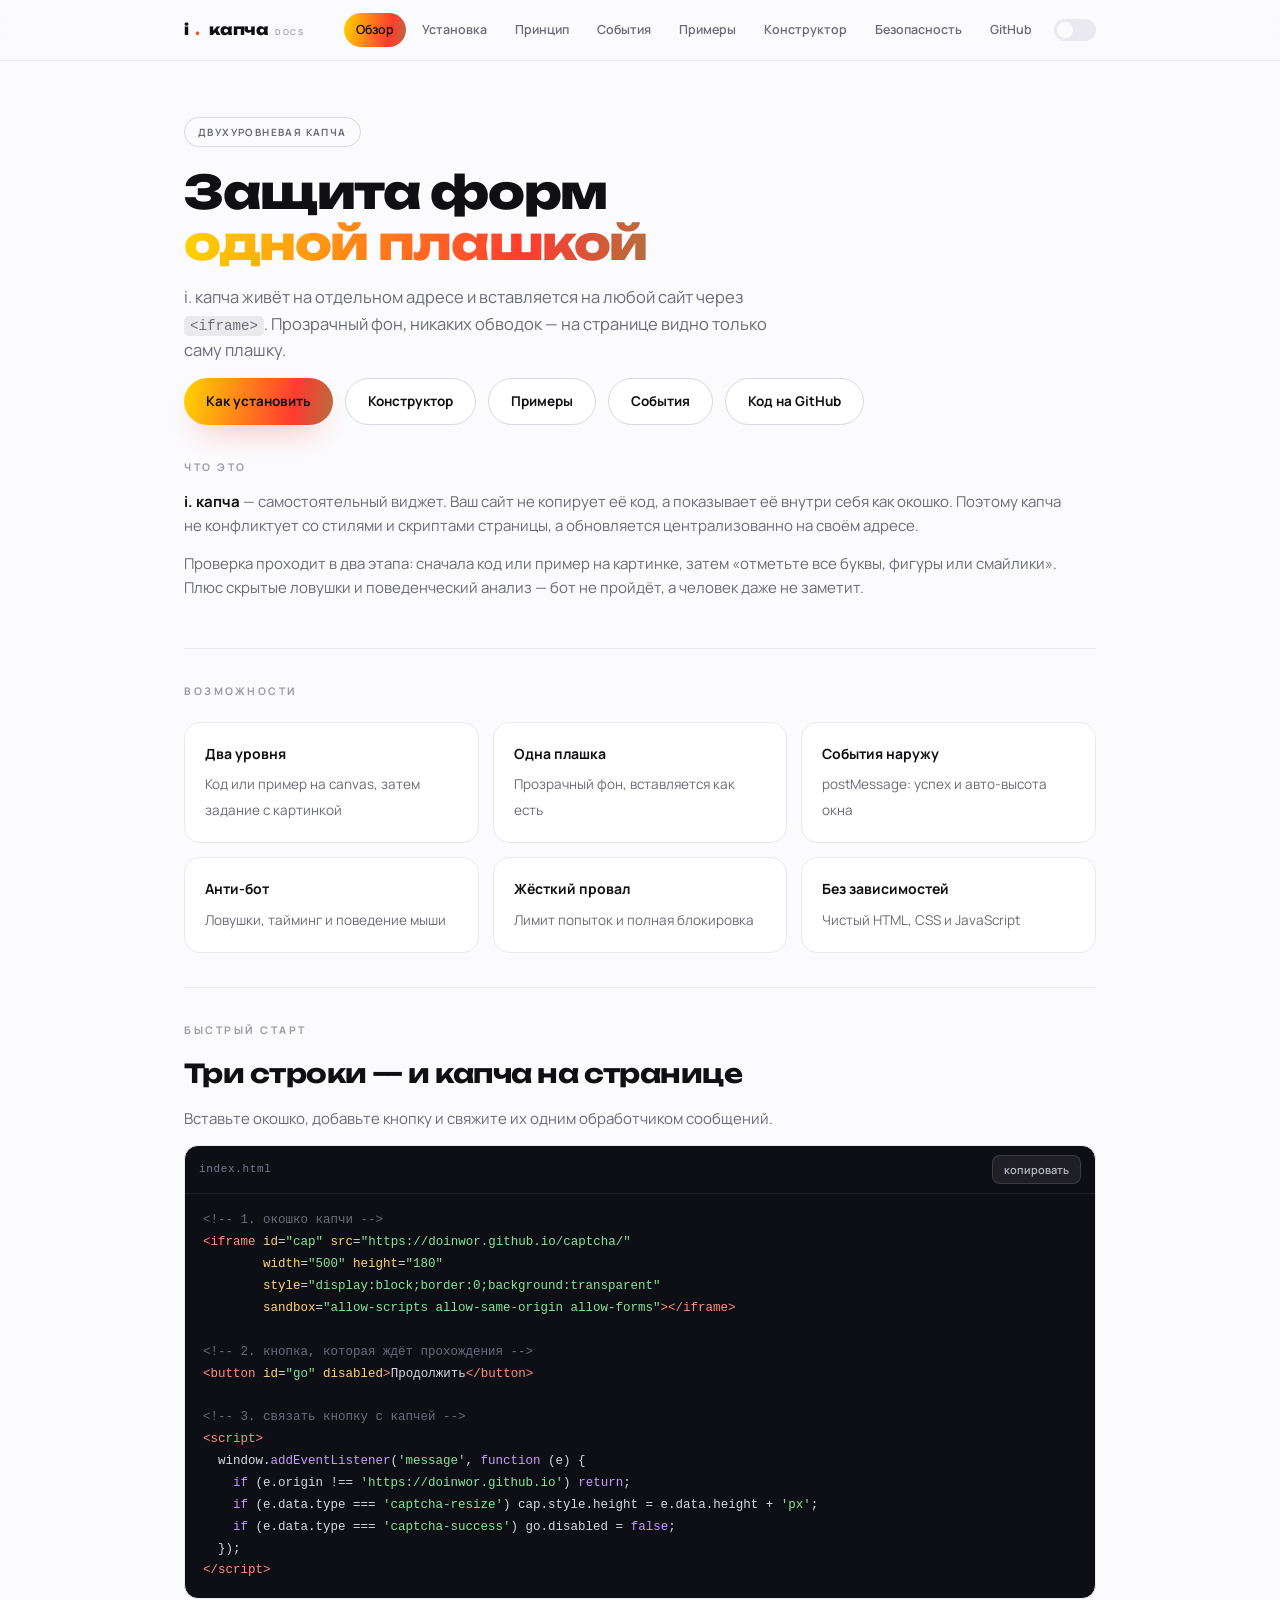
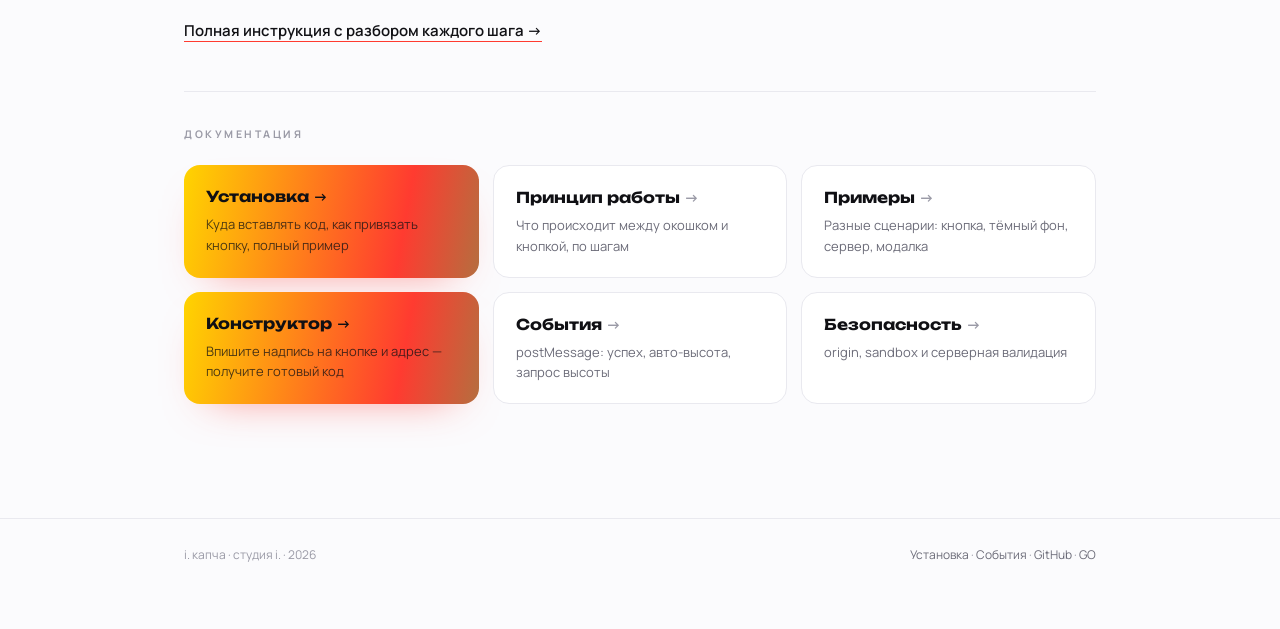
<file: official.html>
<!DOCTYPE html>
<html lang="ru">
<head>
  <meta charset="UTF-8">
  <meta name="viewport" content="width=device-width, initial-scale=1.0">
  <title>і. капча — документация</title>
  <meta name="description" content="і. капча — двухуровневая капча, которая вставляется на любой сайт одной прозрачной плашкой. Документация, установка, события postMessage.">
  <script>try{var t=localStorage.getItem('cap-theme');if(t==='dark')document.documentElement.setAttribute('data-theme','dark');}catch(e){}</script>
  <link rel="preconnect" href="https://fonts.googleapis.com">
  <link rel="preconnect" href="https://fonts.gstatic.com" crossorigin>
  <link href="https://fonts.googleapis.com/css2?family=Manrope:wght@400;500;600;700;800&family=Unbounded:wght@500;700;800;900&display=swap" rel="stylesheet">
  <link rel="stylesheet" href="site.css">
</head>
<body>
  <header class="nav">
    <div class="nav__inner">
      <a class="brand" href="official.html">і<span class="tri-text">.</span>&nbsp;капча<span class="tag">docs</span></a>
      <nav class="nav__links">
        <a href="official.html">Обзор</a>
        <a href="install.html">Установка</a>
        <a href="how.html">Принцип</a>
        <a href="events.html">События</a>
        <a href="examples.html">Примеры</a>
        <a href="builder.html">Конструктор</a>
        <a href="security.html">Безопасность</a>
        <a class="nav__gh" href="https://github.com/Doinwor/captcha" target="_blank" rel="noopener">GitHub</a>
        <button class="theme-toggle" id="themeToggle" aria-label="Переключить тему"><span class="theme-toggle__knob"></span></button>
      </nav>
    </div>
  </header>

  <main>
    <div class="wrap">
      <span class="badge">двухуровневая капча</span>
      <h1>Защита форм<br><span class="tri-text">одной плашкой</span></h1>
      <p class="lead">
        і.&nbsp;капча живёт на&nbsp;отдельном адресе и&nbsp;вставляется на&nbsp;любой сайт через
        <code>&lt;iframe&gt;</code>. Прозрачный фон, никаких обводок — на&nbsp;странице видно только саму плашку.
      </p>
      <div class="btn-row">
          <a class="btn btn--tri" href="install.html">Как установить</a>
          <a class="btn" href="builder.html">Конструктор</a>
          <a class="btn" href="examples.html">Примеры</a>
          <a class="btn" href="events.html">События</a>
        <a class="btn" href="https://github.com/Doinwor/captcha" target="_blank" rel="noopener">Код на GitHub</a>
      </div>

      <section>
        <div class="eyebrow">Что это</div>
        <p>
          <strong>і.&nbsp;капча</strong> — самостоятельный виджет. Ваш сайт не&nbsp;копирует её код, а&nbsp;показывает
          её внутри себя как окошко. Поэтому капча не&nbsp;конфликтует со&nbsp;стилями и&nbsp;скриптами страницы,
          а&nbsp;обновляется централизованно на&nbsp;своём адресе.
        </p>
        <p>
          Проверка проходит в&nbsp;два этапа: сначала код или пример на&nbsp;картинке, затем «отметьте все буквы,
          фигуры или смайлики». Плюс скрытые ловушки и&nbsp;поведенческий анализ — бот не&nbsp;пройдёт,
          а&nbsp;человек даже не&nbsp;заметит.
        </p>
      </section>

      <section>
        <div class="eyebrow">Возможности</div>
        <div class="grid grid--3">
          <div class="card"><b>Два уровня</b><span>Код или пример на&nbsp;canvas, затем задание с&nbsp;картинкой</span></div>
          <div class="card"><b>Одна плашка</b><span>Прозрачный фон, вставляется как есть</span></div>
          <div class="card"><b>События наружу</b><span>postMessage: успех и&nbsp;авто-высота окна</span></div>
          <div class="card"><b>Анти-бот</b><span>Ловушки, тайминг и&nbsp;поведение мыши</span></div>
          <div class="card"><b>Жёсткий провал</b><span>Лимит попыток и&nbsp;полная блокировка</span></div>
          <div class="card"><b>Без зависимостей</b><span>Чистый HTML, CSS и&nbsp;JavaScript</span></div>
        </div>
      </section>

      <section>
        <div class="eyebrow">Быстрый старт</div>
        <h2>Три строки — и&nbsp;капча на&nbsp;странице</h2>
        <p>Вставьте окошко, добавьте кнопку и&nbsp;свяжите их одним обработчиком сообщений.</p>
        <div class="codeblock">
          <div class="codeblock__bar"><span class="codeblock__label">index.html</span><button class="copy-btn" type="button">копировать</button></div>
          <pre><code><span class="cm">&lt;!-- 1. окошко капчи --&gt;</span>
<span class="tg">&lt;iframe</span> <span class="at">id</span>=<span class="st">"cap"</span> <span class="at">src</span>=<span class="st">"https://doinwor.github.io/captcha/"</span>
        <span class="at">width</span>=<span class="st">"500"</span> <span class="at">height</span>=<span class="st">"180"</span>
        <span class="at">style</span>=<span class="st">"display:block;border:0;background:transparent"</span>
        <span class="at">sandbox</span>=<span class="st">"allow-scripts allow-same-origin allow-forms"</span><span class="tg">&gt;&lt;/iframe&gt;</span>

<span class="cm">&lt;!-- 2. кнопка, которая ждёт прохождения --&gt;</span>
<span class="tg">&lt;button</span> <span class="at">id</span>=<span class="st">"go"</span> <span class="at">disabled</span><span class="tg">&gt;</span>Продолжить<span class="tg">&lt;/button&gt;</span>

<span class="cm">&lt;!-- 3. связать кнопку с капчей --&gt;</span>
<span class="tg">&lt;script&gt;</span>
  window.<span class="kw">addEventListener</span>(<span class="st">'message'</span>, <span class="kw">function</span> (e) {
    <span class="kw">if</span> (e.origin !== <span class="st">'https://doinwor.github.io'</span>) <span class="kw">return</span>;
    <span class="kw">if</span> (e.data.type === <span class="st">'captcha-resize'</span>) cap.style.height = e.data.height + <span class="st">'px'</span>;
    <span class="kw">if</span> (e.data.type === <span class="st">'captcha-success'</span>) go.disabled = <span class="kw">false</span>;
  });
<span class="tg">&lt;/script&gt;</span></code></pre>
        </div>
        <p><a class="link" href="install.html">Полная инструкция с&nbsp;разбором каждого шага →</a></p>
      </section>

      <section>
        <div class="eyebrow">Документация</div>
        <div class="grid grid--3">
          <a class="ncard ncard--tri" href="install.html">
            <div class="ncard__t">Установка <span class="ncard__arrow">→</span></div>
            <div class="ncard__d">Куда вставлять код, как привязать кнопку, полный пример</div>
          </a>
          <a class="ncard" href="how.html">
            <div class="ncard__t">Принцип работы <span class="ncard__arrow">→</span></div>
            <div class="ncard__d">Что происходит между окошком и кнопкой, по шагам</div>
          </a>
          <a class="ncard" href="examples.html">
            <div class="ncard__t">Примеры <span class="ncard__arrow">→</span></div>
            <div class="ncard__d">Разные сценарии: кнопка, тёмный фон, сервер, модалка</div>
          </a>
          <a class="ncard ncard--tri" href="builder.html">
            <div class="ncard__t">Конструктор <span class="ncard__arrow">→</span></div>
            <div class="ncard__d">Впишите надпись на кнопке и адрес — получите готовый код</div>
          </a>
          <a class="ncard" href="events.html">
            <div class="ncard__t">События <span class="ncard__arrow">→</span></div>
            <div class="ncard__d">postMessage: успех, авто-высота, запрос высоты</div>
          </a>
          <a class="ncard" href="security.html">
            <div class="ncard__t">Безопасность <span class="ncard__arrow">→</span></div>
            <div class="ncard__d">origin, sandbox и серверная валидация</div>
          </a>
        </div>
      </section>
    </div>
  </main>

  <footer class="site">
    <div class="wrap">
      <span>і.&nbsp;капча · студия і. · 2026</span>
      <span>
        <a href="install.html">Установка</a> ·
        <a href="events.html">События</a> ·
        <a href="https://github.com/Doinwor/captcha" target="_blank" rel="noopener">GitHub</a> ·
        <a href="https://doinwor.github.io/go-ecosystem/" target="_blank" rel="noopener">GO</a>
      </span>
    </div>
  </footer>

  <script src="site.js"></script>
</body>
</html>
</file>
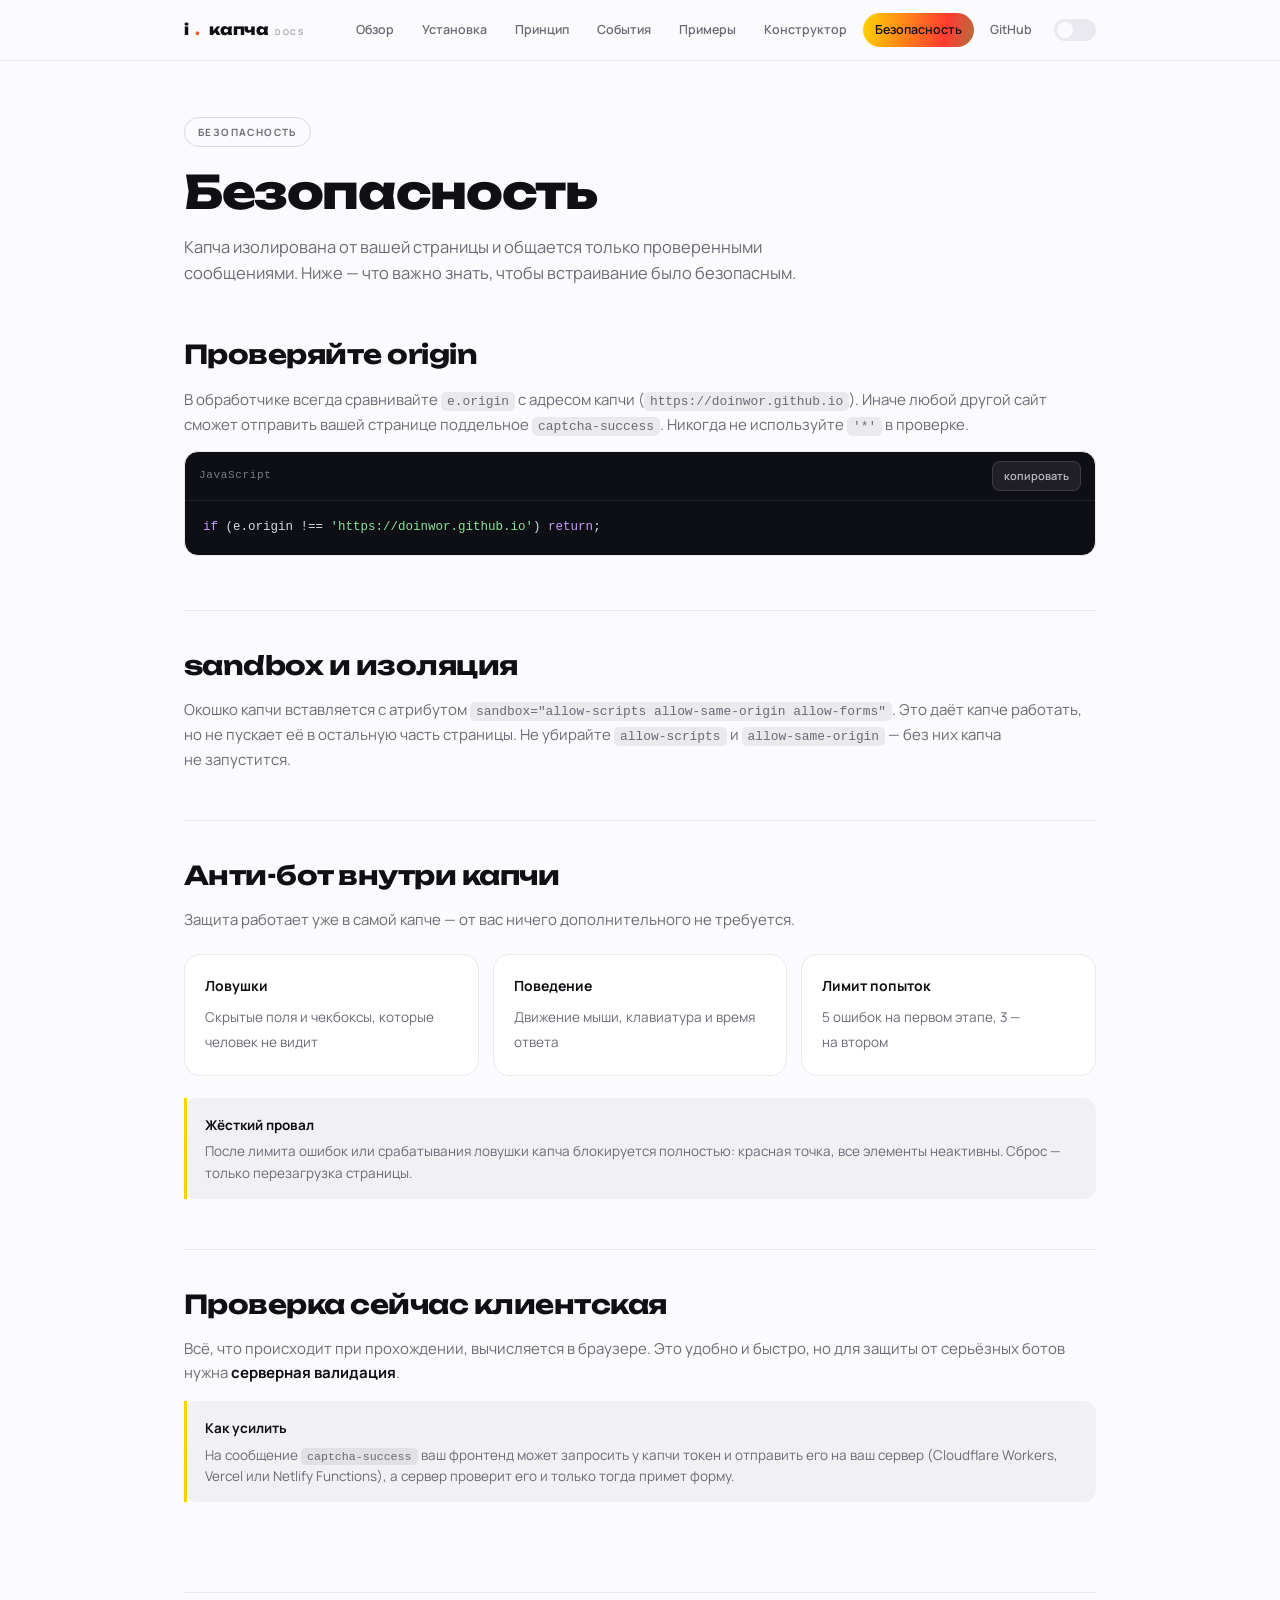
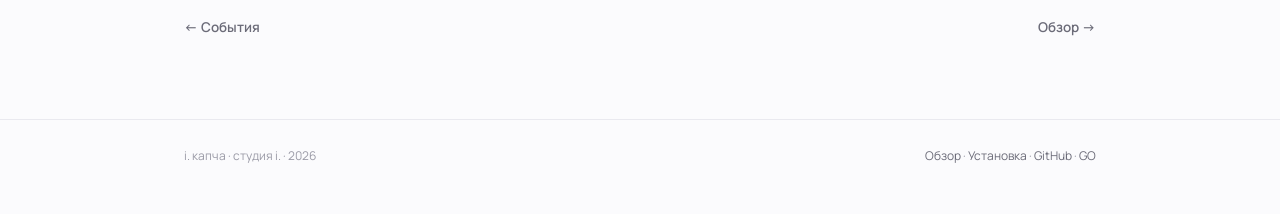
<file: security.html>
<!DOCTYPE html>
<html lang="ru">
<head>
  <meta charset="UTF-8">
  <meta name="viewport" content="width=device-width, initial-scale=1.0">
  <title>Безопасность — і. капча</title>
  <meta name="description" content="Проверка origin, sandbox, анти-бот защита и серверная валидация для капчи.">
  <script>try{var t=localStorage.getItem('cap-theme');if(t==='dark')document.documentElement.setAttribute('data-theme','dark');}catch(e){}</script>
  <link rel="preconnect" href="https://fonts.googleapis.com">
  <link rel="preconnect" href="https://fonts.gstatic.com" crossorigin>
  <link href="https://fonts.googleapis.com/css2?family=Manrope:wght@400;500;600;700;800&family=Unbounded:wght@500;700;800;900&display=swap" rel="stylesheet">
  <link rel="stylesheet" href="site.css">
</head>
<body>
  <header class="nav">
    <div class="nav__inner">
      <a class="brand" href="official.html">і<span class="tri-text">.</span>&nbsp;капча<span class="tag">docs</span></a>
      <nav class="nav__links">
        <a href="official.html">Обзор</a>
        <a href="install.html">Установка</a>
        <a href="how.html">Принцип</a>
        <a href="events.html">События</a>
        <a href="examples.html">Примеры</a>
        <a href="builder.html">Конструктор</a>
        <a href="security.html">Безопасность</a>
        <a class="nav__gh" href="https://github.com/Doinwor/captcha" target="_blank" rel="noopener">GitHub</a>
        <button class="theme-toggle" id="themeToggle" aria-label="Переключить тему"><span class="theme-toggle__knob"></span></button>
      </nav>
    </div>
  </header>

  <main>
    <div class="wrap">
      <span class="badge">безопасность</span>
      <h1>Безопасность</h1>
      <p class="lead">
        Капча изолирована от&nbsp;вашей страницы и&nbsp;общается только проверенными сообщениями.
        Ниже — что важно знать, чтобы встраивание было безопасным.
      </p>

      <section>
        <h2>Проверяйте origin</h2>
        <p>
          В&nbsp;обработчике всегда сравнивайте <code>e.origin</code> с&nbsp;адресом капчи
          (<code>https://doinwor.github.io</code>). Иначе любой другой сайт сможет отправить вашей странице
          поддельное <code>captcha-success</code>. Никогда не&nbsp;используйте <code>'*'</code> в&nbsp;проверке.
        </p>
        <div class="codeblock">
          <div class="codeblock__bar"><span class="codeblock__label">JavaScript</span><button class="copy-btn" type="button">копировать</button></div>
          <pre><code><span class="kw">if</span> (e.origin !== <span class="st">'https://doinwor.github.io'</span>) <span class="kw">return</span>;</code></pre>
        </div>
      </section>

      <section>
        <h2>sandbox и изоляция</h2>
        <p>
          Окошко капчи вставляется с&nbsp;атрибутом <code>sandbox="allow-scripts allow-same-origin allow-forms"</code>.
          Это даёт капче работать, но&nbsp;не&nbsp;пускает её в&nbsp;остальную часть страницы. Не&nbsp;убирайте
          <code>allow-scripts</code> и&nbsp;<code>allow-same-origin</code> — без них капча не&nbsp;запустится.
        </p>
      </section>

      <section>
        <h2>Анти-бот внутри капчи</h2>
        <p>Защита работает уже в&nbsp;самой капче — от&nbsp;вас ничего дополнительного не&nbsp;требуется.</p>
        <div class="grid grid--3">
          <div class="card"><b>Ловушки</b><span>Скрытые поля и&nbsp;чекбоксы, которые человек не&nbsp;видит</span></div>
          <div class="card"><b>Поведение</b><span>Движение мыши, клавиатура и&nbsp;время ответа</span></div>
          <div class="card"><b>Лимит попыток</b><span>5&nbsp;ошибок на&nbsp;первом этапе, 3&nbsp;— на&nbsp;втором</span></div>
        </div>
        <div class="callout" style="margin-top:22px">
          <b>Жёсткий провал</b>
          <p>После лимита ошибок или срабатывания ловушки капча блокируется полностью: красная точка, все элементы неактивны. Сброс — только перезагрузка страницы.</p>
        </div>
      </section>

      <section>
        <h2>Проверка сейчас клиентская</h2>
        <p>
          Всё, что происходит при прохождении, вычисляется в&nbsp;браузере. Это удобно и&nbsp;быстро,
          но&nbsp;для защиты от&nbsp;серьёзных ботов нужна <strong>серверная валидация</strong>.
        </p>
        <div class="callout">
          <b>Как усилить</b>
          <p>На&nbsp;сообщение <code>captcha-success</code> ваш фронтенд может запросить у&nbsp;капчи токен и&nbsp;отправить его на&nbsp;ваш сервер (Cloudflare Workers, Vercel или Netlify Functions), а&nbsp;сервер проверит его и&nbsp;только тогда примет форму.</p>
        </div>
      </section>

      <nav class="pager">
        <a href="events.html">← События</a>
        <a class="next" href="official.html">Обзор →</a>
      </nav>
    </div>
  </main>

  <footer class="site">
    <div class="wrap">
      <span>і.&nbsp;капча · студия і. · 2026</span>
      <span>
        <a href="official.html">Обзор</a> ·
        <a href="install.html">Установка</a> ·
        <a href="https://github.com/Doinwor/captcha" target="_blank" rel="noopener">GitHub</a> ·
        <a href="https://doinwor.github.io/go-ecosystem/" target="_blank" rel="noopener">GO</a>
      </span>
    </div>
  </footer>

  <script src="site.js"></script>
</body>
</html>
</file>
<file: site.css>
/* і. капча — официальный сайт. Общие стили. */

* { margin: 0; padding: 0; box-sizing: border-box; }

:root {
  --bg: #fbfbfd;
  --panel: #ffffff;
  --ink: #101014;
  --muted: #6b6b78;
  --dim: #9a9aa6;
  --line: #e9e9ef;
  --line-strong: #d8d8e0;
  --code-bg: #0e0e15;
  --code-ink: #d8d8e2;
  --tri1: #ffd400;
  --tri2: #ff3b30;
  --tri3: #34c759;
  --tri: linear-gradient(100deg, var(--tri1), var(--tri2), var(--tri3), var(--tri1));
  --ease: cubic-bezier(0.22, 1, 0.36, 1);
  --font: 'Manrope', -apple-system, BlinkMacSystemFont, 'Segoe UI', Roboto, Arial, sans-serif;
  --display: 'Unbounded', var(--font);
  --mono: ui-monospace, 'SF Mono', 'JetBrains Mono', Consolas, 'Liberation Mono', monospace;
}

[data-theme="dark"] {
  --bg: #08080d;
  --panel: #111119;
  --ink: #f1efe9;
  --muted: #9a9aa6;
  --dim: #6a6a76;
  --line: #21212b;
  --line-strong: #303040;
  --code-bg: #05050a;
  --code-ink: #d8d8e2;
}

html { scroll-behavior: smooth; -webkit-font-smoothing: antialiased; -moz-osx-font-smoothing: grayscale; }

body {
  font-family: var(--font);
  background: var(--bg);
  color: var(--ink);
  line-height: 1.6;
  transition: background 0.3s, color 0.3s;
}

a { color: inherit; }

::selection { background: var(--tri1); color: #101014; }

@keyframes triShimmer {
  0% { background-position: 0% 50%; }
  100% { background-position: 200% 50%; }
}

.tri-text {
  background: var(--tri);
  background-size: 220% 220%;
  -webkit-background-clip: text;
  background-clip: text;
  -webkit-text-fill-color: transparent;
  animation: triShimmer 7s linear infinite;
}

/* ── top navigation ── */
.nav {
  position: sticky;
  top: 0;
  z-index: 40;
  backdrop-filter: saturate(180%) blur(14px);
  background: color-mix(in srgb, var(--bg) 82%, transparent);
  border-bottom: 1px solid var(--line);
}

.nav__inner {
  max-width: 960px;
  margin: 0 auto;
  padding: 13px 24px;
  display: flex;
  align-items: center;
  gap: 18px;
}

.brand {
  font-family: var(--display);
  font-weight: 800;
  font-size: 15px;
  letter-spacing: -0.02em;
  text-decoration: none;
  white-space: nowrap;
  display: flex;
  align-items: baseline;
  gap: 6px;
}

.brand .tag {
  font-family: var(--font);
  font-weight: 600;
  font-size: 8px;
  letter-spacing: 0.24em;
  text-transform: uppercase;
  color: var(--dim);
  display: none;
}

@media (min-width: 520px) { .brand .tag { display: inline; } }

.nav__links { display: flex; gap: 4px; margin-left: auto; align-items: center; }

.nav__links a {
  font-size: 12.5px;
  font-weight: 600;
  color: var(--muted);
  text-decoration: none;
  padding: 7px 12px;
  border-radius: 100px;
  transition: color 0.2s, background 0.2s;
}

.nav__links a:hover { color: var(--ink); background: color-mix(in srgb, var(--ink) 6%, transparent); }

.nav__links a.active {
  color: #101014;
  background: var(--tri);
  background-size: 220% 220%;
  animation: triShimmer 7s linear infinite;
}

.nav__gh { color: var(--muted); }

@media (max-width: 700px) { .nav__links a:not(.active):not(.nav__gh) { display: none; } }

.theme-toggle {
  margin-left: 6px;
  background: var(--line);
  border: 0;
  cursor: pointer;
  padding: 0;
  border-radius: 100px;
  width: 42px;
  height: 22px;
  display: flex;
  align-items: center;
  flex-shrink: 0;
  transition: background 0.3s;
}

.theme-toggle__knob {
  width: 16px;
  height: 16px;
  border-radius: 50%;
  background: var(--bg);
  margin: 0 3px;
  transition: transform 0.3s, background 0.3s;
}

[data-theme="dark"] .theme-toggle__knob { transform: translateX(20px); }

/* ── layout ── */
.wrap { max-width: 960px; margin: 0 auto; padding: 0 24px; }

main { padding: 56px 0 40px; }

.eyebrow {
  font-size: 10.5px;
  font-weight: 700;
  letter-spacing: 0.24em;
  text-transform: uppercase;
  color: var(--dim);
  margin-bottom: 14px;
}

h1 {
  font-family: var(--display);
  font-size: clamp(28px, 5.4vw, 46px);
  font-weight: 800;
  letter-spacing: -0.03em;
  line-height: 1.1;
  margin-bottom: 16px;
}

h2 {
  font-family: var(--display);
  font-size: clamp(19px, 3vw, 26px);
  font-weight: 700;
  letter-spacing: -0.02em;
  margin-bottom: 12px;
}

h3 {
  font-family: var(--font);
  font-size: 15.5px;
  font-weight: 700;
  margin-bottom: 8px;
}

p { color: var(--muted); font-size: 15px; margin-bottom: 14px; }
p.lead { font-size: 16.5px; max-width: 620px; }
p strong, li strong { color: var(--ink); font-weight: 700; }

section { padding: 34px 0; }
section + section { border-top: 1px solid var(--line); }

ul.plain, ol.plain { color: var(--muted); font-size: 15px; padding-left: 22px; margin-bottom: 14px; }
ul.plain li, ol.plain li { margin-bottom: 6px; }

code {
  font-family: var(--mono);
  font-size: 0.86em;
  background: color-mix(in srgb, var(--ink) 7%, transparent);
  padding: 2px 6px;
  border-radius: 5px;
}

a.link {
  color: var(--ink);
  font-weight: 600;
  text-decoration: none;
  border-bottom: 1.5px solid var(--tri2);
  transition: border-color 0.2s;
}

a.link:hover { border-color: var(--tri3); }

/* ── buttons ── */
.btn {
  display: inline-flex;
  align-items: center;
  gap: 8px;
  font: inherit;
  font-size: 13.5px;
  font-weight: 700;
  padding: 12px 22px;
  border-radius: 100px;
  border: 1px solid var(--line-strong);
  background: var(--panel);
  color: var(--ink);
  text-decoration: none;
  cursor: pointer;
  transition: border-color 0.2s, transform 0.25s var(--ease), box-shadow 0.2s;
}

.btn:hover { transform: translateY(-2px); border-color: var(--dim); }

.btn--tri {
  border: none;
  color: #101014;
  background: var(--tri);
  background-size: 220% 220%;
  animation: triShimmer 7s linear infinite;
  box-shadow: 0 14px 34px -16px rgba(255, 59, 48, 0.6);
}

.btn-row { display: flex; flex-wrap: wrap; gap: 12px; margin-top: 6px; }

/* ── badges ── */
.badge {
  display: inline-block;
  font-family: var(--font);
  font-size: 10px;
  font-weight: 700;
  letter-spacing: 0.14em;
  text-transform: uppercase;
  padding: 6px 13px;
  border-radius: 100px;
  border: 1px solid var(--line-strong);
  color: var(--muted);
  margin-bottom: 20px;
}

/* ── cards ── */
.grid { display: grid; gap: 14px; margin-top: 22px; }
.grid--3 { grid-template-columns: repeat(3, 1fr); }
.grid--2 { grid-template-columns: repeat(2, 1fr); }

@media (max-width: 760px) { .grid--3 { grid-template-columns: 1fr 1fr; } }
@media (max-width: 520px) { .grid--3, .grid--2 { grid-template-columns: 1fr; } }

.card {
  border: 1px solid var(--line);
  border-radius: 16px;
  padding: 20px;
  background: var(--panel);
  transition: border-color 0.25s, transform 0.3s var(--ease);
}

.card:hover { border-color: var(--line-strong); transform: translateY(-3px); }
.card b { display: block; font-size: 14px; font-weight: 700; margin-bottom: 6px; }
.card span { font-size: 13.5px; color: var(--muted); }

/* nav cards */
.ncard {
  display: block;
  text-decoration: none;
  color: inherit;
  border: 1px solid var(--line);
  border-radius: 16px;
  padding: 20px 22px;
  background: var(--panel);
  transition: border-color 0.25s, transform 0.3s var(--ease);
}

.ncard:hover { border-color: var(--dim); transform: translateY(-3px); }
.ncard__t { font-family: var(--display); font-size: 15px; font-weight: 700; margin-bottom: 5px; }
.ncard__d { font-size: 13px; color: var(--muted); }
.ncard__arrow { font-family: var(--font); color: var(--dim); }

.ncard--tri {
  border: none;
  background: var(--tri);
  background-size: 220% 220%;
  animation: triShimmer 7s linear infinite;
  box-shadow: 0 18px 44px -26px rgba(255, 59, 48, 0.6);
}

.ncard--tri .ncard__t, .ncard--tri .ncard__d, .ncard--tri .ncard__arrow { color: #101014; }
.ncard--tri .ncard__d { opacity: 0.75; }

/* ── code blocks ── */
.codeblock {
  position: relative;
  margin: 14px 0 20px;
  background: var(--code-bg);
  border-radius: 14px;
  border: 1px solid var(--line);
  overflow: hidden;
}

.codeblock__bar {
  display: flex;
  align-items: center;
  justify-content: space-between;
  padding: 9px 14px;
  border-bottom: 1px solid rgba(255, 255, 255, 0.07);
}

.codeblock__label {
  font-family: var(--mono);
  font-size: 11px;
  letter-spacing: 0.06em;
  color: #7a7a8c;
}

.copy-btn {
  font: inherit;
  font-family: var(--font);
  font-size: 11px;
  font-weight: 600;
  color: #b9b9c6;
  background: rgba(255, 255, 255, 0.07);
  border: 1px solid rgba(255, 255, 255, 0.13);
  border-radius: 8px;
  padding: 5px 11px;
  cursor: pointer;
  transition: background 0.2s, color 0.2s;
}

.copy-btn:hover { background: rgba(255, 255, 255, 0.15); color: #fff; }

.codeblock pre {
  margin: 0;
  padding: 16px 18px;
  overflow-x: auto;
}

.codeblock code {
  font-family: var(--mono);
  font-size: 12.5px;
  line-height: 1.75;
  color: var(--code-ink);
  background: none;
  padding: 0;
  white-space: pre;
}

.codeblock .cm { color: #6b6b7b; }
.codeblock .tg { color: #ff8f80; }
.codeblock .at { color: #ffd479; }
.codeblock .st { color: #86e39a; }
.codeblock .kw { color: #c79bff; }

/* ── steps ── */
.step { position: relative; padding: 0 0 4px; margin-top: 30px; }
.step + .step { margin-top: 26px; padding-top: 26px; border-top: 1px dashed var(--line); }

.step__h { display: flex; align-items: center; gap: 12px; margin-bottom: 10px; }

.step__num {
  flex-shrink: 0;
  display: inline-flex;
  align-items: center;
  justify-content: center;
  width: 30px;
  height: 30px;
  border-radius: 50%;
  background: var(--tri);
  background-size: 220% 220%;
  animation: triShimmer 7s linear infinite;
  color: #101014;
  font-weight: 800;
  font-size: 13px;
}

.step__h h3 { margin: 0; }

/* ── callout ── */
.callout {
  margin: 16px 0;
  border-radius: 12px;
  padding: 14px 18px;
  background: color-mix(in srgb, var(--ink) 4%, transparent);
  border-left: 3px solid;
  border-image: var(--tri) 1;
}

.callout b { font-size: 13.5px; }
.callout p { font-size: 13.5px; margin: 4px 0 0; }

/* ── table ── */
.table { border: 1px solid var(--line); border-radius: 14px; overflow: hidden; margin-top: 18px; background: var(--panel); }

.table__row {
  display: grid;
  grid-template-columns: 230px 1fr;
  gap: 16px;
  padding: 15px 18px;
  border-bottom: 1px solid var(--line);
  font-size: 13.5px;
}

.table__row:last-child { border-bottom: none; }
.table__k { font-family: var(--mono); font-size: 12.5px; font-weight: 600; }
.table__v { color: var(--muted); }
.table__v code { font-size: 0.9em; }

@media (max-width: 620px) { .table__row { grid-template-columns: 1fr; gap: 4px; } }

/* ── pagination ── */
.pager { display: flex; justify-content: space-between; gap: 14px; margin-top: 40px; padding-top: 24px; border-top: 1px solid var(--line); }
.pager a { font-size: 13.5px; font-weight: 600; color: var(--muted); text-decoration: none; transition: color 0.2s; }
.pager a:hover { color: var(--ink); }
.pager .next { margin-left: auto; text-align: right; }

/* ── footer ── */
footer.site {
  border-top: 1px solid var(--line);
  margin-top: 40px;
  padding: 26px 0 48px;
  font-size: 12px;
  color: var(--dim);
}

footer.site .wrap { display: flex; justify-content: space-between; flex-wrap: wrap; gap: 12px; }
footer.site a { color: var(--muted); text-decoration: none; transition: color 0.2s; }
footer.site a:hover { color: var(--ink); }

/* ── форма-пример ── */
.form { max-width: 580px; margin-top: 26px; }

.field { margin-bottom: 22px; }

.field > label { display: block; font-size: 13.5px; font-weight: 700; margin-bottom: 9px; }
.field > label .hint { font-weight: 500; color: var(--dim); }

.input, .textarea, .select {
  width: 100%;
  font: inherit;
  font-size: 14px;
  color: var(--ink);
  background: var(--panel);
  border: 1px solid var(--line-strong);
  border-radius: 11px;
  padding: 11px 13px;
  transition: border-color 0.2s, box-shadow 0.2s;
}

.input:focus, .textarea:focus, .select:focus {
  outline: none;
  border-color: var(--tri2);
  box-shadow: 0 0 0 3px color-mix(in srgb, var(--tri2) 18%, transparent);
}

.textarea { resize: vertical; min-height: 86px; }

.opts { display: grid; gap: 8px; }

.opt {
  display: flex;
  align-items: center;
  gap: 10px;
  font-size: 14px;
  color: var(--muted);
  border: 1px solid var(--line);
  border-radius: 11px;
  padding: 11px 14px;
  cursor: pointer;
  transition: border-color 0.2s, background 0.2s, color 0.2s;
}

.opt:hover { border-color: var(--line-strong); }
.opt input { accent-color: var(--tri2); width: 16px; height: 16px; }
.opt:has(input:checked) {
  border-color: var(--tri2);
  background: color-mix(in srgb, var(--tri2) 6%, transparent);
  color: var(--ink);
}

/* капча прозрачная — не обрамляем её панелью, иначе вокруг плашки видно белый прямоугольник */
.captcha-slot { margin: 26px 0; }

.captcha-slot iframe {
  display: block;
  width: 100%;
  height: 180px;
  border: 0;
  background: transparent;
}

/* ── живые примеры (страница «Примеры») ──
   без рамки-«окошка»: капча лежит прямо на странице, высоту задаёт сам виджет */
.demo { margin: 16px 0 4px; }
.demo iframe { display: block; width: 100%; height: 180px; border: 0; background: transparent; }
.demo--dark { background: #0d0d14; padding: 16px; }
.demo__caption { font-size: 12.5px; color: var(--dim); margin-top: 10px; }
.demo__row { display: flex; align-items: center; gap: 14px; flex-wrap: wrap; margin-top: 14px; }

/* ── конструктор (страница «Конструктор») ── */
.builder { display: grid; grid-template-columns: minmax(0, 300px) minmax(0, 1fr); gap: 30px; align-items: start; margin: 26px 0 6px; }
@media (max-width: 720px) { .builder { grid-template-columns: 1fr; } }
.field { display: block; margin-bottom: 18px; }
.field > span { display: block; font-size: 11.5px; font-weight: 700; letter-spacing: 0.05em; text-transform: uppercase; color: var(--dim); margin-bottom: 8px; }
.field input[type="text"], .field input[type="number"] { width: 100%; font: inherit; font-size: 14.5px; color: var(--ink); background: var(--panel); border: 1px solid var(--line-strong); border-radius: 0; padding: 11px 13px; }
.field input[type="text"]:focus, .field input[type="number"]:focus { outline: none; border-color: var(--ink); }
.field--check { display: flex; align-items: center; gap: 10px; }
.field--check > span { margin: 0; text-transform: none; letter-spacing: 0; font-size: 14px; font-weight: 600; color: var(--ink); }
.field--check input { width: 18px; height: 18px; accent-color: #101014; }
.preview__frame { display: block; width: 100%; max-width: 100%; height: 180px; border: 0; background: transparent; }
.preview__row { margin-top: 16px; }
.preview__cap { font-size: 12.5px; color: var(--dim); margin-top: 10px; }

.form__foot { display: flex; align-items: center; gap: 14px; flex-wrap: wrap; margin-top: 22px; }
.form__note { font-size: 13px; color: var(--muted); }

.btn--tri:disabled {
  background: #dcdce2;
  color: #9a9aa3;
  cursor: not-allowed;
  box-shadow: none;
  animation: none;
  transform: none;
}

[data-theme="dark"] .btn--tri:disabled { background: #23232c; color: #5a5a66; }

.result {
  display: none;
  margin-top: 24px;
  border-radius: 14px;
  padding: 18px 20px;
  background: color-mix(in srgb, var(--tri3) 12%, transparent);
  border: 1px solid color-mix(in srgb, var(--tri3) 42%, transparent);
}

.result.show { display: block; }
.result b { font-size: 15px; }
.result p { margin: 5px 0 0; font-size: 14px; }

@media (prefers-reduced-motion: reduce) {
  *, *::before, *::after { animation: none !important; transition-duration: 0.001ms !important; }
  html { scroll-behavior: auto; }
}
</file>
